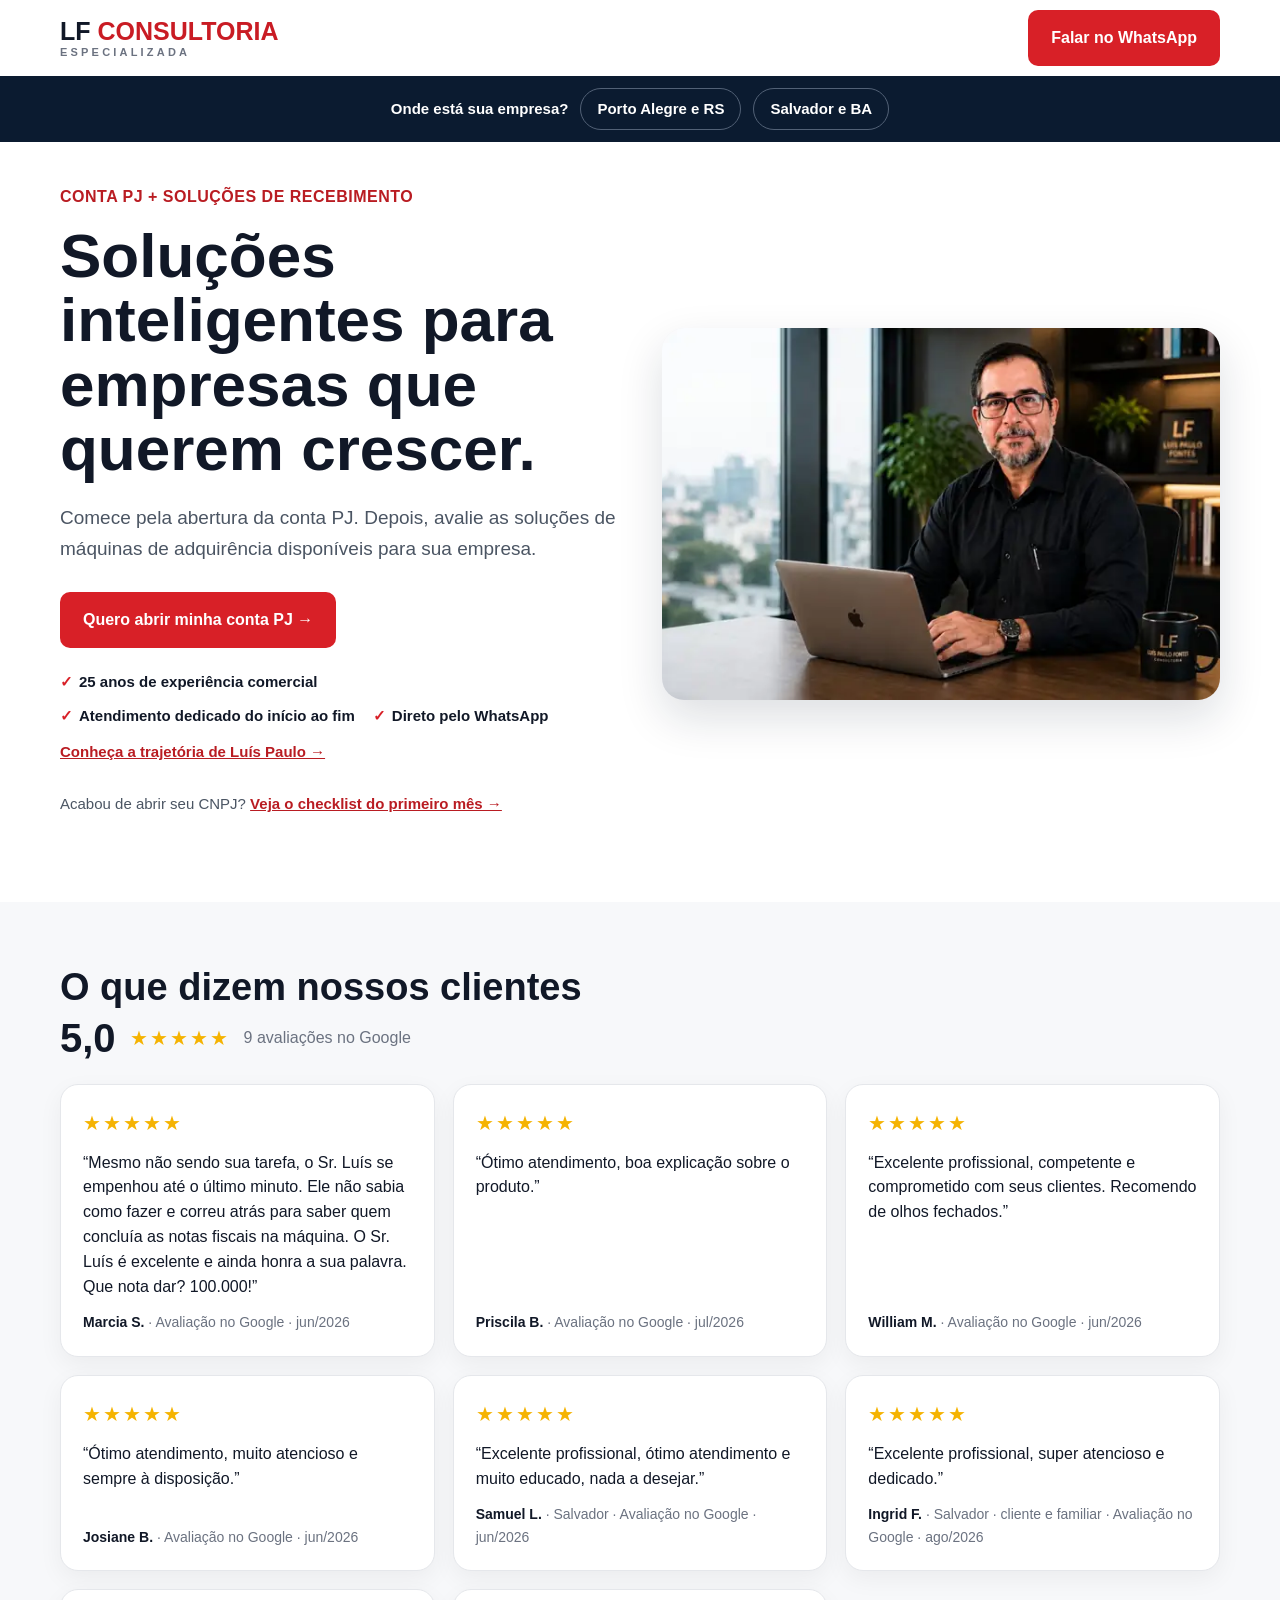
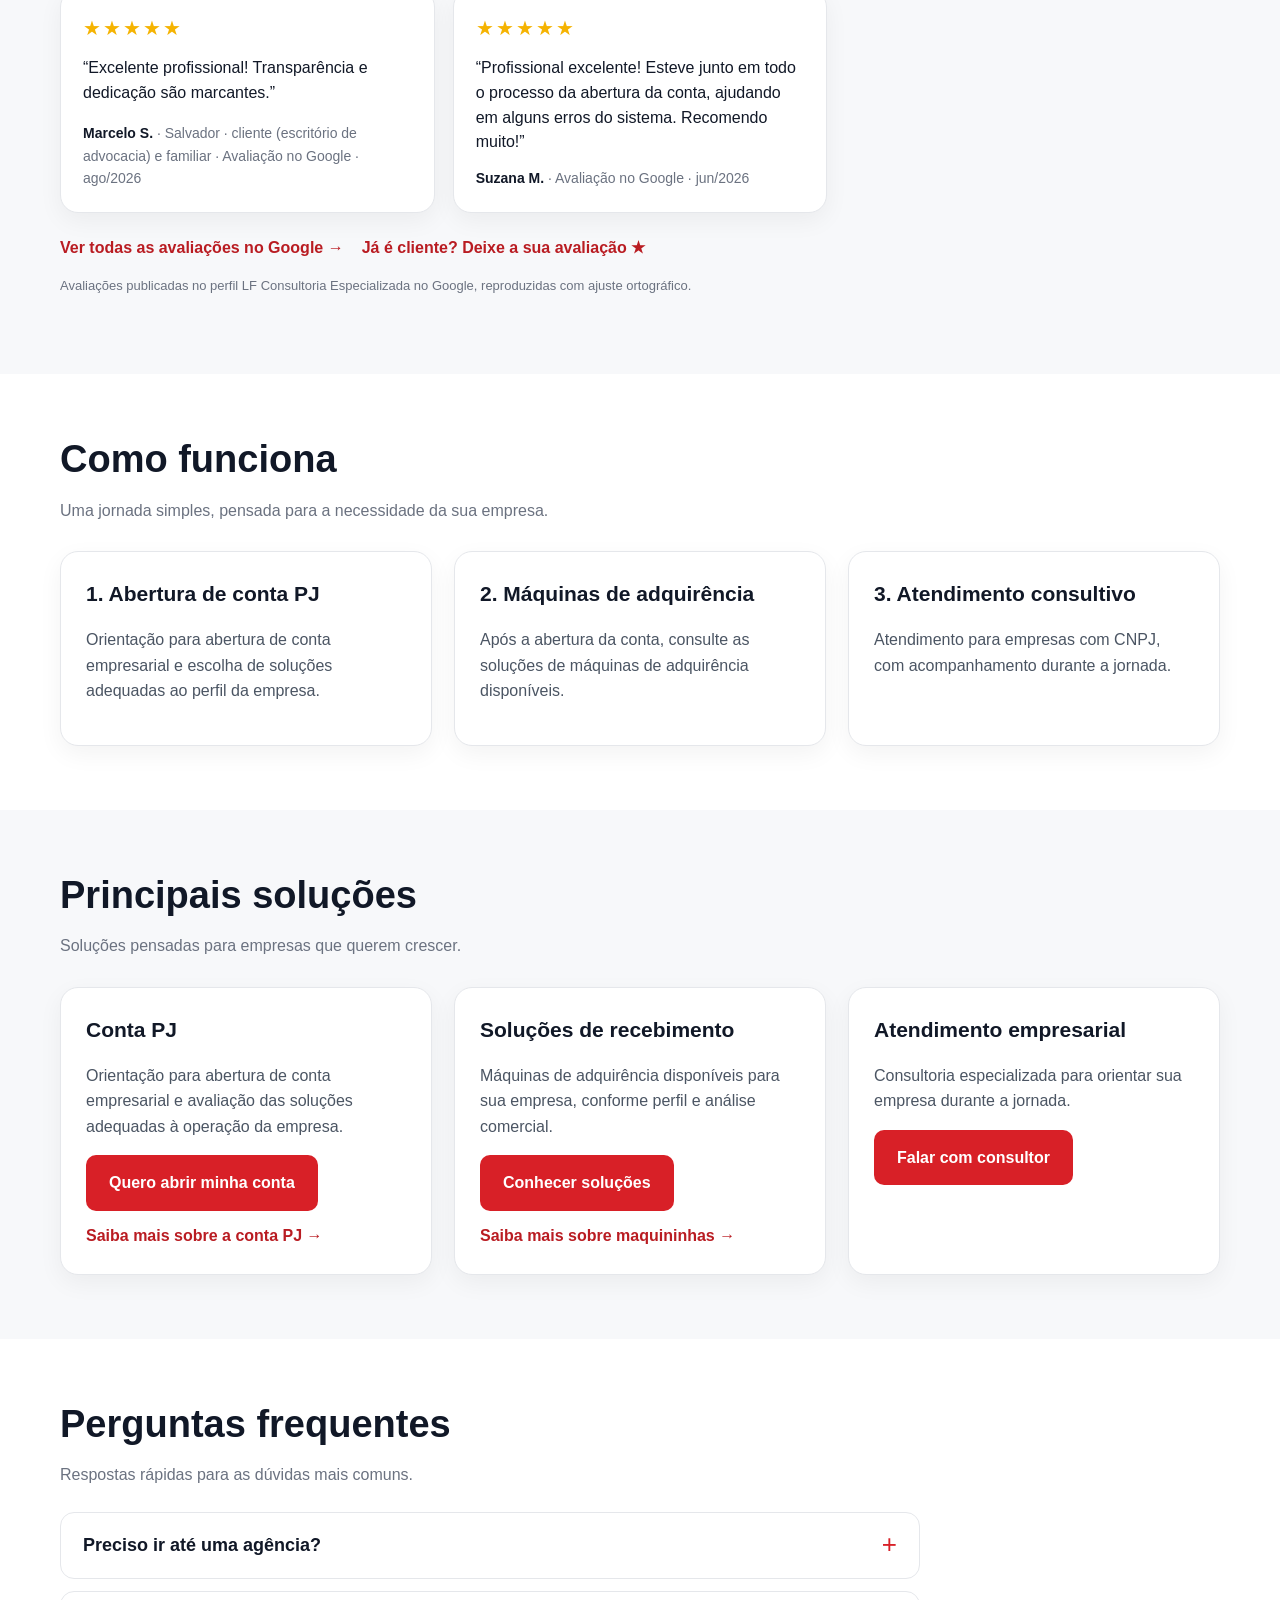
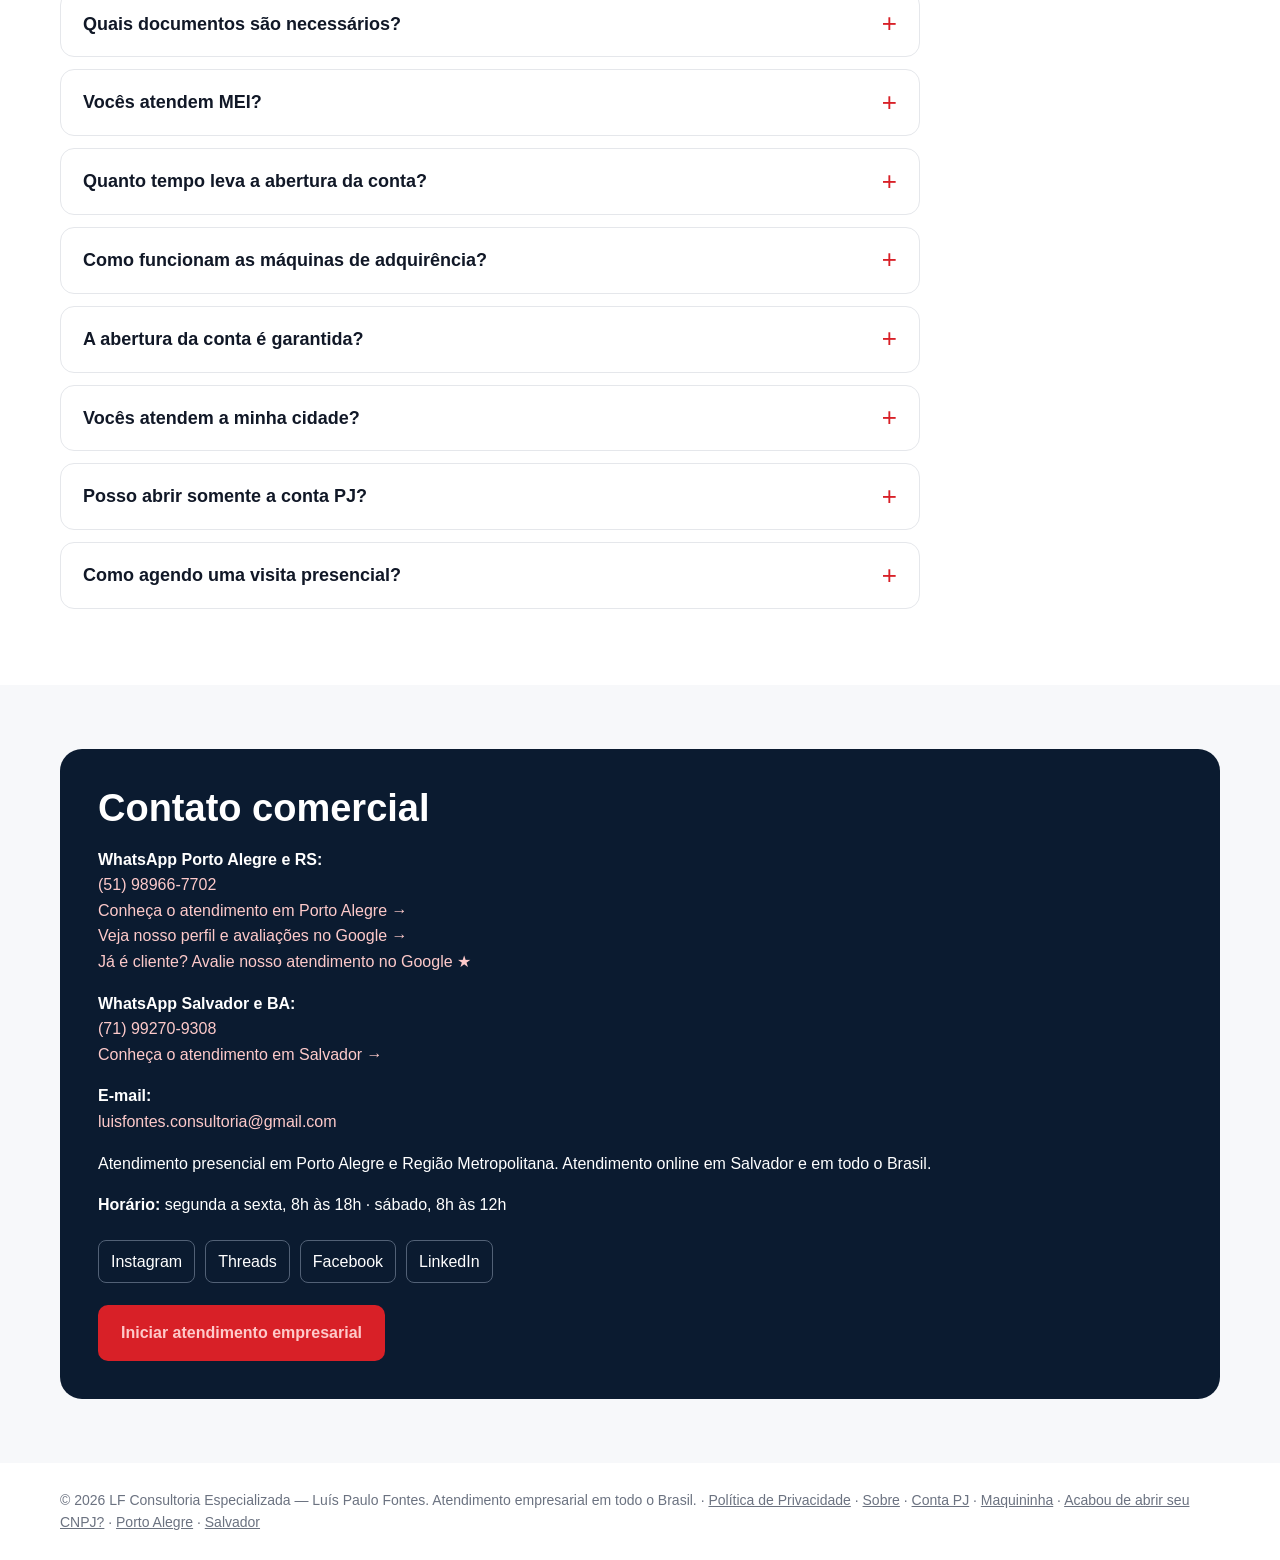
<file: index.html>
<!doctype html><html lang="pt-BR"><head><meta charset="utf-8"><meta name="viewport" content="width=device-width,initial-scale=1"><title>LF Consultoria Especializada | Conta PJ e Soluções de Recebimento</title><meta name="description" content="LF Consultoria Especializada — soluções empresariais, conta PJ e soluções de recebimento para empresas."><link rel="canonical" href="https://luisfontesconsultoria-hub.github.io/luisfontes.consultoria.github/"><meta name="theme-color" content="#0b1b30"><link rel="icon" href="data:image/svg+xml,%3Csvg%20xmlns%3D%22http%3A//www.w3.org/2000/svg%22%20viewBox%3D%220%200%2064%2064%22%3E%3Crect%20width%3D%2264%22%20height%3D%2264%22%20rx%3D%2212%22%20fill%3D%22%230b1b30%22/%3E%3Ctext%20x%3D%2232%22%20y%3D%2243%22%20font-family%3D%22Arial%2CHelvetica%2Csans-serif%22%20font-size%3D%2230%22%20font-weight%3D%22900%22%20text-anchor%3D%22middle%22%20fill%3D%22%23fff%22%3EL%3Ctspan%20fill%3D%22%23d82027%22%3EF%3C/tspan%3E%3C/text%3E%3C/svg%3E"><meta property="og:type" content="website"><meta property="og:locale" content="pt_BR"><meta property="og:site_name" content="LF Consultoria Especializada"><meta property="og:url" content="https://luisfontesconsultoria-hub.github.io/luisfontes.consultoria.github/"><meta property="og:title" content="LF Consultoria Especializada | Conta PJ e Soluções de Recebimento"><meta property="og:description" content="Abertura de conta PJ e soluções de recebimento para empresas. Atendimento em Porto Alegre, Salvador e online em todo o Brasil."><meta property="og:image" content="https://luisfontesconsultoria-hub.github.io/luisfontes.consultoria.github/og-image.jpg"><meta property="og:image:width" content="600"><meta property="og:image:height" content="400"><meta name="twitter:card" content="summary_large_image"><script type="application/ld+json">{"@context":"https://schema.org","@type":"FinancialService","@id":"https://luisfontesconsultoria-hub.github.io/luisfontes.consultoria.github/#empresa","name":"LF Consultoria Especializada","alternateName":["LF Consultoria","Luís Paulo Fontes Consultoria Especializada"],"description":"Orientação para abertura de conta PJ e soluções de recebimento para empresas.","url":"https://luisfontesconsultoria-hub.github.io/luisfontes.consultoria.github/","image":"https://luisfontesconsultoria-hub.github.io/luisfontes.consultoria.github/og-image.jpg","email":"luisfontes.consultoria@gmail.com","telephone":"+55-51-98966-7702","founder":{"@type":"Person","name":"Luís Paulo Fontes"},"areaServed":[{"@type":"City","name":"Porto Alegre"},{"@type":"AdministrativeArea","name":"Região Metropolitana de Porto Alegre"},{"@type":"City","name":"Salvador"},{"@type":"Country","name":"Brasil"}],"contactPoint":[{"@type":"ContactPoint","contactType":"sales","telephone":"+55-51-98966-7702","areaServed":"BR-RS","availableLanguage":"pt-BR"},{"@type":"ContactPoint","contactType":"sales","telephone":"+55-71-99270-9308","areaServed":"BR-BA","availableLanguage":"pt-BR"}],"openingHoursSpecification":[{"@type":"OpeningHoursSpecification","dayOfWeek":["Monday","Tuesday","Wednesday","Thursday","Friday"],"opens":"08:00","closes":"18:00"},{"@type":"OpeningHoursSpecification","dayOfWeek":"Saturday","opens":"08:00","closes":"12:00"}],"sameAs":["https://share.google/SbMFxW7CFNUa42hHd","https://www.instagram.com/luisfontes.consultoria","https://www.threads.com/@luisfontes.consultoria","https://www.facebook.com/share/1LJSUG6sh6/","https://www.linkedin.com/in/luis-paulo-fontes-da-silva-oliveira-146855129"],"hasMap":"https://share.google/SbMFxW7CFNUa42hHd"}</script><script async src="https://www.googletagmanager.com/gtag/js?id=AW-17752633586"></script><script>window.dataLayer=window.dataLayer||[];function gtag(){dataLayer.push(arguments)}gtag('js',new Date());gtag('config','AW-17752633586');function conv(){gtag('event','conversion',{send_to:'AW-17752633586/MYgbCPb__N4cEPLhjpFC',value:1,currency:'BRL'})}</script><style>*{box-sizing:border-box}body{margin:0;font-family:Arial,Helvetica,sans-serif;color:#111827;line-height:1.6}a{text-decoration:none}.wrap{width:min(1160px,calc(100% - 32px));margin:auto}header{height:76px;display:flex;align-items:center;justify-content:space-between}.brand{font-size:25px;font-weight:900}.brand span{color:#c91c24}.btn{display:inline-block;background:#d82027;color:#fff;font-weight:800;padding:15px 23px;border-radius:10px}.hero{padding:42px 0 58px}.hero-grid{display:grid;grid-template-columns:1fr 1fr;gap:44px;align-items:center}.tag{font-size:16px;font-weight:900;letter-spacing:.5px;color:#b91c22}.hero h1{font-size:clamp(40px,5vw,62px);line-height:1.04;margin:14px 0 22px}.hero p{font-size:19px;color:#4b5563;max-width:570px;margin-bottom:28px}.photo{overflow:hidden;border-radius:22px;background:#f3f4f6;box-shadow:0 18px 45px #0b1b3024}.photo img{display:block;width:100%;height:auto}.section{padding:64px 0}.alt{background:#f7f8fa}h2{font-size:38px;line-height:1.15;margin:0 0 8px}.muted{color:#6b7280}.cards{display:grid;grid-template-columns:repeat(3,1fr);gap:22px;margin-top:28px}.card{background:#fff;border:1px solid #e5e7eb;border-radius:18px;padding:25px;box-shadow:0 8px 24px #0000000d}.card h3{font-size:21px;margin:0 0 10px}.card p{color:#4b5563}.contact{background:#0b1b30;color:#fff;border-radius:22px;padding:38px}.contact h2{color:#fff}.contact a{color:#fecaca}.socials{display:flex;flex-wrap:wrap;gap:10px;margin:22px 0}.socials a{color:#fff;border:1px solid #526176;padding:8px 12px;border-radius:8px}.faq{max-width:860px;margin-top:24px}.faq details{border:1px solid #e5e7eb;border-radius:14px;background:#fff;margin:0 0 12px}.faq summary{cursor:pointer;list-style:none;padding:18px 52px 18px 22px;font-weight:800;font-size:18px;position:relative}.faq summary::-webkit-details-marker{display:none}.faq summary::after{content:"+";position:absolute;right:22px;top:50%;transform:translateY(-50%);font-size:26px;font-weight:400;color:#d82027}.faq details[open] summary::after{content:"−"}.faq summary:focus-visible{outline:3px solid #111827;outline-offset:2px;border-radius:14px}.faq details p{margin:0;padding:0 22px 20px;color:#4b5563}.cities{background:#0b1b30;color:#fff}.cities .wrap{display:flex;align-items:center;justify-content:center;gap:12px;flex-wrap:wrap;padding:12px 0}.cities .q{font-weight:800;font-size:15px}.cities a{display:inline-block;color:#fff;border:1px solid #526176;border-radius:999px;padding:8px 16px;font-weight:800;font-size:15px}.cities a:hover{border-color:#fff}.cities a.on{background:#d82027;border-color:#d82027}.cities a:focus-visible{outline:3px solid #fff;outline-offset:2px}@media(max-width:800px){.cities .wrap{gap:8px;padding:10px 0}.cities .q{width:100%;text-align:center;font-size:14px}.cities a{font-size:14px;padding:8px 14px}}.footer{padding:26px 0;color:#6b7280;font-size:14px}.footer a{color:#6b7280;text-decoration:underline}.wa-float{display:none}@media(max-width:800px){.wrap{width:min(100% - 26px,1160px)}header{height:68px}.brand{font-size:22px}header .btn{display:none}.hero{padding:25px 0 42px}.hero-grid,.cards{grid-template-columns:1fr}.hero h1{font-size:42px}.hero p{font-size:17px}.photo{order:-1}.wa-float{display:block;position:fixed;left:13px;right:13px;bottom:12px;z-index:50;text-align:center;box-shadow:0 10px 28px #0b1b3059;opacity:0;transform:translateY(16px);pointer-events:none;transition:opacity .25s,transform .25s}.wa-float.show{opacity:1;transform:none;pointer-events:auto}body{padding-bottom:78px}.section{padding:48px 0}h2{font-size:32px}}.brand{line-height:1.05}.brand small{display:block;font-size:11px;letter-spacing:3.2px;color:#6b7280;font-weight:800;margin-top:3px}.reviews-head{display:flex;align-items:center;gap:14px;flex-wrap:wrap;margin:8px 0 6px}.score{font-size:40px;font-weight:900;line-height:1}.stars{color:#f5b301;letter-spacing:2px;font-size:20px}.reviews{display:grid;grid-template-columns:repeat(3,1fr);gap:18px;margin-top:26px}.review{background:#fff;border:1px solid #e5e7eb;border-radius:18px;padding:22px;margin:0;display:flex;flex-direction:column;gap:12px;box-shadow:0 8px 24px #0000000d}.review blockquote{margin:0;color:#111827;font-size:16px;line-height:1.55}.review figcaption{margin-top:auto;color:#6b7280;font-size:14px}.review figcaption strong{color:#111827}.rv-links{margin-top:22px;display:flex;gap:18px;flex-wrap:wrap}.rv-links a{color:#b91c22;font-weight:800}@media(max-width:800px){.reviews{grid-template-columns:1fr}.score{font-size:34px}}.dif{list-style:none;padding:0;margin:22px 0 0;display:flex;flex-wrap:wrap;gap:10px 18px}.dif li{font-weight:700;font-size:15px;color:#111827}.dif li::before{content:"✓";color:#d82027;font-weight:900;margin-right:6px}</style></head><body><header class="wrap"><div class="brand">LF <span>CONSULTORIA</span><small>ESPECIALIZADA</small></div><a class="btn" href="https://wa.me/5551989667702?text=Ol%C3%A1%2C%20Lu%C3%ADs%20Paulo.%20Sou%20respons%C3%A1vel%20por%20uma%20empresa%20e%20vim%20pelo%20site." target="_blank" rel="noopener" onclick="conv()">Falar no WhatsApp</a></header><nav class="cities" aria-label="Escolha sua cidade"><div class="wrap"><span class="q">Onde está sua empresa?</span><a href="./porto-alegre/">Porto Alegre e RS</a><a href="./salvador/">Salvador e BA</a></div></nav><main><section class="hero"><div class="wrap hero-grid"><div><div class="tag">CONTA PJ + SOLUÇÕES DE RECEBIMENTO</div><h1>Soluções inteligentes para empresas que querem crescer.</h1><p>Comece pela abertura da conta PJ. Depois, avalie as soluções de máquinas de adquirência disponíveis para sua empresa.</p><a class="btn" href="https://wa.me/5551989667702?text=Ol%C3%A1%2C%20Lu%C3%ADs%20Paulo.%20Sou%20respons%C3%A1vel%20por%20uma%20empresa%20e%20quero%20conhecer%20a%20solu%C3%A7%C3%A3o%20de%20conta%20PJ." target="_blank" rel="noopener" onclick="conv()">Quero abrir minha conta PJ →</a><ul class="dif"><li>25 anos de experiência comercial</li><li>Atendimento dedicado do início ao fim</li><li>Direto pelo WhatsApp</li></ul><p class="alt2" style="margin-top:12px;font-size:15px"><a href="./sobre/" style="color:#b91c22;font-weight:800;text-decoration:underline">Conheça a trajetória de Luís Paulo →</a></p><p class="alt2" style="margin-top:14px;font-size:15px">Acabou de abrir seu CNPJ? <a href="./cnpj-novo/" style="color:#b91c22;font-weight:800;text-decoration:underline">Veja o checklist do primeiro mês →</a></p></div><div class="photo"><img src="[data-uri]" alt="Luís Paulo Fontes em atendimento empresarial" fetchpriority="high"></div></div></section><section class="section alt" id="avaliacoes"><div class="wrap"><h2>O que dizem nossos clientes</h2><div class="reviews-head"><span class="score">5,0</span><span class="stars" aria-label="Nota 5 de 5">★★★★★</span><span class="muted">9 avaliações no Google</span></div><div class="reviews"><figure class="review"><div class="stars" aria-label="5 de 5 estrelas">★★★★★</div><blockquote>“Mesmo não sendo sua tarefa, o Sr. Luís se empenhou até o último minuto. Ele não sabia como fazer e correu atrás para saber quem concluía as notas fiscais na máquina. O Sr. Luís é excelente e ainda honra a sua palavra. Que nota dar? 100.000!”</blockquote><figcaption><strong>Marcia S.</strong> · Avaliação no Google · jun/2026</figcaption></figure><figure class="review"><div class="stars" aria-label="5 de 5 estrelas">★★★★★</div><blockquote>“Ótimo atendimento, boa explicação sobre o produto.”</blockquote><figcaption><strong>Priscila B.</strong> · Avaliação no Google · jul/2026</figcaption></figure><figure class="review"><div class="stars" aria-label="5 de 5 estrelas">★★★★★</div><blockquote>“Excelente profissional, competente e comprometido com seus clientes. Recomendo de olhos fechados.”</blockquote><figcaption><strong>William M.</strong> · Avaliação no Google · jun/2026</figcaption></figure><figure class="review"><div class="stars" aria-label="5 de 5 estrelas">★★★★★</div><blockquote>“Ótimo atendimento, muito atencioso e sempre à disposição.”</blockquote><figcaption><strong>Josiane B.</strong> · Avaliação no Google · jun/2026</figcaption></figure><figure class="review"><div class="stars" aria-label="5 de 5 estrelas">★★★★★</div><blockquote>“Excelente profissional, ótimo atendimento e muito educado, nada a desejar.”</blockquote><figcaption><strong>Samuel L.</strong> · Salvador · Avaliação no Google · jun/2026</figcaption></figure><figure class="review"><div class="stars" aria-label="5 de 5 estrelas">★★★★★</div><blockquote>“Excelente profissional, super atencioso e dedicado.”</blockquote><figcaption><strong>Ingrid F.</strong> · Salvador · cliente e familiar · Avaliação no Google · ago/2026</figcaption></figure><figure class="review"><div class="stars" aria-label="5 de 5 estrelas">★★★★★</div><blockquote>“Excelente profissional! Transparência e dedicação são marcantes.”</blockquote><figcaption><strong>Marcelo S.</strong> · Salvador · cliente (escritório de advocacia) e familiar · Avaliação no Google · ago/2026</figcaption></figure><figure class="review"><div class="stars" aria-label="5 de 5 estrelas">★★★★★</div><blockquote>“Profissional excelente! Esteve junto em todo o processo da abertura da conta, ajudando em alguns erros do sistema. Recomendo muito!”</blockquote><figcaption><strong>Suzana M.</strong> · Avaliação no Google · jun/2026</figcaption></figure></div><p class="rv-links"><a href="https://share.google/SbMFxW7CFNUa42hHd" target="_blank" rel="noopener">Ver todas as avaliações no Google →</a><a href="https://g.page/r/CeIYzFSqn0NKEBM/review" target="_blank" rel="noopener">Já é cliente? Deixe a sua avaliação ★</a></p><p class="muted" style="font-size:13px;margin-top:6px">Avaliações publicadas no perfil LF Consultoria Especializada no Google, reproduzidas com ajuste ortográfico.</p></div></section><section class="section"><div class="wrap"><h2>Como funciona</h2><p class="muted">Uma jornada simples, pensada para a necessidade da sua empresa.</p><div class="cards"><article class="card"><h3>1. Abertura de conta PJ</h3><p>Orientação para abertura de conta empresarial e escolha de soluções adequadas ao perfil da empresa.</p></article><article class="card"><h3>2. Máquinas de adquirência</h3><p>Após a abertura da conta, consulte as soluções de máquinas de adquirência disponíveis.</p></article><article class="card"><h3>3. Atendimento consultivo</h3><p>Atendimento para empresas com CNPJ, com acompanhamento durante a jornada.</p></article></div></div></section><section class="section alt"><div class="wrap"><h2>Principais soluções</h2><p class="muted">Soluções pensadas para empresas que querem crescer.</p><div class="cards"><article class="card"><h3>Conta PJ</h3><p>Orientação para abertura de conta empresarial e avaliação das soluções adequadas à operação da empresa.</p><a class="btn" href="https://wa.me/5551989667702?text=Ol%C3%A1%2C%20Lu%C3%ADs%20Paulo.%20Quero%20abrir%20minha%20conta%20PJ." target="_blank" rel="noopener" onclick="conv()">Quero abrir minha conta</a><p style="margin:12px 0 0"><a href="./conta-pj/" style="color:#b91c22;font-weight:800">Saiba mais sobre a conta PJ →</a></p></article><article class="card"><h3>Soluções de recebimento</h3><p>Máquinas de adquirência disponíveis para sua empresa, conforme perfil e análise comercial.</p><a class="btn" href="https://wa.me/5551989667702?text=Ol%C3%A1%2C%20Lu%C3%ADs%20Paulo.%20Quero%20conhecer%20as%20solu%C3%A7%C3%B5es%20de%20recebimento." target="_blank" rel="noopener" onclick="conv()">Conhecer soluções</a><p style="margin:12px 0 0"><a href="./maquininha/" style="color:#b91c22;font-weight:800">Saiba mais sobre maquininhas →</a></p></article><article class="card"><h3>Atendimento empresarial</h3><p>Consultoria especializada para orientar sua empresa durante a jornada.</p><a class="btn" href="https://wa.me/5551989667702?text=Ol%C3%A1%2C%20Lu%C3%ADs%20Paulo.%20Quero%20falar%20sobre%20minha%20empresa." target="_blank" rel="noopener" onclick="conv()">Falar com consultor</a></article></div></div></section><section class="section" id="perguntas"><div class="wrap"><h2>Perguntas frequentes</h2><p class="muted">Respostas rápidas para as dúvidas mais comuns.</p><div class="faq"><details><summary>Preciso ir até uma agência?</summary><p>O atendimento começa pelo WhatsApp e boa parte da jornada pode ser feita a distância. Se alguma etapa exigir atendimento presencial, você é avisado com antecedência.</p></details><details><summary>Quais documentos são necessários?</summary><p>Depende do tipo de empresa (ME, LTDA, entre outros). No primeiro contato, você recebe a lista exata de documentos para o seu caso.</p></details><details><summary>Vocês atendem MEI?</summary><p>No momento, não. O atendimento é voltado a empresas que não são MEI. Se a sua empresa é ME, LTDA ou de outra natureza jurídica, fale com a gente.</p></details><details><summary>Quanto tempo leva a abertura da conta?</summary><p>O prazo varia conforme a documentação e a análise da instituição financeira. Você acompanha cada etapa com o seu consultor.</p></details><details><summary>Como funcionam as máquinas de adquirência?</summary><p>As soluções de recebimento são apresentadas após a abertura da conta PJ, conforme o perfil da empresa e a análise comercial.</p></details><details><summary>A abertura da conta é garantida?</summary><p>Não. A abertura de conta e a contratação de soluções dependem da análise e das políticas da instituição financeira. Nosso papel é orientar e acompanhar todo o processo.</p></details><details><summary>Vocês atendem a minha cidade?</summary><p>Atendimento presencial em Porto Alegre e Região Metropolitana. Em Salvador, atendimento online e visitas presenciais a partir de janeiro. No restante do Brasil, o atendimento é online.</p></details><details><summary>Posso abrir somente a conta PJ?</summary><p>Sim. A maquininha é uma opção apresentada depois da abertura da conta, quando fizer sentido para a sua empresa. Você pode seguir apenas com a conta.</p></details><details><summary>Como agendo uma visita presencial?</summary><p>Envie pelo WhatsApp a sua cidade e uma sugestão de dia e horário. Há visitas presenciais em Porto Alegre e Região Metropolitana; em Salvador, a partir de janeiro. A visita fica marcada após a confirmação da agenda.</p></details></div></div></section><section class="section alt"><div class="wrap"><div class="contact"><h2>Contato comercial</h2><p><strong>WhatsApp Porto Alegre e RS:</strong><br><a href="https://wa.me/5551989667702" target="_blank" rel="noopener" onclick="conv()">(51) 98966-7702</a><br><a href="./porto-alegre/">Conheça o atendimento em Porto Alegre →</a><br><a href="https://share.google/SbMFxW7CFNUa42hHd" target="_blank" rel="noopener">Veja nosso perfil e avaliações no Google →</a><br><a href="https://g.page/r/CeIYzFSqn0NKEBM/review" target="_blank" rel="noopener">Já é cliente? Avalie nosso atendimento no Google ★</a></p><p><strong>WhatsApp Salvador e BA:</strong><br><a href="https://wa.me/5571992709308?text=Ol%C3%A1%2C%20Lu%C3%ADs%20Paulo.%20Sou%20de%20Salvador%20e%20quero%20falar%20sobre%20minha%20empresa." target="_blank" rel="noopener" onclick="conv()">(71) 99270-9308</a><br><a href="./salvador/">Conheça o atendimento em Salvador →</a></p><p><strong>E-mail:</strong><br><a href="mailto:luisfontes.consultoria@gmail.com">luisfontes.consultoria@gmail.com</a></p><p>Atendimento presencial em Porto Alegre e Região Metropolitana. Atendimento online em Salvador e em todo o Brasil.</p><p><strong>Horário:</strong> segunda a sexta, 8h às 18h · sábado, 8h às 12h</p><div class="socials"><a href="https://www.instagram.com/luisfontes.consultoria" target="_blank" rel="noopener">Instagram</a><a href="https://www.threads.com/@luisfontes.consultoria" target="_blank" rel="noopener">Threads</a><a href="https://www.facebook.com/share/1LJSUG6sh6/" target="_blank" rel="noopener">Facebook</a><a href="https://www.linkedin.com/in/luis-paulo-fontes-da-silva-oliveira-146855129" target="_blank" rel="noopener">LinkedIn</a></div><a class="btn" href="https://wa.me/5551989667702?text=Ol%C3%A1%2C%20Lu%C3%ADs%20Paulo.%20Quero%20iniciar%20meu%20atendimento%20empresarial." target="_blank" rel="noopener" onclick="conv()">Iniciar atendimento empresarial</a></div></div></section></main><footer class="wrap footer">© 2026 LF Consultoria Especializada — Luís Paulo Fontes. Atendimento empresarial em todo o Brasil. · <a href="./privacidade.html">Política de Privacidade</a> · <a href="./sobre/">Sobre</a> · <a href="./conta-pj/">Conta PJ</a> · <a href="./maquininha/">Maquininha</a> · <a href="./cnpj-novo/">Acabou de abrir seu CNPJ?</a> · <a href="./porto-alegre/">Porto Alegre</a> · <a href="./salvador/">Salvador</a></footer><a class="btn wa-float" href="https://wa.me/5551989667702?text=Ol%C3%A1%2C%20Lu%C3%ADs%20Paulo.%20Sou%20respons%C3%A1vel%20por%20uma%20empresa%20e%20vim%20pelo%20site." target="_blank" rel="noopener" onclick="conv()">Falar no WhatsApp</a><script>(function(){var f=document.querySelector(".wa-float");if(!f)return;function u(){f.classList.toggle("show",window.scrollY>520)}window.addEventListener("scroll",u,{passive:true});u()})();</script><script src="./sdr-bridge.js" defer></script></body></html>
</file>
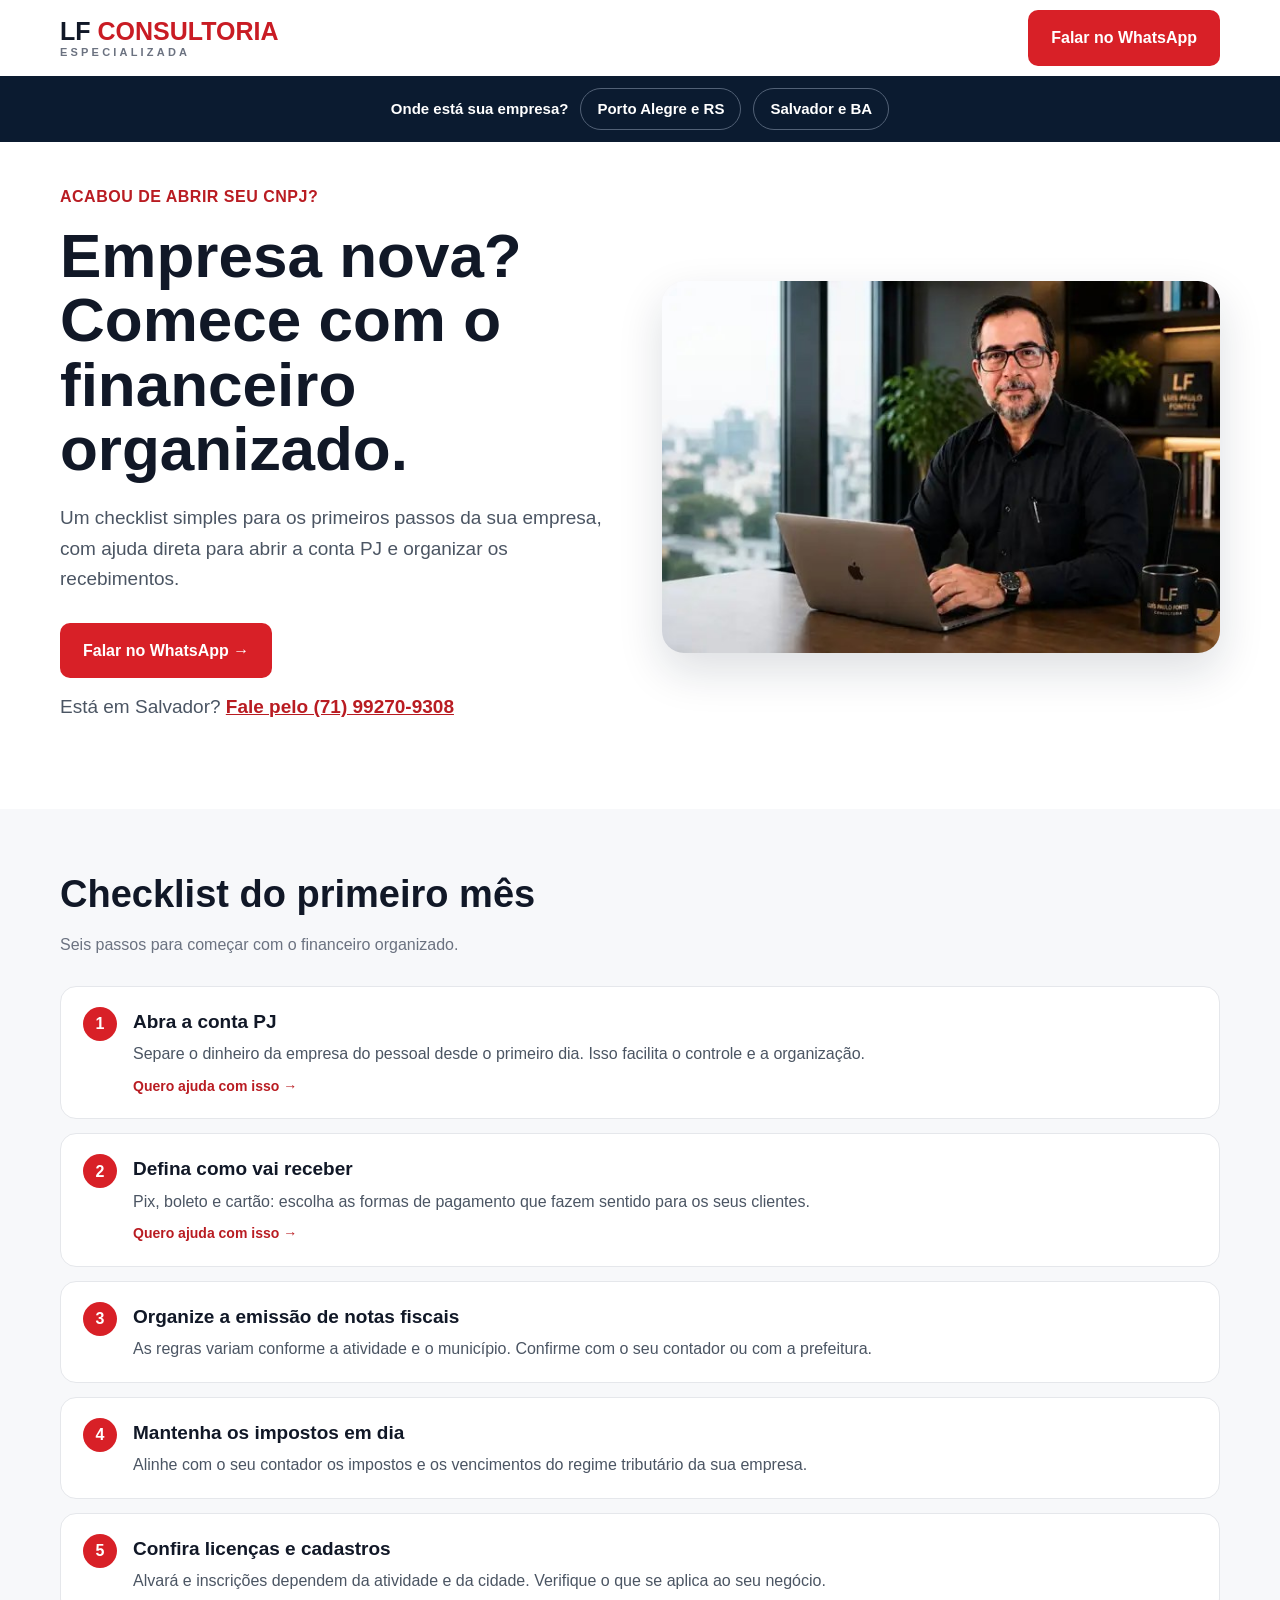
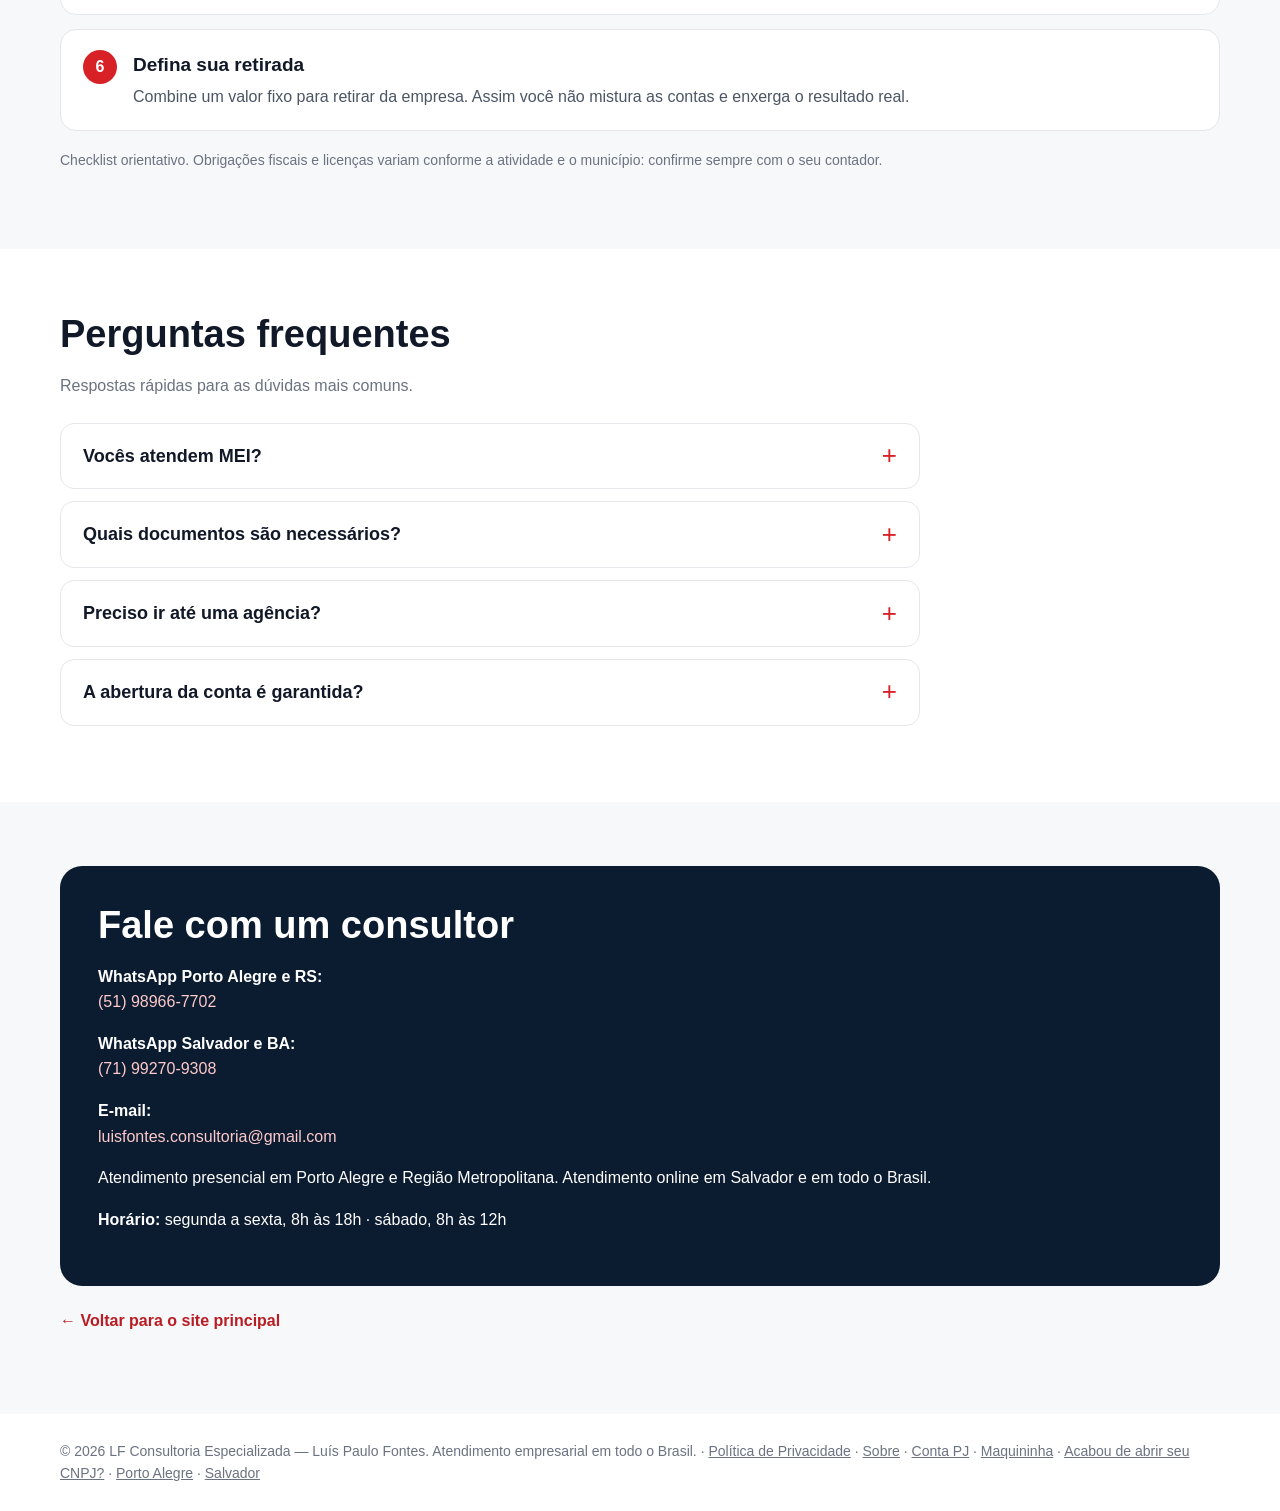
<file: cnpj-novo/index.html>
<!doctype html><html lang="pt-BR"><head><meta charset="utf-8"><meta name="viewport" content="width=device-width,initial-scale=1"><title>Acabou de abrir seu CNPJ? | LF Consultoria Especializada</title><meta name="description" content="Checklist do primeiro mês para empresas recém-abertas e ajuda direta com conta PJ e soluções de recebimento. Porto Alegre, Salvador e online."><link rel="canonical" href="https://luisfontesconsultoria-hub.github.io/luisfontes.consultoria.github/cnpj-novo/"><meta name="theme-color" content="#0b1b30"><link rel="icon" href="data:image/svg+xml,%3Csvg%20xmlns%3D%22http%3A//www.w3.org/2000/svg%22%20viewBox%3D%220%200%2064%2064%22%3E%3Crect%20width%3D%2264%22%20height%3D%2264%22%20rx%3D%2212%22%20fill%3D%22%230b1b30%22/%3E%3Ctext%20x%3D%2232%22%20y%3D%2243%22%20font-family%3D%22Arial%2CHelvetica%2Csans-serif%22%20font-size%3D%2230%22%20font-weight%3D%22900%22%20text-anchor%3D%22middle%22%20fill%3D%22%23fff%22%3EL%3Ctspan%20fill%3D%22%23d82027%22%3EF%3C/tspan%3E%3C/text%3E%3C/svg%3E"><meta property="og:type" content="website"><meta property="og:locale" content="pt_BR"><meta property="og:site_name" content="LF Consultoria Especializada"><meta property="og:url" content="https://luisfontesconsultoria-hub.github.io/luisfontes.consultoria.github/cnpj-novo/"><meta property="og:title" content="Acabou de abrir seu CNPJ? | LF Consultoria Especializada"><meta property="og:description" content="Checklist do primeiro mês para empresas recém-abertas e ajuda direta com conta PJ e soluções de recebimento. Porto Alegre, Salvador e online."><meta property="og:image" content="https://luisfontesconsultoria-hub.github.io/luisfontes.consultoria.github/og-image.jpg"><meta property="og:image:width" content="600"><meta property="og:image:height" content="400"><meta name="twitter:card" content="summary_large_image"><script type="application/ld+json">{"@context":"https://schema.org","@type":"WebPage","name":"Acabou de abrir seu CNPJ? | LF Consultoria Especializada","url":"https://luisfontesconsultoria-hub.github.io/luisfontes.consultoria.github/cnpj-novo/","about":{"@id":"https://luisfontesconsultoria-hub.github.io/luisfontes.consultoria.github/#empresa"},"inLanguage":"pt-BR"}</script><script async src="https://www.googletagmanager.com/gtag/js?id=AW-17752633586"></script><script>window.dataLayer=window.dataLayer||[];function gtag(){dataLayer.push(arguments)}gtag('js',new Date());gtag('config','AW-17752633586');function conv(){gtag('event','conversion',{send_to:'AW-17752633586/MYgbCPb__N4cEPLhjpFC',value:1,currency:'BRL'})}</script><style>*{box-sizing:border-box}body{margin:0;font-family:Arial,Helvetica,sans-serif;color:#111827;line-height:1.6}a{text-decoration:none}.wrap{width:min(1160px,calc(100% - 32px));margin:auto}header{height:76px;display:flex;align-items:center;justify-content:space-between}.brand{font-size:25px;font-weight:900}.brand span{color:#c91c24}.btn{display:inline-block;background:#d82027;color:#fff;font-weight:800;padding:15px 23px;border-radius:10px}.hero{padding:42px 0 58px}.hero-grid{display:grid;grid-template-columns:1fr 1fr;gap:44px;align-items:center}.tag{font-size:16px;font-weight:900;letter-spacing:.5px;color:#b91c22}.hero h1{font-size:clamp(40px,5vw,62px);line-height:1.04;margin:14px 0 22px}.hero p{font-size:19px;color:#4b5563;max-width:570px;margin-bottom:28px}.photo{overflow:hidden;border-radius:22px;background:#f3f4f6;box-shadow:0 18px 45px #0b1b3024}.photo img{display:block;width:100%;height:auto;aspect-ratio:3/2;object-fit:cover}.section{padding:64px 0}.alt{background:#f7f8fa}h2{font-size:38px;line-height:1.15;margin:0 0 8px}.muted{color:#6b7280}.cards{display:grid;grid-template-columns:repeat(3,1fr);gap:22px;margin-top:28px}.card{background:#fff;border:1px solid #e5e7eb;border-radius:18px;padding:25px;box-shadow:0 8px 24px #0000000d}.card h3{font-size:21px;margin:0 0 10px}.card p{color:#4b5563}.contact{background:#0b1b30;color:#fff;border-radius:22px;padding:38px}.contact h2{color:#fff}.contact a{color:#fecaca}.socials{display:flex;flex-wrap:wrap;gap:10px;margin:22px 0}.socials a{color:#fff;border:1px solid #526176;padding:8px 12px;border-radius:8px}.faq{max-width:860px;margin-top:24px}.faq details{border:1px solid #e5e7eb;border-radius:14px;background:#fff;margin:0 0 12px}.faq summary{cursor:pointer;list-style:none;padding:18px 52px 18px 22px;font-weight:800;font-size:18px;position:relative}.faq summary::-webkit-details-marker{display:none}.faq summary::after{content:"+";position:absolute;right:22px;top:50%;transform:translateY(-50%);font-size:26px;font-weight:400;color:#d82027}.faq details[open] summary::after{content:"−"}.faq summary:focus-visible{outline:3px solid #111827;outline-offset:2px;border-radius:14px}.faq details p{margin:0;padding:0 22px 20px;color:#4b5563}.cities{background:#0b1b30;color:#fff}.cities .wrap{display:flex;align-items:center;justify-content:center;gap:12px;flex-wrap:wrap;padding:12px 0}.cities .q{font-weight:800;font-size:15px}.cities a{display:inline-block;color:#fff;border:1px solid #526176;border-radius:999px;padding:8px 16px;font-weight:800;font-size:15px}.cities a:hover{border-color:#fff}.cities a.on{background:#d82027;border-color:#d82027}.cities a:focus-visible{outline:3px solid #fff;outline-offset:2px}@media(max-width:800px){.cities .wrap{gap:8px;padding:10px 0}.cities .q{width:100%;text-align:center;font-size:14px}.cities a{font-size:14px;padding:8px 14px}}.footer{padding:26px 0;color:#6b7280;font-size:14px}.footer a{color:#6b7280;text-decoration:underline}.wa-float{display:none}@media(max-width:800px){.wrap{width:min(100% - 26px,1160px)}header{height:68px}.brand{font-size:22px}header .btn{display:none}.hero{padding:25px 0 42px}.hero-grid,.cards{grid-template-columns:1fr}.hero h1{font-size:42px}.hero p{font-size:17px}.photo{order:-1}.wa-float{display:block;position:fixed;left:13px;right:13px;bottom:12px;z-index:50;text-align:center;box-shadow:0 10px 28px #0b1b3059;opacity:0;transform:translateY(16px);pointer-events:none;transition:opacity .25s,transform .25s}.wa-float.show{opacity:1;transform:none;pointer-events:auto}body{padding-bottom:78px}.section{padding:48px 0}h2{font-size:32px}}.check{list-style:none;padding:0;margin:28px 0 0;display:grid;gap:14px;counter-reset:c}.check li{counter-increment:c;background:#fff;border:1px solid #e5e7eb;border-radius:16px;padding:20px 22px 20px 72px;position:relative}.check li::before{content:counter(c);position:absolute;left:22px;top:20px;width:34px;height:34px;border-radius:50%;background:#d82027;color:#fff;font-weight:900;display:flex;align-items:center;justify-content:center}.check h3{margin:0 0 4px;font-size:19px}.check p{margin:0;color:#4b5563}.check .help{display:inline-block;margin-top:8px;font-weight:800;color:#b91c22;font-size:14px}.note{font-size:14px;color:#6b7280;margin-top:18px}.alt2{margin-top:14px;font-size:15px}.alt2 a{color:#b91c22;font-weight:800;text-decoration:underline}.back{color:#b91c22;font-weight:700}.cards4{grid-template-columns:repeat(4,1fr)}@media(max-width:800px){.cards4{grid-template-columns:1fr}.check li{padding-left:64px}.check li::before{left:16px}}.brand{line-height:1.05}.brand small{display:block;font-size:11px;letter-spacing:3.2px;color:#6b7280;font-weight:800;margin-top:3px}</style></head><body><header class="wrap"><a class="brand" href="../" style="color:#111827">LF <span>CONSULTORIA</span><small>ESPECIALIZADA</small></a><a class="btn" href="https://wa.me/5551989667702?text=Ol%C3%A1%2C%20Lu%C3%ADs%20Paulo.%20Vim%20pela%20p%C3%A1gina%20Acabou%20de%20abrir%20seu%20CNPJ%20e%20quero%20falar%20sobre%20minha%20empresa." target="_blank" rel="noopener" onclick="conv()">Falar no WhatsApp</a></header><nav class="cities" aria-label="Escolha sua cidade"><div class="wrap"><span class="q">Onde está sua empresa?</span><a href="../porto-alegre/">Porto Alegre e RS</a><a href="../salvador/">Salvador e BA</a></div></nav><main><section class="hero"><div class="wrap hero-grid"><div><div class="tag">ACABOU DE ABRIR SEU CNPJ?</div><h1>Empresa nova? Comece com o financeiro organizado.</h1><p>Um checklist simples para os primeiros passos da sua empresa, com ajuda direta para abrir a conta PJ e organizar os recebimentos.</p><a class="btn" href="https://wa.me/5551989667702?text=Ol%C3%A1%2C%20Lu%C3%ADs%20Paulo.%20Vim%20pela%20p%C3%A1gina%20Acabou%20de%20abrir%20seu%20CNPJ%20e%20quero%20mais%20informa%C3%A7%C3%B5es." target="_blank" rel="noopener" onclick="conv()">Falar no WhatsApp →</a><p class="alt2">Está em Salvador? <a href="https://wa.me/5571992709308?text=Ol%C3%A1%2C%20Lu%C3%ADs%20Paulo.%20Sou%20de%20Salvador%2C%20vim%20pela%20p%C3%A1gina%20Acabou%20de%20abrir%20seu%20CNPJ%20e%20quero%20mais%20informa%C3%A7%C3%B5es." target="_blank" rel="noopener" onclick="conv()">Fale pelo (71) 99270-9308</a></p></div><div class="photo"><img src="../og-image.jpg" alt="Luís Paulo Fontes em atendimento empresarial" width="600" height="400" fetchpriority="high"></div></div></section><section class="section alt"><div class="wrap"><h2>Checklist do primeiro mês</h2><p class="muted">Seis passos para começar com o financeiro organizado.</p><ol class="check"><li><h3>Abra a conta PJ</h3><p>Separe o dinheiro da empresa do pessoal desde o primeiro dia. Isso facilita o controle e a organização.</p><a class="help" href="https://wa.me/5551989667702?text=Ol%C3%A1%2C%20Lu%C3%ADs%20Paulo.%20Vim%20pela%20p%C3%A1gina%20Acabou%20de%20abrir%20seu%20CNPJ%20e%20quero%20ajuda%20para%20abrir%20a%20conta%20PJ." target="_blank" rel="noopener" onclick="conv()">Quero ajuda com isso →</a></li><li><h3>Defina como vai receber</h3><p>Pix, boleto e cartão: escolha as formas de pagamento que fazem sentido para os seus clientes.</p><a class="help" href="https://wa.me/5551989667702?text=Ol%C3%A1%2C%20Lu%C3%ADs%20Paulo.%20Vim%20pela%20p%C3%A1gina%20Acabou%20de%20abrir%20seu%20CNPJ%20e%20quero%20ajuda%20para%20definir%20como%20vou%20receber." target="_blank" rel="noopener" onclick="conv()">Quero ajuda com isso →</a></li><li><h3>Organize a emissão de notas fiscais</h3><p>As regras variam conforme a atividade e o município. Confirme com o seu contador ou com a prefeitura.</p></li><li><h3>Mantenha os impostos em dia</h3><p>Alinhe com o seu contador os impostos e os vencimentos do regime tributário da sua empresa.</p></li><li><h3>Confira licenças e cadastros</h3><p>Alvará e inscrições dependem da atividade e da cidade. Verifique o que se aplica ao seu negócio.</p></li><li><h3>Defina sua retirada</h3><p>Combine um valor fixo para retirar da empresa. Assim você não mistura as contas e enxerga o resultado real.</p></li></ol><p class="note">Checklist orientativo. Obrigações fiscais e licenças variam conforme a atividade e o município: confirme sempre com o seu contador.</p></div></section><section class="section" id="perguntas"><div class="wrap"><h2>Perguntas frequentes</h2><p class="muted">Respostas rápidas para as dúvidas mais comuns.</p><div class="faq"><details><summary>Vocês atendem MEI?</summary><p>No momento, não. O atendimento é voltado a empresas que não são MEI. Se a sua empresa é ME, LTDA ou de outra natureza jurídica, fale com a gente.</p></details><details><summary>Quais documentos são necessários?</summary><p>Depende do tipo de empresa (ME, LTDA, entre outros). No primeiro contato, você recebe a lista exata de documentos para o seu caso.</p></details><details><summary>Preciso ir até uma agência?</summary><p>O atendimento começa pelo WhatsApp e boa parte da jornada pode ser feita a distância. Se alguma etapa exigir atendimento presencial, você é avisado com antecedência.</p></details><details><summary>A abertura da conta é garantida?</summary><p>Não. A abertura de conta e a contratação de soluções dependem da análise e das políticas da instituição financeira. Nosso papel é orientar e acompanhar todo o processo.</p></details></div></div></section><section class="section alt"><div class="wrap"><div class="contact"><h2>Fale com um consultor</h2><p><strong>WhatsApp Porto Alegre e RS:</strong><br><a href="https://wa.me/5551989667702?text=Ol%C3%A1%2C%20Lu%C3%ADs%20Paulo.%20Vim%20pela%20p%C3%A1gina%20Acabou%20de%20abrir%20seu%20CNPJ%20e%20quero%20falar%20sobre%20minha%20empresa." target="_blank" rel="noopener" onclick="conv()">(51) 98966-7702</a></p><p><strong>WhatsApp Salvador e BA:</strong><br><a href="https://wa.me/5571992709308?text=Ol%C3%A1%2C%20Lu%C3%ADs%20Paulo.%20Sou%20de%20Salvador%2C%20vim%20pela%20p%C3%A1gina%20Acabou%20de%20abrir%20seu%20CNPJ%20e%20quero%20falar%20sobre%20minha%20empresa." target="_blank" rel="noopener" onclick="conv()">(71) 99270-9308</a></p><p><strong>E-mail:</strong><br><a href="mailto:luisfontes.consultoria@gmail.com">luisfontes.consultoria@gmail.com</a></p><p>Atendimento presencial em Porto Alegre e Região Metropolitana. Atendimento online em Salvador e em todo o Brasil.</p><p><strong>Horário:</strong> segunda a sexta, 8h às 18h · sábado, 8h às 12h</p></div><p style="margin-top:22px"><a class="back" href="../">← Voltar para o site principal</a></p></div></section></main><footer class="wrap footer">© 2026 LF Consultoria Especializada — Luís Paulo Fontes. Atendimento empresarial em todo o Brasil. · <a href="../privacidade.html">Política de Privacidade</a> · <a href="../sobre/">Sobre</a> · <a href="../conta-pj/">Conta PJ</a> · <a href="../maquininha/">Maquininha</a> · <a href="../cnpj-novo/">Acabou de abrir seu CNPJ?</a> · <a href="../porto-alegre/">Porto Alegre</a> · <a href="../salvador/">Salvador</a></footer><a class="btn wa-float" href="https://wa.me/5551989667702?text=Ol%C3%A1%2C%20Lu%C3%ADs%20Paulo.%20Vim%20pela%20p%C3%A1gina%20Acabou%20de%20abrir%20seu%20CNPJ%20e%20quero%20falar%20sobre%20minha%20empresa." target="_blank" rel="noopener" onclick="conv()">Falar no WhatsApp</a><script>(function(){var f=document.querySelector(".wa-float");if(!f)return;function u(){f.classList.toggle("show",window.scrollY>520)}window.addEventListener("scroll",u,{passive:true});u()})();</script><script src="../sdr-bridge.js" defer></script></body></html>
</file>
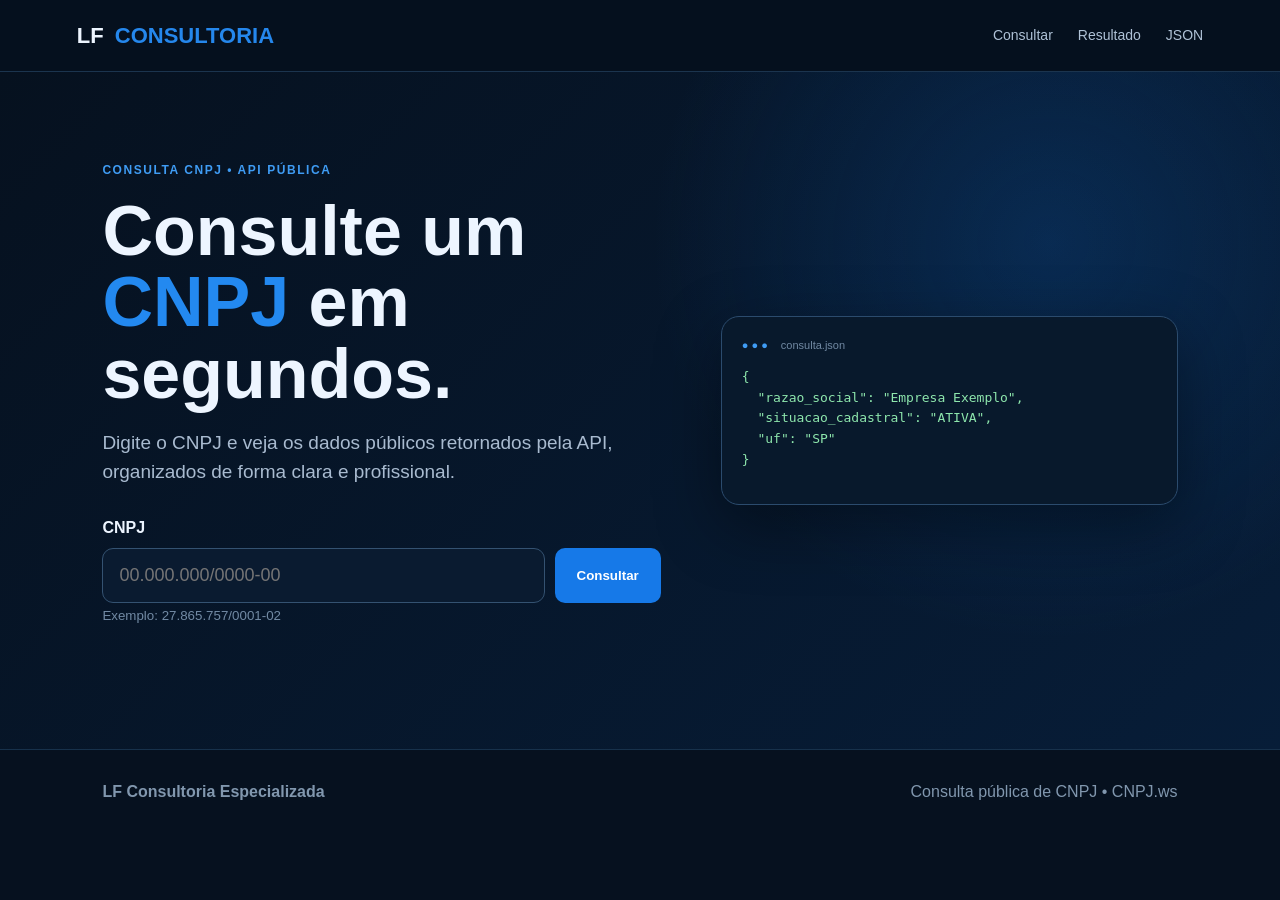
<file: consulta-cnpj/index.html>
<!DOCTYPE html><html lang="pt-BR"><head><meta charset="UTF-8"><meta name="viewport" content="width=device-width,initial-scale=1"><title>Consulta CNPJ | LF Consultoria Especializada</title><meta name="description" content="Consulta pública de CNPJ online."><link rel="stylesheet" href="style.css"></head><body><header class="top"><a class="brand" href="../">LF <b>CONSULTORIA</b></a><nav><a href="#consulta">Consultar</a><a href="#resultado">Resultado</a><a href="#json">JSON</a></nav></header><main><section class="hero" id="consulta"><div><span class="tag">CONSULTA CNPJ • API PÚBLICA</span><h1>Consulte um <em>CNPJ</em> em segundos.</h1><p>Digite o CNPJ e veja os dados públicos retornados pela API, organizados de forma clara e profissional.</p><form id="form"><label for="cnpj">CNPJ</label><div class="row"><input id="cnpj" inputmode="numeric" autocomplete="off" maxlength="18" placeholder="00.000.000/0000-00"><button id="btn">Consultar</button></div><small>Exemplo: 27.865.757/0001-02</small></form><div id="status" class="status"></div></div><div class="terminal"><div class="dots">● ● ● <span>consulta.json</span></div><pre>{
  "razao_social": "Empresa Exemplo",
  "situacao_cadastral": "ATIVA",
  "uf": "SP"
}</pre></div></section><section class="section hidden" id="resultado"><div class="head"><div><span class="tag">RESULTADO</span><h2>Dados da empresa</h2></div><div class="actions"><button id="copy">Copiar JSON</button><button id="raw">Ver JSON bruto</button></div></div><div id="summary" class="summary"></div><div id="data" class="cards"></div></section><section class="section hidden" id="json"><div class="head"><div><span class="tag">DADOS COMPLETOS</span><h2>JSON bruto</h2></div><span id="count" class="muted"></span></div><pre id="output" class="json"></pre></section></main><footer><b>LF Consultoria Especializada</b><span>Consulta pública de CNPJ • CNPJ.ws</span></footer><script src="script.js"></script></body></html>
</file>
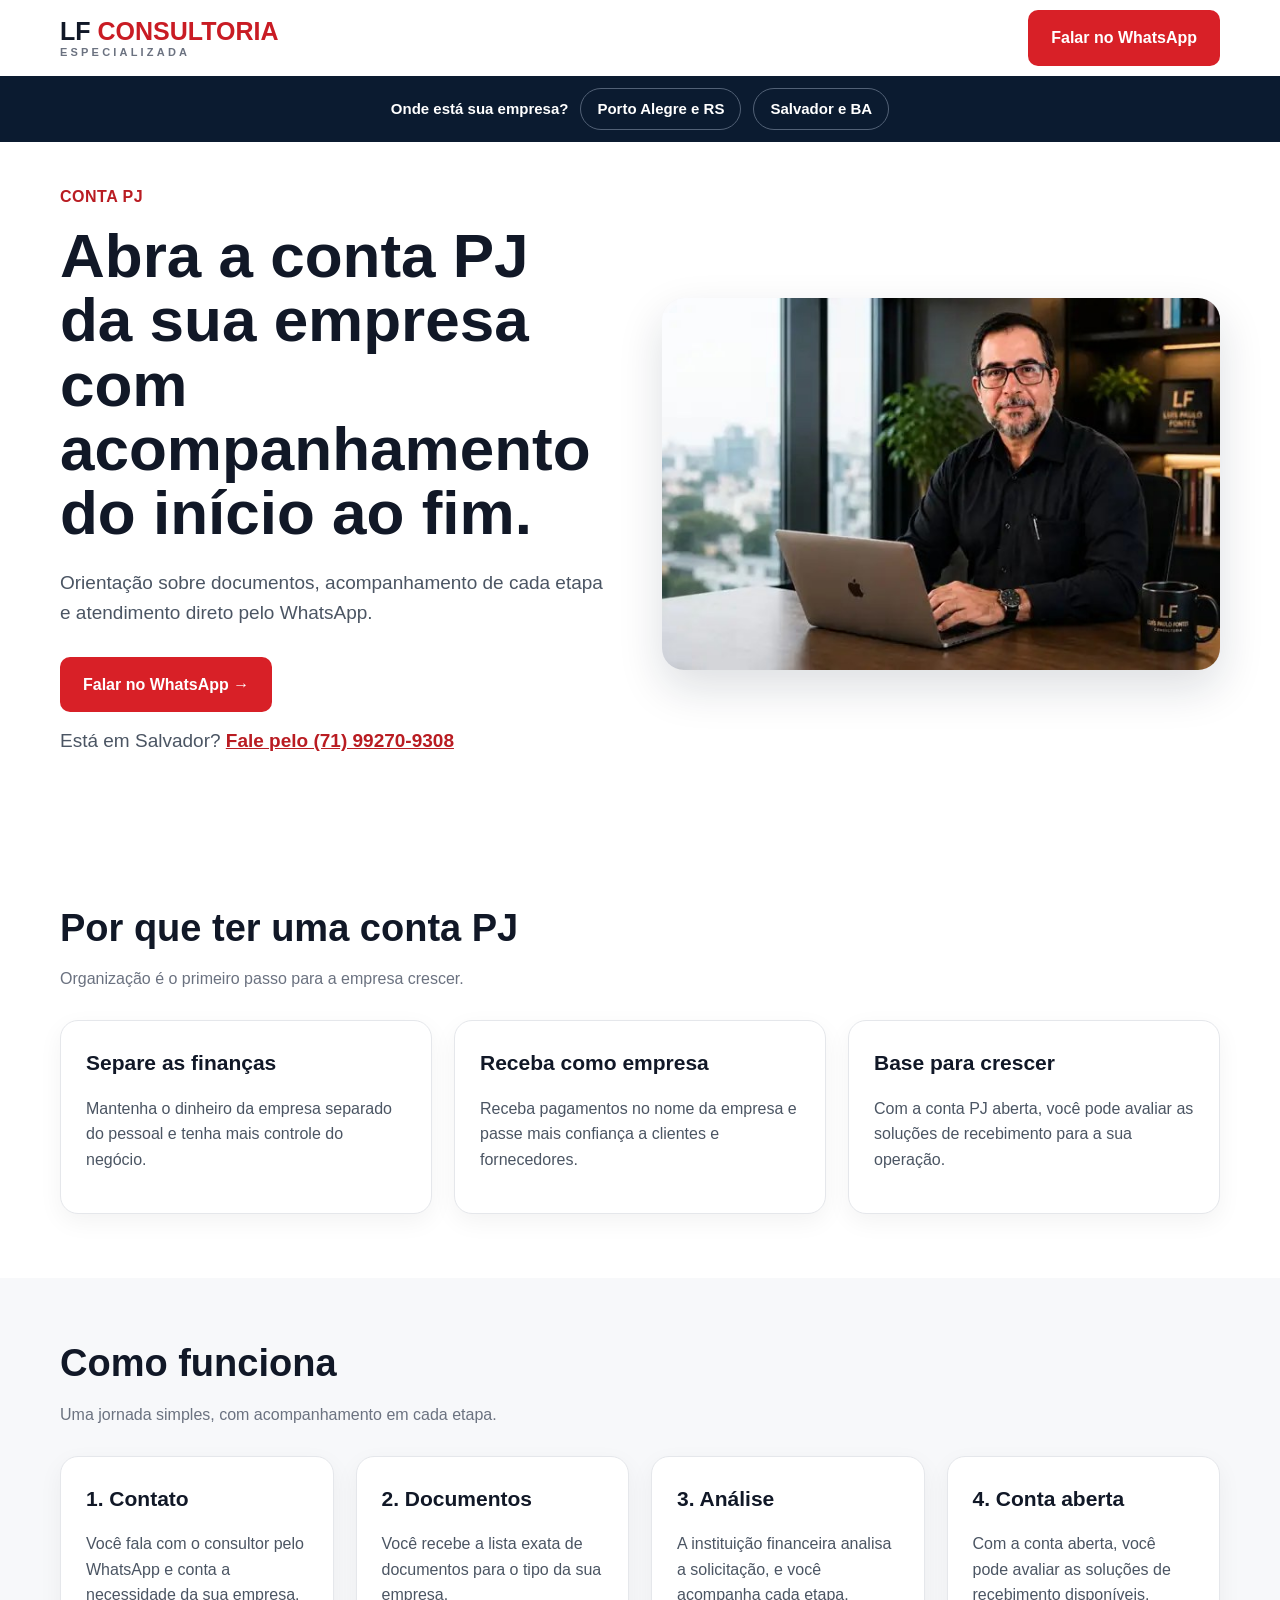
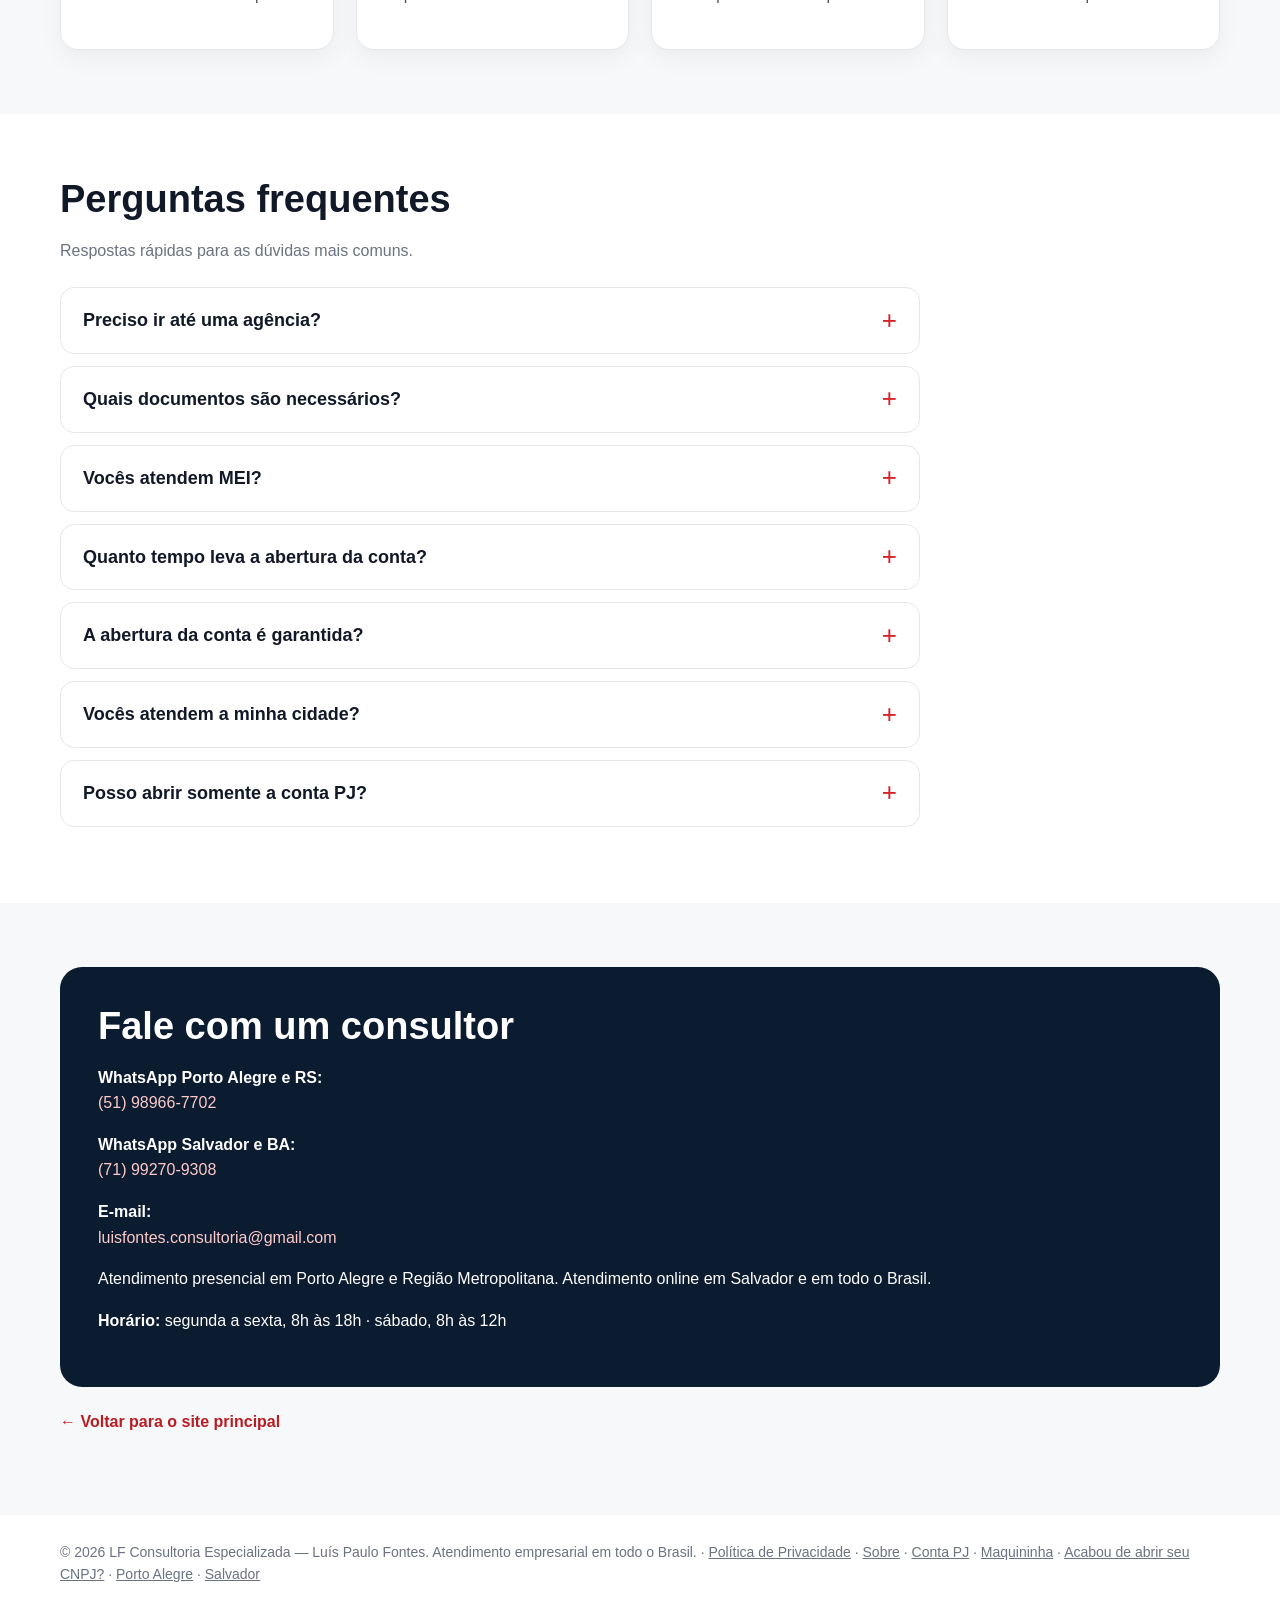
<file: conta-pj/index.html>
<!doctype html><html lang="pt-BR"><head><meta charset="utf-8"><meta name="viewport" content="width=device-width,initial-scale=1"><title>Abrir conta PJ | LF Consultoria Especializada</title><meta name="description" content="Abertura de conta PJ com orientação sobre documentos e acompanhamento de cada etapa. Atendimento em Porto Alegre, Salvador e online em todo o Brasil."><link rel="canonical" href="https://luisfontesconsultoria-hub.github.io/luisfontes.consultoria.github/conta-pj/"><meta name="theme-color" content="#0b1b30"><link rel="icon" href="data:image/svg+xml,%3Csvg%20xmlns%3D%22http%3A//www.w3.org/2000/svg%22%20viewBox%3D%220%200%2064%2064%22%3E%3Crect%20width%3D%2264%22%20height%3D%2264%22%20rx%3D%2212%22%20fill%3D%22%230b1b30%22/%3E%3Ctext%20x%3D%2232%22%20y%3D%2243%22%20font-family%3D%22Arial%2CHelvetica%2Csans-serif%22%20font-size%3D%2230%22%20font-weight%3D%22900%22%20text-anchor%3D%22middle%22%20fill%3D%22%23fff%22%3EL%3Ctspan%20fill%3D%22%23d82027%22%3EF%3C/tspan%3E%3C/text%3E%3C/svg%3E"><meta property="og:type" content="website"><meta property="og:locale" content="pt_BR"><meta property="og:site_name" content="LF Consultoria Especializada"><meta property="og:url" content="https://luisfontesconsultoria-hub.github.io/luisfontes.consultoria.github/conta-pj/"><meta property="og:title" content="Abrir conta PJ | LF Consultoria Especializada"><meta property="og:description" content="Abertura de conta PJ com orientação sobre documentos e acompanhamento de cada etapa. Atendimento em Porto Alegre, Salvador e online em todo o Brasil."><meta property="og:image" content="https://luisfontesconsultoria-hub.github.io/luisfontes.consultoria.github/og-image.jpg"><meta property="og:image:width" content="600"><meta property="og:image:height" content="400"><meta name="twitter:card" content="summary_large_image"><script type="application/ld+json">{"@context":"https://schema.org","@type":"WebPage","name":"Abrir conta PJ | LF Consultoria Especializada","url":"https://luisfontesconsultoria-hub.github.io/luisfontes.consultoria.github/conta-pj/","about":{"@id":"https://luisfontesconsultoria-hub.github.io/luisfontes.consultoria.github/#empresa"},"inLanguage":"pt-BR"}</script><script async src="https://www.googletagmanager.com/gtag/js?id=AW-17752633586"></script><script>window.dataLayer=window.dataLayer||[];function gtag(){dataLayer.push(arguments)}gtag('js',new Date());gtag('config','AW-17752633586');function conv(){gtag('event','conversion',{send_to:'AW-17752633586/MYgbCPb__N4cEPLhjpFC',value:1,currency:'BRL'})}</script><style>*{box-sizing:border-box}body{margin:0;font-family:Arial,Helvetica,sans-serif;color:#111827;line-height:1.6}a{text-decoration:none}.wrap{width:min(1160px,calc(100% - 32px));margin:auto}header{height:76px;display:flex;align-items:center;justify-content:space-between}.brand{font-size:25px;font-weight:900}.brand span{color:#c91c24}.btn{display:inline-block;background:#d82027;color:#fff;font-weight:800;padding:15px 23px;border-radius:10px}.hero{padding:42px 0 58px}.hero-grid{display:grid;grid-template-columns:1fr 1fr;gap:44px;align-items:center}.tag{font-size:16px;font-weight:900;letter-spacing:.5px;color:#b91c22}.hero h1{font-size:clamp(40px,5vw,62px);line-height:1.04;margin:14px 0 22px}.hero p{font-size:19px;color:#4b5563;max-width:570px;margin-bottom:28px}.photo{overflow:hidden;border-radius:22px;background:#f3f4f6;box-shadow:0 18px 45px #0b1b3024}.photo img{display:block;width:100%;height:auto;aspect-ratio:3/2;object-fit:cover}.section{padding:64px 0}.alt{background:#f7f8fa}h2{font-size:38px;line-height:1.15;margin:0 0 8px}.muted{color:#6b7280}.cards{display:grid;grid-template-columns:repeat(3,1fr);gap:22px;margin-top:28px}.card{background:#fff;border:1px solid #e5e7eb;border-radius:18px;padding:25px;box-shadow:0 8px 24px #0000000d}.card h3{font-size:21px;margin:0 0 10px}.card p{color:#4b5563}.contact{background:#0b1b30;color:#fff;border-radius:22px;padding:38px}.contact h2{color:#fff}.contact a{color:#fecaca}.socials{display:flex;flex-wrap:wrap;gap:10px;margin:22px 0}.socials a{color:#fff;border:1px solid #526176;padding:8px 12px;border-radius:8px}.faq{max-width:860px;margin-top:24px}.faq details{border:1px solid #e5e7eb;border-radius:14px;background:#fff;margin:0 0 12px}.faq summary{cursor:pointer;list-style:none;padding:18px 52px 18px 22px;font-weight:800;font-size:18px;position:relative}.faq summary::-webkit-details-marker{display:none}.faq summary::after{content:"+";position:absolute;right:22px;top:50%;transform:translateY(-50%);font-size:26px;font-weight:400;color:#d82027}.faq details[open] summary::after{content:"−"}.faq summary:focus-visible{outline:3px solid #111827;outline-offset:2px;border-radius:14px}.faq details p{margin:0;padding:0 22px 20px;color:#4b5563}.cities{background:#0b1b30;color:#fff}.cities .wrap{display:flex;align-items:center;justify-content:center;gap:12px;flex-wrap:wrap;padding:12px 0}.cities .q{font-weight:800;font-size:15px}.cities a{display:inline-block;color:#fff;border:1px solid #526176;border-radius:999px;padding:8px 16px;font-weight:800;font-size:15px}.cities a:hover{border-color:#fff}.cities a.on{background:#d82027;border-color:#d82027}.cities a:focus-visible{outline:3px solid #fff;outline-offset:2px}@media(max-width:800px){.cities .wrap{gap:8px;padding:10px 0}.cities .q{width:100%;text-align:center;font-size:14px}.cities a{font-size:14px;padding:8px 14px}}.footer{padding:26px 0;color:#6b7280;font-size:14px}.footer a{color:#6b7280;text-decoration:underline}.wa-float{display:none}@media(max-width:800px){.wrap{width:min(100% - 26px,1160px)}header{height:68px}.brand{font-size:22px}header .btn{display:none}.hero{padding:25px 0 42px}.hero-grid,.cards{grid-template-columns:1fr}.hero h1{font-size:42px}.hero p{font-size:17px}.photo{order:-1}.wa-float{display:block;position:fixed;left:13px;right:13px;bottom:12px;z-index:50;text-align:center;box-shadow:0 10px 28px #0b1b3059;opacity:0;transform:translateY(16px);pointer-events:none;transition:opacity .25s,transform .25s}.wa-float.show{opacity:1;transform:none;pointer-events:auto}body{padding-bottom:78px}.section{padding:48px 0}h2{font-size:32px}}.check{list-style:none;padding:0;margin:28px 0 0;display:grid;gap:14px;counter-reset:c}.check li{counter-increment:c;background:#fff;border:1px solid #e5e7eb;border-radius:16px;padding:20px 22px 20px 72px;position:relative}.check li::before{content:counter(c);position:absolute;left:22px;top:20px;width:34px;height:34px;border-radius:50%;background:#d82027;color:#fff;font-weight:900;display:flex;align-items:center;justify-content:center}.check h3{margin:0 0 4px;font-size:19px}.check p{margin:0;color:#4b5563}.check .help{display:inline-block;margin-top:8px;font-weight:800;color:#b91c22;font-size:14px}.note{font-size:14px;color:#6b7280;margin-top:18px}.alt2{margin-top:14px;font-size:15px}.alt2 a{color:#b91c22;font-weight:800;text-decoration:underline}.back{color:#b91c22;font-weight:700}.cards4{grid-template-columns:repeat(4,1fr)}@media(max-width:800px){.cards4{grid-template-columns:1fr}.check li{padding-left:64px}.check li::before{left:16px}}.brand{line-height:1.05}.brand small{display:block;font-size:11px;letter-spacing:3.2px;color:#6b7280;font-weight:800;margin-top:3px}</style></head><body><header class="wrap"><a class="brand" href="../" style="color:#111827">LF <span>CONSULTORIA</span><small>ESPECIALIZADA</small></a><a class="btn" href="https://wa.me/5551989667702?text=Ol%C3%A1%2C%20Lu%C3%ADs%20Paulo.%20Vim%20pela%20p%C3%A1gina%20de%20Conta%20PJ%20e%20quero%20falar%20sobre%20minha%20empresa." target="_blank" rel="noopener" onclick="conv()">Falar no WhatsApp</a></header><nav class="cities" aria-label="Escolha sua cidade"><div class="wrap"><span class="q">Onde está sua empresa?</span><a href="../porto-alegre/">Porto Alegre e RS</a><a href="../salvador/">Salvador e BA</a></div></nav><main><section class="hero"><div class="wrap hero-grid"><div><div class="tag">CONTA PJ</div><h1>Abra a conta PJ da sua empresa com acompanhamento do início ao fim.</h1><p>Orientação sobre documentos, acompanhamento de cada etapa e atendimento direto pelo WhatsApp.</p><a class="btn" href="https://wa.me/5551989667702?text=Ol%C3%A1%2C%20Lu%C3%ADs%20Paulo.%20Vim%20pela%20p%C3%A1gina%20de%20Conta%20PJ%20e%20quero%20mais%20informa%C3%A7%C3%B5es." target="_blank" rel="noopener" onclick="conv()">Falar no WhatsApp →</a><p class="alt2">Está em Salvador? <a href="https://wa.me/5571992709308?text=Ol%C3%A1%2C%20Lu%C3%ADs%20Paulo.%20Sou%20de%20Salvador%2C%20vim%20pela%20p%C3%A1gina%20de%20Conta%20PJ%20e%20quero%20mais%20informa%C3%A7%C3%B5es." target="_blank" rel="noopener" onclick="conv()">Fale pelo (71) 99270-9308</a></p></div><div class="photo"><img src="../og-image.jpg" alt="Luís Paulo Fontes em atendimento empresarial" width="600" height="400" fetchpriority="high"></div></div></section><section class="section"><div class="wrap"><h2>Por que ter uma conta PJ</h2><p class="muted">Organização é o primeiro passo para a empresa crescer.</p><div class="cards"><article class="card"><h3>Separe as finanças</h3><p>Mantenha o dinheiro da empresa separado do pessoal e tenha mais controle do negócio.</p></article><article class="card"><h3>Receba como empresa</h3><p>Receba pagamentos no nome da empresa e passe mais confiança a clientes e fornecedores.</p></article><article class="card"><h3>Base para crescer</h3><p>Com a conta PJ aberta, você pode avaliar as soluções de recebimento para a sua operação.</p></article></div></div></section><section class="section alt"><div class="wrap"><h2>Como funciona</h2><p class="muted">Uma jornada simples, com acompanhamento em cada etapa.</p><div class="cards cards4"><article class="card"><h3>1. Contato</h3><p>Você fala com o consultor pelo WhatsApp e conta a necessidade da sua empresa.</p></article><article class="card"><h3>2. Documentos</h3><p>Você recebe a lista exata de documentos para o tipo da sua empresa.</p></article><article class="card"><h3>3. Análise</h3><p>A instituição financeira analisa a solicitação, e você acompanha cada etapa.</p></article><article class="card"><h3>4. Conta aberta</h3><p>Com a conta aberta, você pode avaliar as soluções de recebimento disponíveis.</p></article></div></div></section><section class="section" id="perguntas"><div class="wrap"><h2>Perguntas frequentes</h2><p class="muted">Respostas rápidas para as dúvidas mais comuns.</p><div class="faq"><details><summary>Preciso ir até uma agência?</summary><p>O atendimento começa pelo WhatsApp e boa parte da jornada pode ser feita a distância. Se alguma etapa exigir atendimento presencial, você é avisado com antecedência.</p></details><details><summary>Quais documentos são necessários?</summary><p>Depende do tipo de empresa (ME, LTDA, entre outros). No primeiro contato, você recebe a lista exata de documentos para o seu caso.</p></details><details><summary>Vocês atendem MEI?</summary><p>No momento, não. O atendimento é voltado a empresas que não são MEI. Se a sua empresa é ME, LTDA ou de outra natureza jurídica, fale com a gente.</p></details><details><summary>Quanto tempo leva a abertura da conta?</summary><p>O prazo varia conforme a documentação e a análise da instituição financeira. Você acompanha cada etapa com o seu consultor.</p></details><details><summary>A abertura da conta é garantida?</summary><p>Não. A abertura de conta e a contratação de soluções dependem da análise e das políticas da instituição financeira. Nosso papel é orientar e acompanhar todo o processo.</p></details><details><summary>Vocês atendem a minha cidade?</summary><p>Atendimento presencial em Porto Alegre e Região Metropolitana. Em Salvador, atendimento online e visitas presenciais a partir de janeiro. No restante do Brasil, o atendimento é online.</p></details><details><summary>Posso abrir somente a conta PJ?</summary><p>Sim. A maquininha é uma opção apresentada depois da abertura da conta, quando fizer sentido para a sua empresa. Você pode seguir apenas com a conta.</p></details></div></div></section><section class="section alt"><div class="wrap"><div class="contact"><h2>Fale com um consultor</h2><p><strong>WhatsApp Porto Alegre e RS:</strong><br><a href="https://wa.me/5551989667702?text=Ol%C3%A1%2C%20Lu%C3%ADs%20Paulo.%20Vim%20pela%20p%C3%A1gina%20de%20Conta%20PJ%20e%20quero%20falar%20sobre%20minha%20empresa." target="_blank" rel="noopener" onclick="conv()">(51) 98966-7702</a></p><p><strong>WhatsApp Salvador e BA:</strong><br><a href="https://wa.me/5571992709308?text=Ol%C3%A1%2C%20Lu%C3%ADs%20Paulo.%20Sou%20de%20Salvador%2C%20vim%20pela%20p%C3%A1gina%20de%20Conta%20PJ%20e%20quero%20falar%20sobre%20minha%20empresa." target="_blank" rel="noopener" onclick="conv()">(71) 99270-9308</a></p><p><strong>E-mail:</strong><br><a href="mailto:luisfontes.consultoria@gmail.com">luisfontes.consultoria@gmail.com</a></p><p>Atendimento presencial em Porto Alegre e Região Metropolitana. Atendimento online em Salvador e em todo o Brasil.</p><p><strong>Horário:</strong> segunda a sexta, 8h às 18h · sábado, 8h às 12h</p></div><p style="margin-top:22px"><a class="back" href="../">← Voltar para o site principal</a></p></div></section></main><footer class="wrap footer">© 2026 LF Consultoria Especializada — Luís Paulo Fontes. Atendimento empresarial em todo o Brasil. · <a href="../privacidade.html">Política de Privacidade</a> · <a href="../sobre/">Sobre</a> · <a href="../conta-pj/">Conta PJ</a> · <a href="../maquininha/">Maquininha</a> · <a href="../cnpj-novo/">Acabou de abrir seu CNPJ?</a> · <a href="../porto-alegre/">Porto Alegre</a> · <a href="../salvador/">Salvador</a></footer><a class="btn wa-float" href="https://wa.me/5551989667702?text=Ol%C3%A1%2C%20Lu%C3%ADs%20Paulo.%20Vim%20pela%20p%C3%A1gina%20de%20Conta%20PJ%20e%20quero%20falar%20sobre%20minha%20empresa." target="_blank" rel="noopener" onclick="conv()">Falar no WhatsApp</a><script>(function(){var f=document.querySelector(".wa-float");if(!f)return;function u(){f.classList.toggle("show",window.scrollY>520)}window.addEventListener("scroll",u,{passive:true});u()})();</script><script src="../sdr-bridge.js" defer></script></body></html>
</file>
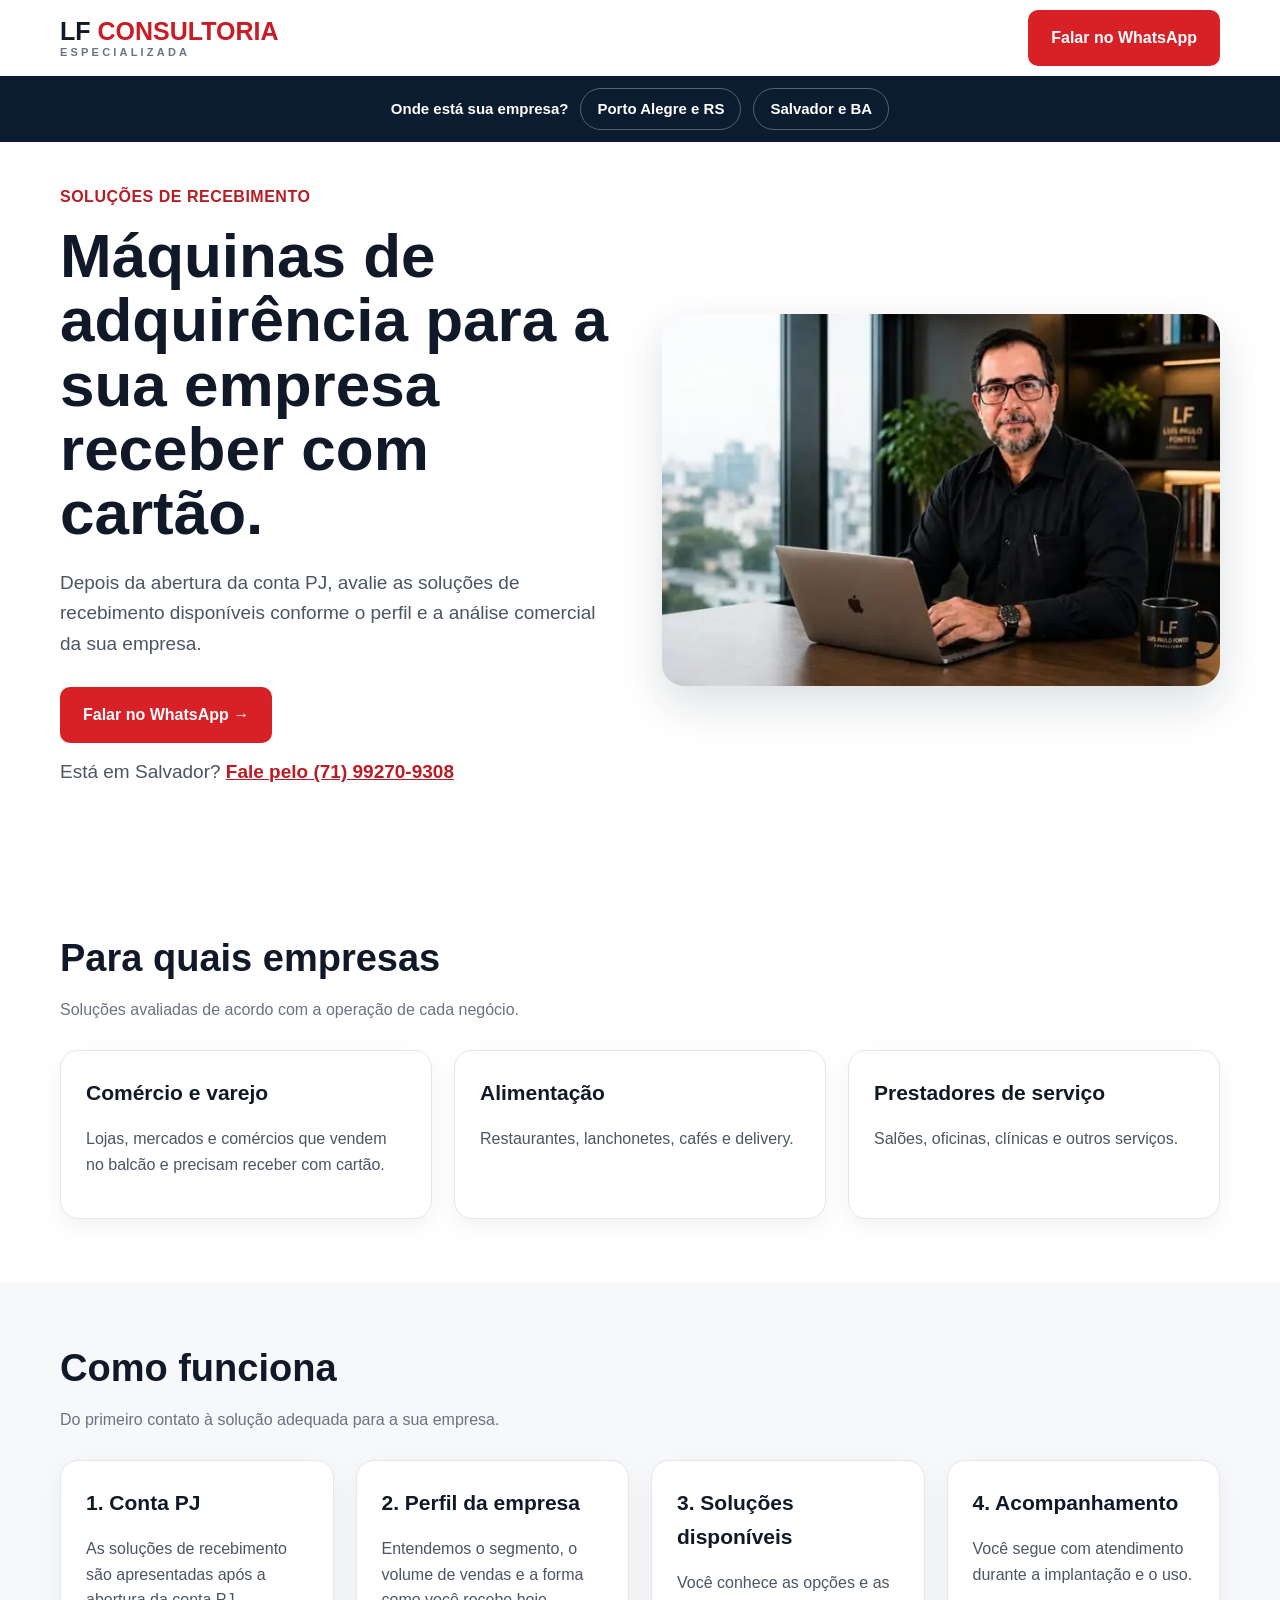
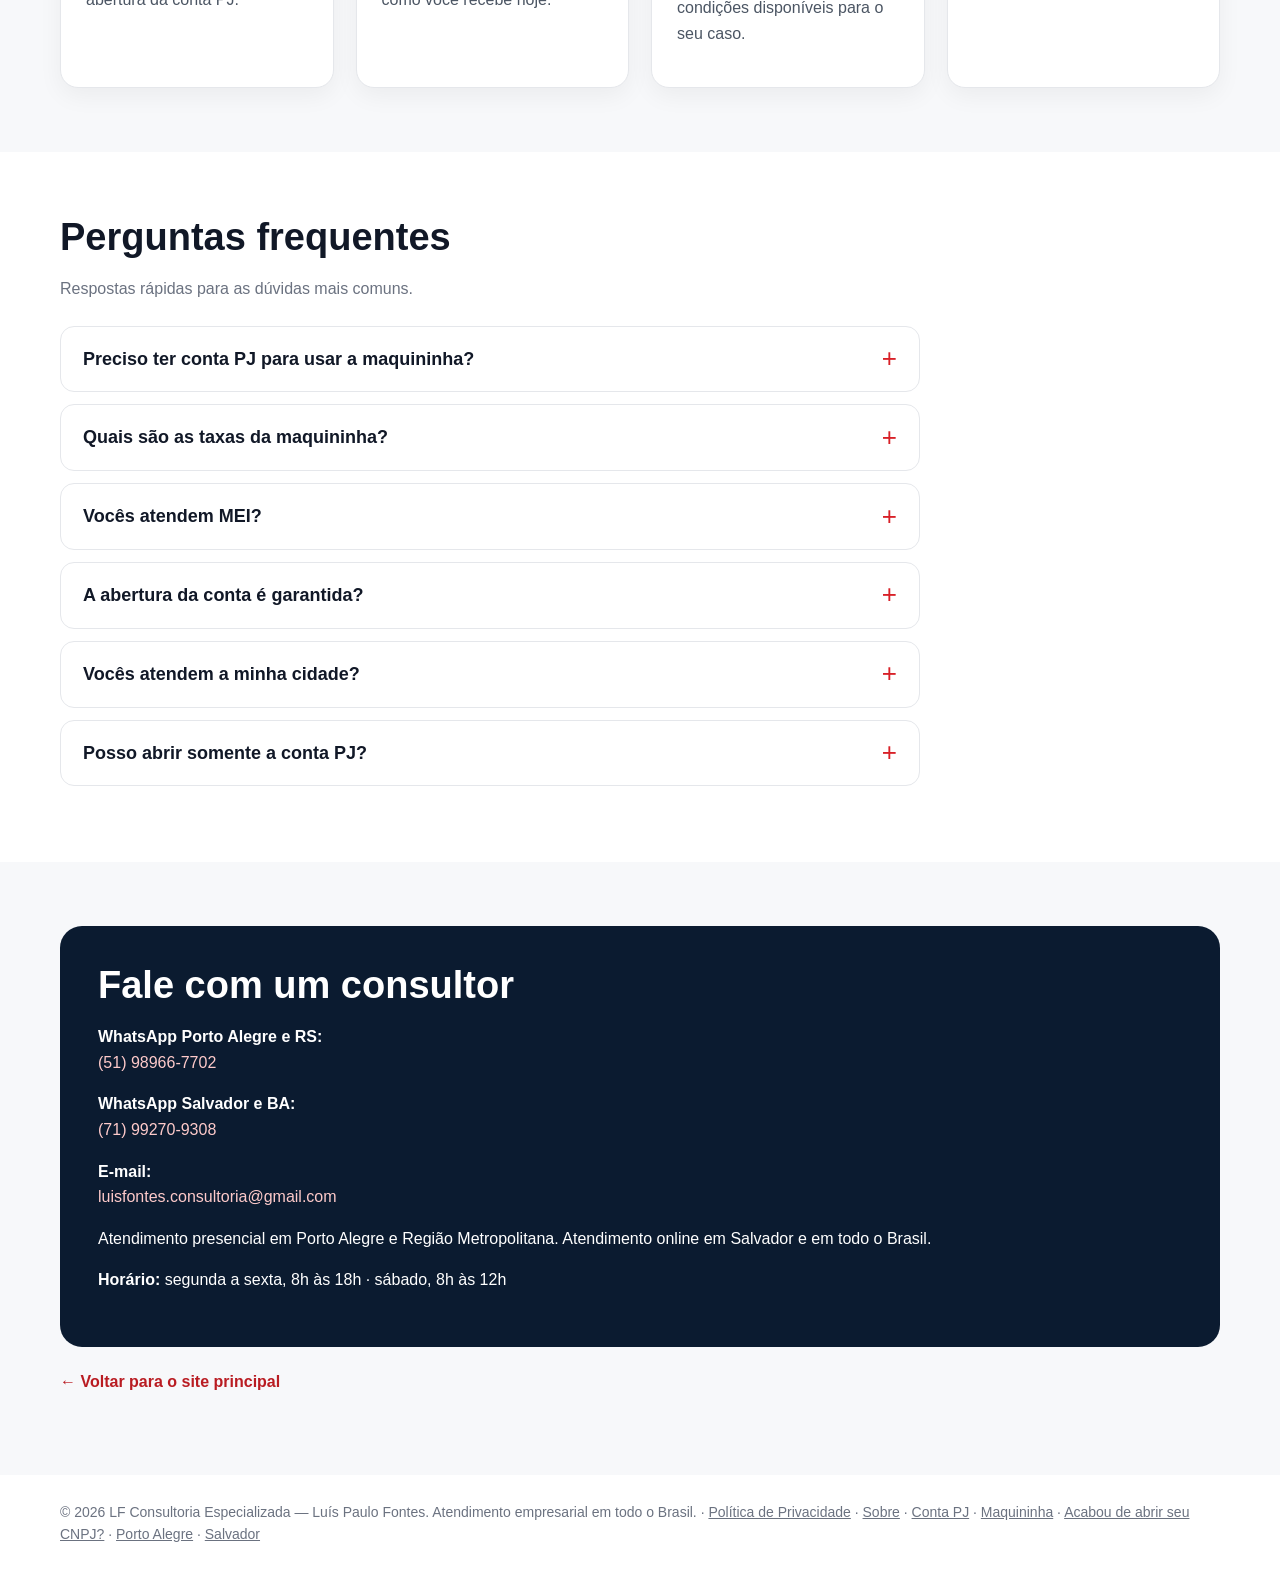
<file: maquininha/index.html>
<!doctype html><html lang="pt-BR"><head><meta charset="utf-8"><meta name="viewport" content="width=device-width,initial-scale=1"><title>Maquininha de cartão para empresas | LF Consultoria Especializada</title><meta name="description" content="Soluções de recebimento com máquinas de adquirência para empresas com conta PJ, conforme perfil e análise comercial. Porto Alegre, Salvador e online."><link rel="canonical" href="https://luisfontesconsultoria-hub.github.io/luisfontes.consultoria.github/maquininha/"><meta name="theme-color" content="#0b1b30"><link rel="icon" href="data:image/svg+xml,%3Csvg%20xmlns%3D%22http%3A//www.w3.org/2000/svg%22%20viewBox%3D%220%200%2064%2064%22%3E%3Crect%20width%3D%2264%22%20height%3D%2264%22%20rx%3D%2212%22%20fill%3D%22%230b1b30%22/%3E%3Ctext%20x%3D%2232%22%20y%3D%2243%22%20font-family%3D%22Arial%2CHelvetica%2Csans-serif%22%20font-size%3D%2230%22%20font-weight%3D%22900%22%20text-anchor%3D%22middle%22%20fill%3D%22%23fff%22%3EL%3Ctspan%20fill%3D%22%23d82027%22%3EF%3C/tspan%3E%3C/text%3E%3C/svg%3E"><meta property="og:type" content="website"><meta property="og:locale" content="pt_BR"><meta property="og:site_name" content="LF Consultoria Especializada"><meta property="og:url" content="https://luisfontesconsultoria-hub.github.io/luisfontes.consultoria.github/maquininha/"><meta property="og:title" content="Maquininha de cartão para empresas | LF Consultoria Especializada"><meta property="og:description" content="Soluções de recebimento com máquinas de adquirência para empresas com conta PJ, conforme perfil e análise comercial. Porto Alegre, Salvador e online."><meta property="og:image" content="https://luisfontesconsultoria-hub.github.io/luisfontes.consultoria.github/og-image.jpg"><meta property="og:image:width" content="600"><meta property="og:image:height" content="400"><meta name="twitter:card" content="summary_large_image"><script type="application/ld+json">{"@context":"https://schema.org","@type":"WebPage","name":"Maquininha de cartão para empresas | LF Consultoria Especializada","url":"https://luisfontesconsultoria-hub.github.io/luisfontes.consultoria.github/maquininha/","about":{"@id":"https://luisfontesconsultoria-hub.github.io/luisfontes.consultoria.github/#empresa"},"inLanguage":"pt-BR"}</script><script async src="https://www.googletagmanager.com/gtag/js?id=AW-17752633586"></script><script>window.dataLayer=window.dataLayer||[];function gtag(){dataLayer.push(arguments)}gtag('js',new Date());gtag('config','AW-17752633586');function conv(){gtag('event','conversion',{send_to:'AW-17752633586/MYgbCPb__N4cEPLhjpFC',value:1,currency:'BRL'})}</script><style>*{box-sizing:border-box}body{margin:0;font-family:Arial,Helvetica,sans-serif;color:#111827;line-height:1.6}a{text-decoration:none}.wrap{width:min(1160px,calc(100% - 32px));margin:auto}header{height:76px;display:flex;align-items:center;justify-content:space-between}.brand{font-size:25px;font-weight:900}.brand span{color:#c91c24}.btn{display:inline-block;background:#d82027;color:#fff;font-weight:800;padding:15px 23px;border-radius:10px}.hero{padding:42px 0 58px}.hero-grid{display:grid;grid-template-columns:1fr 1fr;gap:44px;align-items:center}.tag{font-size:16px;font-weight:900;letter-spacing:.5px;color:#b91c22}.hero h1{font-size:clamp(40px,5vw,62px);line-height:1.04;margin:14px 0 22px}.hero p{font-size:19px;color:#4b5563;max-width:570px;margin-bottom:28px}.photo{overflow:hidden;border-radius:22px;background:#f3f4f6;box-shadow:0 18px 45px #0b1b3024}.photo img{display:block;width:100%;height:auto;aspect-ratio:3/2;object-fit:cover}.section{padding:64px 0}.alt{background:#f7f8fa}h2{font-size:38px;line-height:1.15;margin:0 0 8px}.muted{color:#6b7280}.cards{display:grid;grid-template-columns:repeat(3,1fr);gap:22px;margin-top:28px}.card{background:#fff;border:1px solid #e5e7eb;border-radius:18px;padding:25px;box-shadow:0 8px 24px #0000000d}.card h3{font-size:21px;margin:0 0 10px}.card p{color:#4b5563}.contact{background:#0b1b30;color:#fff;border-radius:22px;padding:38px}.contact h2{color:#fff}.contact a{color:#fecaca}.socials{display:flex;flex-wrap:wrap;gap:10px;margin:22px 0}.socials a{color:#fff;border:1px solid #526176;padding:8px 12px;border-radius:8px}.faq{max-width:860px;margin-top:24px}.faq details{border:1px solid #e5e7eb;border-radius:14px;background:#fff;margin:0 0 12px}.faq summary{cursor:pointer;list-style:none;padding:18px 52px 18px 22px;font-weight:800;font-size:18px;position:relative}.faq summary::-webkit-details-marker{display:none}.faq summary::after{content:"+";position:absolute;right:22px;top:50%;transform:translateY(-50%);font-size:26px;font-weight:400;color:#d82027}.faq details[open] summary::after{content:"−"}.faq summary:focus-visible{outline:3px solid #111827;outline-offset:2px;border-radius:14px}.faq details p{margin:0;padding:0 22px 20px;color:#4b5563}.cities{background:#0b1b30;color:#fff}.cities .wrap{display:flex;align-items:center;justify-content:center;gap:12px;flex-wrap:wrap;padding:12px 0}.cities .q{font-weight:800;font-size:15px}.cities a{display:inline-block;color:#fff;border:1px solid #526176;border-radius:999px;padding:8px 16px;font-weight:800;font-size:15px}.cities a:hover{border-color:#fff}.cities a.on{background:#d82027;border-color:#d82027}.cities a:focus-visible{outline:3px solid #fff;outline-offset:2px}@media(max-width:800px){.cities .wrap{gap:8px;padding:10px 0}.cities .q{width:100%;text-align:center;font-size:14px}.cities a{font-size:14px;padding:8px 14px}}.footer{padding:26px 0;color:#6b7280;font-size:14px}.footer a{color:#6b7280;text-decoration:underline}.wa-float{display:none}@media(max-width:800px){.wrap{width:min(100% - 26px,1160px)}header{height:68px}.brand{font-size:22px}header .btn{display:none}.hero{padding:25px 0 42px}.hero-grid,.cards{grid-template-columns:1fr}.hero h1{font-size:42px}.hero p{font-size:17px}.photo{order:-1}.wa-float{display:block;position:fixed;left:13px;right:13px;bottom:12px;z-index:50;text-align:center;box-shadow:0 10px 28px #0b1b3059;opacity:0;transform:translateY(16px);pointer-events:none;transition:opacity .25s,transform .25s}.wa-float.show{opacity:1;transform:none;pointer-events:auto}body{padding-bottom:78px}.section{padding:48px 0}h2{font-size:32px}}.check{list-style:none;padding:0;margin:28px 0 0;display:grid;gap:14px;counter-reset:c}.check li{counter-increment:c;background:#fff;border:1px solid #e5e7eb;border-radius:16px;padding:20px 22px 20px 72px;position:relative}.check li::before{content:counter(c);position:absolute;left:22px;top:20px;width:34px;height:34px;border-radius:50%;background:#d82027;color:#fff;font-weight:900;display:flex;align-items:center;justify-content:center}.check h3{margin:0 0 4px;font-size:19px}.check p{margin:0;color:#4b5563}.check .help{display:inline-block;margin-top:8px;font-weight:800;color:#b91c22;font-size:14px}.note{font-size:14px;color:#6b7280;margin-top:18px}.alt2{margin-top:14px;font-size:15px}.alt2 a{color:#b91c22;font-weight:800;text-decoration:underline}.back{color:#b91c22;font-weight:700}.cards4{grid-template-columns:repeat(4,1fr)}@media(max-width:800px){.cards4{grid-template-columns:1fr}.check li{padding-left:64px}.check li::before{left:16px}}.brand{line-height:1.05}.brand small{display:block;font-size:11px;letter-spacing:3.2px;color:#6b7280;font-weight:800;margin-top:3px}</style></head><body><header class="wrap"><a class="brand" href="../" style="color:#111827">LF <span>CONSULTORIA</span><small>ESPECIALIZADA</small></a><a class="btn" href="https://wa.me/5551989667702?text=Ol%C3%A1%2C%20Lu%C3%ADs%20Paulo.%20Vim%20pela%20p%C3%A1gina%20de%20Maquininha%20e%20quero%20falar%20sobre%20minha%20empresa." target="_blank" rel="noopener" onclick="conv()">Falar no WhatsApp</a></header><nav class="cities" aria-label="Escolha sua cidade"><div class="wrap"><span class="q">Onde está sua empresa?</span><a href="../porto-alegre/">Porto Alegre e RS</a><a href="../salvador/">Salvador e BA</a></div></nav><main><section class="hero"><div class="wrap hero-grid"><div><div class="tag">SOLUÇÕES DE RECEBIMENTO</div><h1>Máquinas de adquirência para a sua empresa receber com cartão.</h1><p>Depois da abertura da conta PJ, avalie as soluções de recebimento disponíveis conforme o perfil e a análise comercial da sua empresa.</p><a class="btn" href="https://wa.me/5551989667702?text=Ol%C3%A1%2C%20Lu%C3%ADs%20Paulo.%20Vim%20pela%20p%C3%A1gina%20de%20Maquininha%20e%20quero%20mais%20informa%C3%A7%C3%B5es." target="_blank" rel="noopener" onclick="conv()">Falar no WhatsApp →</a><p class="alt2">Está em Salvador? <a href="https://wa.me/5571992709308?text=Ol%C3%A1%2C%20Lu%C3%ADs%20Paulo.%20Sou%20de%20Salvador%2C%20vim%20pela%20p%C3%A1gina%20de%20Maquininha%20e%20quero%20mais%20informa%C3%A7%C3%B5es." target="_blank" rel="noopener" onclick="conv()">Fale pelo (71) 99270-9308</a></p></div><div class="photo"><img src="../og-image.jpg" alt="Luís Paulo Fontes em atendimento empresarial" width="600" height="400" fetchpriority="high"></div></div></section><section class="section"><div class="wrap"><h2>Para quais empresas</h2><p class="muted">Soluções avaliadas de acordo com a operação de cada negócio.</p><div class="cards"><article class="card"><h3>Comércio e varejo</h3><p>Lojas, mercados e comércios que vendem no balcão e precisam receber com cartão.</p></article><article class="card"><h3>Alimentação</h3><p>Restaurantes, lanchonetes, cafés e delivery.</p></article><article class="card"><h3>Prestadores de serviço</h3><p>Salões, oficinas, clínicas e outros serviços.</p></article></div></div></section><section class="section alt"><div class="wrap"><h2>Como funciona</h2><p class="muted">Do primeiro contato à solução adequada para a sua empresa.</p><div class="cards cards4"><article class="card"><h3>1. Conta PJ</h3><p>As soluções de recebimento são apresentadas após a abertura da conta PJ.</p></article><article class="card"><h3>2. Perfil da empresa</h3><p>Entendemos o segmento, o volume de vendas e a forma como você recebe hoje.</p></article><article class="card"><h3>3. Soluções disponíveis</h3><p>Você conhece as opções e as condições disponíveis para o seu caso.</p></article><article class="card"><h3>4. Acompanhamento</h3><p>Você segue com atendimento durante a implantação e o uso.</p></article></div></div></section><section class="section" id="perguntas"><div class="wrap"><h2>Perguntas frequentes</h2><p class="muted">Respostas rápidas para as dúvidas mais comuns.</p><div class="faq"><details><summary>Preciso ter conta PJ para usar a maquininha?</summary><p>As soluções de recebimento são apresentadas após a abertura da conta PJ. Se a sua empresa ainda não tem conta, começamos por ela.</p></details><details><summary>Quais são as taxas da maquininha?</summary><p>As condições dependem do perfil da empresa e da análise comercial. No atendimento, você recebe as condições disponíveis para o seu caso.</p></details><details><summary>Vocês atendem MEI?</summary><p>No momento, não. O atendimento é voltado a empresas que não são MEI. Se a sua empresa é ME, LTDA ou de outra natureza jurídica, fale com a gente.</p></details><details><summary>A abertura da conta é garantida?</summary><p>Não. A abertura de conta e a contratação de soluções dependem da análise e das políticas da instituição financeira. Nosso papel é orientar e acompanhar todo o processo.</p></details><details><summary>Vocês atendem a minha cidade?</summary><p>Atendimento presencial em Porto Alegre e Região Metropolitana. Em Salvador, atendimento online e visitas presenciais a partir de janeiro. No restante do Brasil, o atendimento é online.</p></details><details><summary>Posso abrir somente a conta PJ?</summary><p>Sim. A maquininha é uma opção apresentada depois da abertura da conta, quando fizer sentido para a sua empresa. Você pode seguir apenas com a conta.</p></details></div></div></section><section class="section alt"><div class="wrap"><div class="contact"><h2>Fale com um consultor</h2><p><strong>WhatsApp Porto Alegre e RS:</strong><br><a href="https://wa.me/5551989667702?text=Ol%C3%A1%2C%20Lu%C3%ADs%20Paulo.%20Vim%20pela%20p%C3%A1gina%20de%20Maquininha%20e%20quero%20falar%20sobre%20minha%20empresa." target="_blank" rel="noopener" onclick="conv()">(51) 98966-7702</a></p><p><strong>WhatsApp Salvador e BA:</strong><br><a href="https://wa.me/5571992709308?text=Ol%C3%A1%2C%20Lu%C3%ADs%20Paulo.%20Sou%20de%20Salvador%2C%20vim%20pela%20p%C3%A1gina%20de%20Maquininha%20e%20quero%20falar%20sobre%20minha%20empresa." target="_blank" rel="noopener" onclick="conv()">(71) 99270-9308</a></p><p><strong>E-mail:</strong><br><a href="mailto:luisfontes.consultoria@gmail.com">luisfontes.consultoria@gmail.com</a></p><p>Atendimento presencial em Porto Alegre e Região Metropolitana. Atendimento online em Salvador e em todo o Brasil.</p><p><strong>Horário:</strong> segunda a sexta, 8h às 18h · sábado, 8h às 12h</p></div><p style="margin-top:22px"><a class="back" href="../">← Voltar para o site principal</a></p></div></section></main><footer class="wrap footer">© 2026 LF Consultoria Especializada — Luís Paulo Fontes. Atendimento empresarial em todo o Brasil. · <a href="../privacidade.html">Política de Privacidade</a> · <a href="../sobre/">Sobre</a> · <a href="../conta-pj/">Conta PJ</a> · <a href="../maquininha/">Maquininha</a> · <a href="../cnpj-novo/">Acabou de abrir seu CNPJ?</a> · <a href="../porto-alegre/">Porto Alegre</a> · <a href="../salvador/">Salvador</a></footer><a class="btn wa-float" href="https://wa.me/5551989667702?text=Ol%C3%A1%2C%20Lu%C3%ADs%20Paulo.%20Vim%20pela%20p%C3%A1gina%20de%20Maquininha%20e%20quero%20falar%20sobre%20minha%20empresa." target="_blank" rel="noopener" onclick="conv()">Falar no WhatsApp</a><script>(function(){var f=document.querySelector(".wa-float");if(!f)return;function u(){f.classList.toggle("show",window.scrollY>520)}window.addEventListener("scroll",u,{passive:true});u()})();</script><script src="../sdr-bridge.js" defer></script></body></html>
</file>
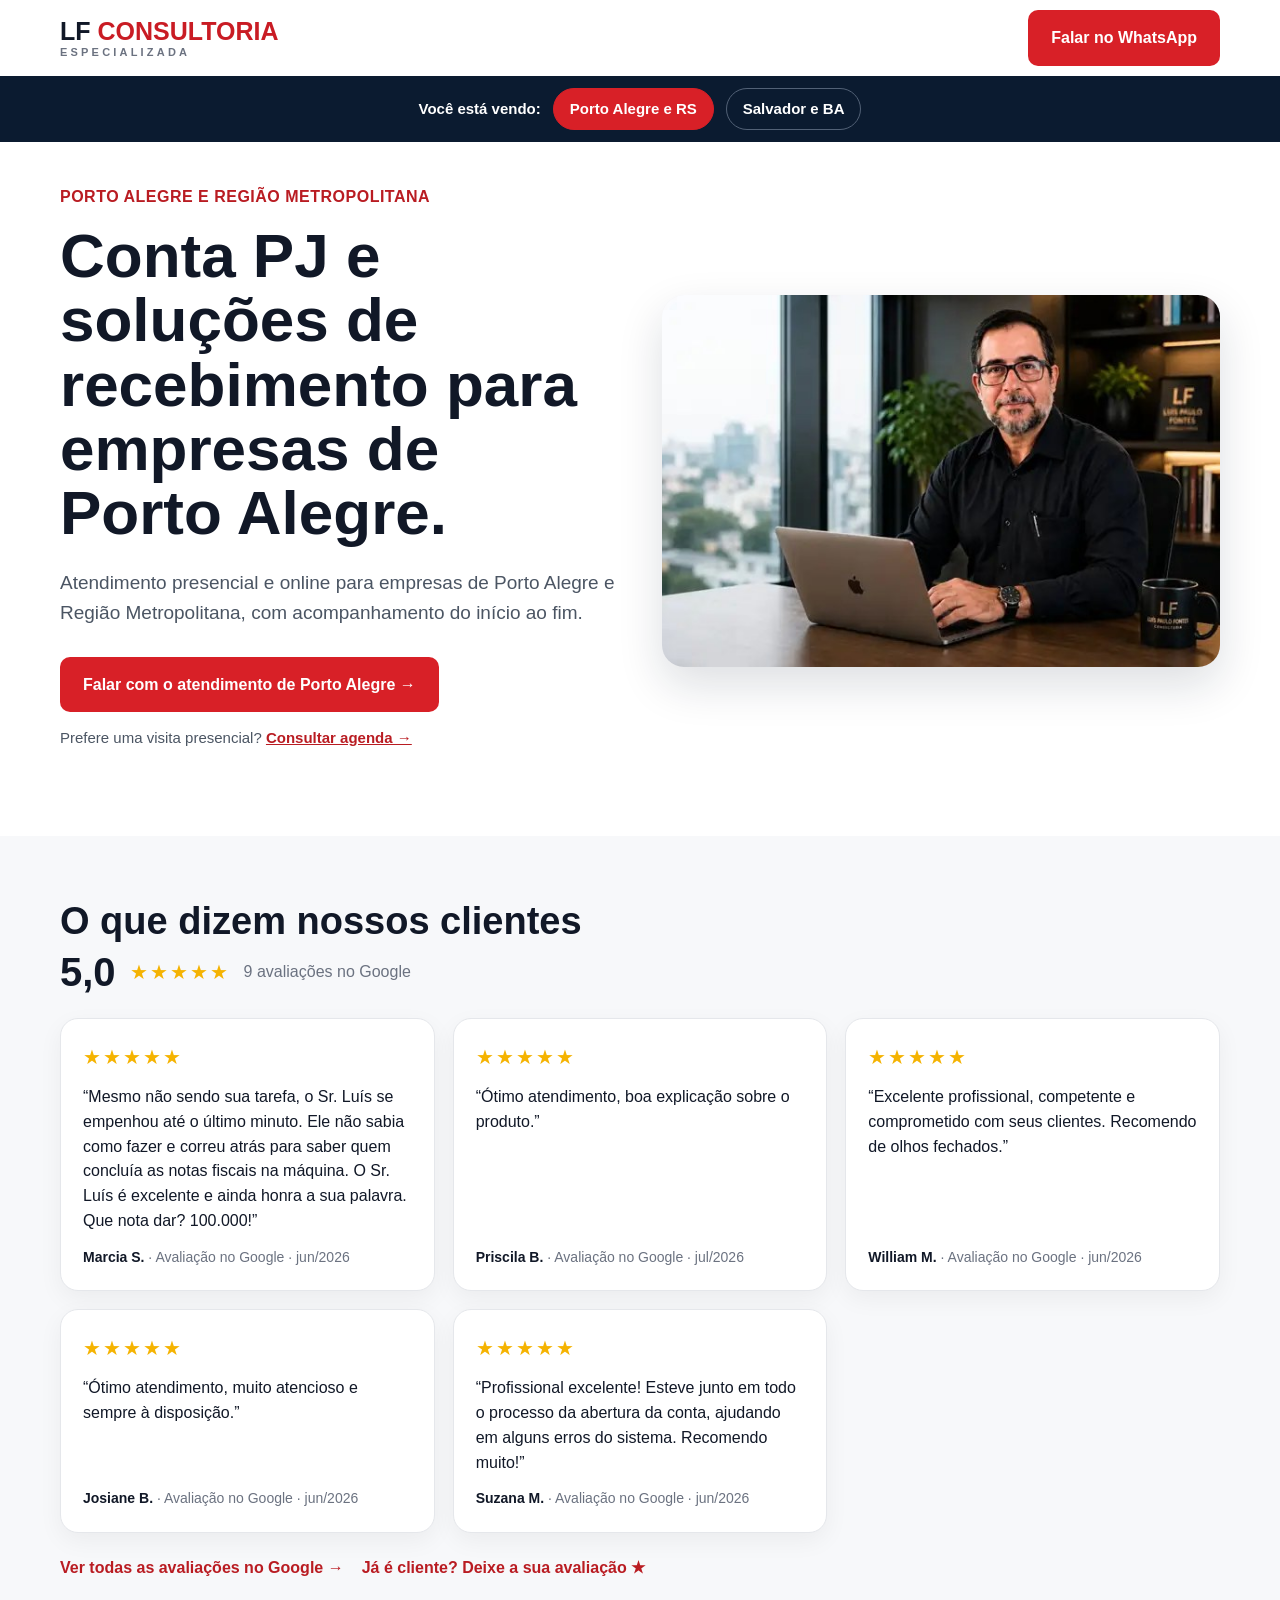
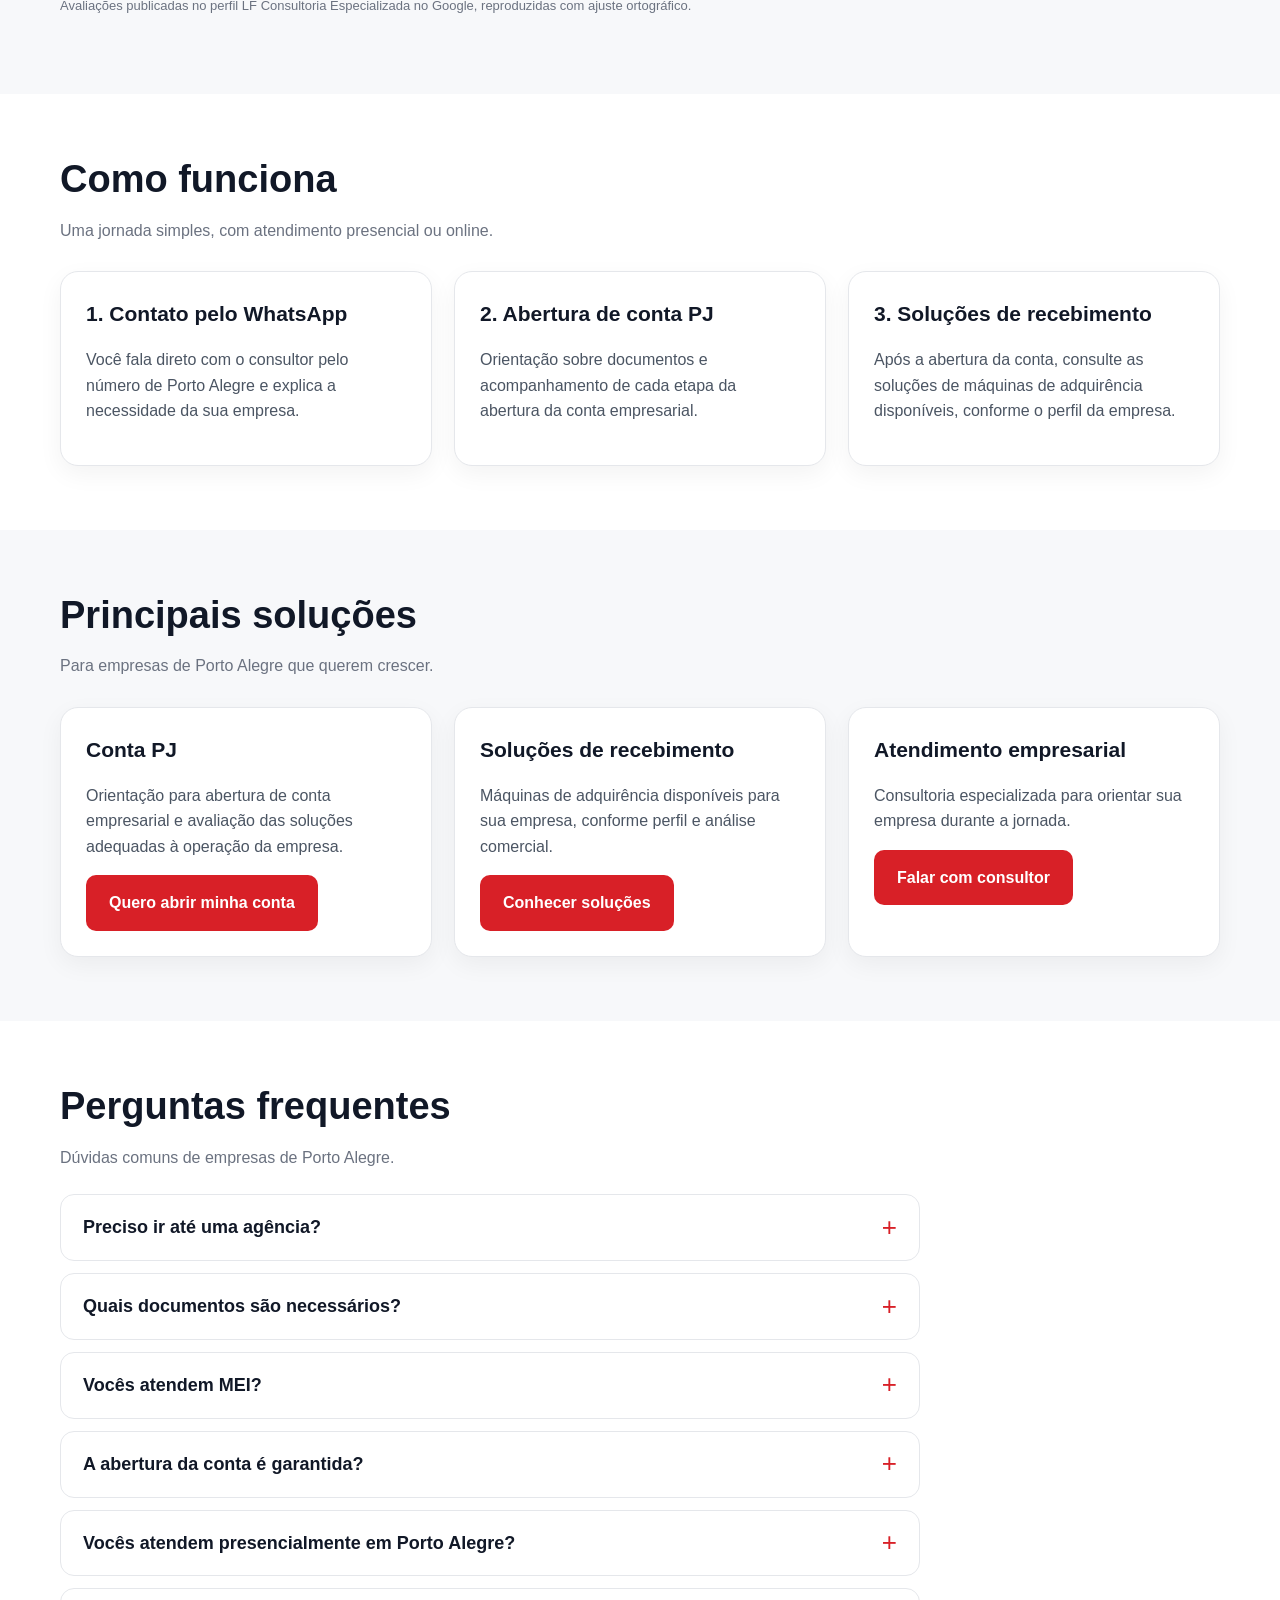
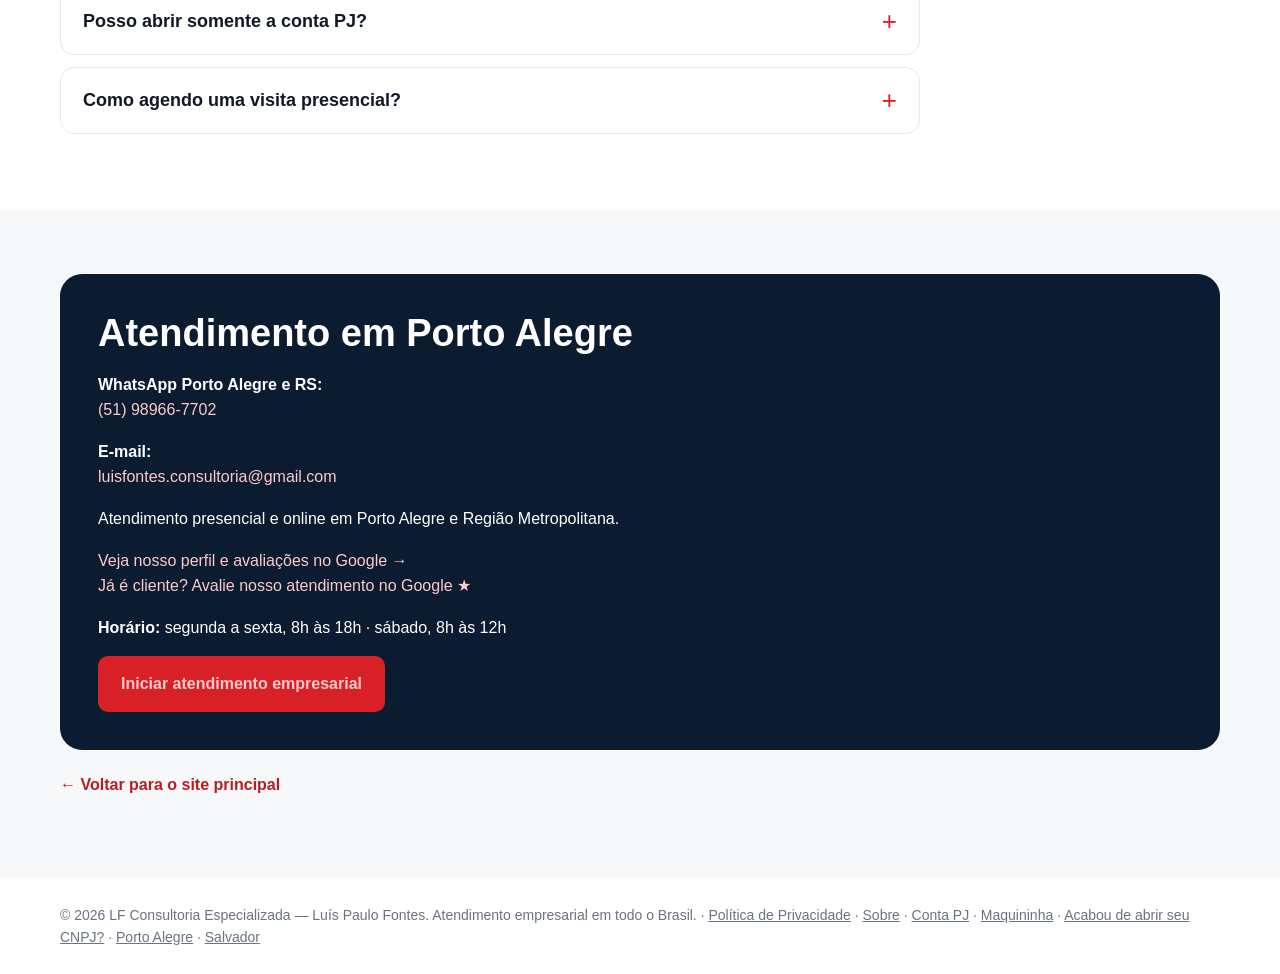
<file: porto-alegre/index.html>
<!doctype html><html lang="pt-BR"><head><meta charset="utf-8"><meta name="viewport" content="width=device-width,initial-scale=1"><title>Conta PJ em Porto Alegre | LF Consultoria Especializada</title><meta name="description" content="Abertura de conta PJ e soluções de recebimento para empresas de Porto Alegre e Região Metropolitana. Atendimento presencial e online pelo WhatsApp (51) 98966-7702."><link rel="canonical" href="https://luisfontesconsultoria-hub.github.io/luisfontes.consultoria.github/porto-alegre/"><meta name="theme-color" content="#0b1b30"><link rel="icon" href="data:image/svg+xml,%3Csvg%20xmlns%3D%22http%3A//www.w3.org/2000/svg%22%20viewBox%3D%220%200%2064%2064%22%3E%3Crect%20width%3D%2264%22%20height%3D%2264%22%20rx%3D%2212%22%20fill%3D%22%230b1b30%22/%3E%3Ctext%20x%3D%2232%22%20y%3D%2243%22%20font-family%3D%22Arial%2CHelvetica%2Csans-serif%22%20font-size%3D%2230%22%20font-weight%3D%22900%22%20text-anchor%3D%22middle%22%20fill%3D%22%23fff%22%3EL%3Ctspan%20fill%3D%22%23d82027%22%3EF%3C/tspan%3E%3C/text%3E%3C/svg%3E"><meta property="og:type" content="website"><meta property="og:locale" content="pt_BR"><meta property="og:site_name" content="LF Consultoria Especializada"><meta property="og:url" content="https://luisfontesconsultoria-hub.github.io/luisfontes.consultoria.github/porto-alegre/"><meta property="og:title" content="Conta PJ em Porto Alegre | LF Consultoria Especializada"><meta property="og:description" content="Abertura de conta PJ e soluções de recebimento para empresas de Porto Alegre e Região Metropolitana. Atendimento presencial e online pelo WhatsApp (51) 98966-7702."><meta property="og:image" content="https://luisfontesconsultoria-hub.github.io/luisfontes.consultoria.github/og-image.jpg"><meta property="og:image:width" content="600"><meta property="og:image:height" content="400"><meta name="twitter:card" content="summary_large_image"><script type="application/ld+json">{"@context":"https://schema.org","@type":"WebPage","name":"Conta PJ em Porto Alegre | LF Consultoria Especializada","url":"https://luisfontesconsultoria-hub.github.io/luisfontes.consultoria.github/porto-alegre/","about":{"@id":"https://luisfontesconsultoria-hub.github.io/luisfontes.consultoria.github/#empresa"},"inLanguage":"pt-BR"}</script><script async src="https://www.googletagmanager.com/gtag/js?id=AW-17752633586"></script><script>window.dataLayer=window.dataLayer||[];function gtag(){dataLayer.push(arguments)}gtag('js',new Date());gtag('config','AW-17752633586');function conv(){gtag('event','conversion',{send_to:'AW-17752633586/MYgbCPb__N4cEPLhjpFC',value:1,currency:'BRL'})}</script><style>*{box-sizing:border-box}body{margin:0;font-family:Arial,Helvetica,sans-serif;color:#111827;line-height:1.6}a{text-decoration:none}.wrap{width:min(1160px,calc(100% - 32px));margin:auto}header{height:76px;display:flex;align-items:center;justify-content:space-between}.brand{font-size:25px;font-weight:900}.brand span{color:#c91c24}.btn{display:inline-block;background:#d82027;color:#fff;font-weight:800;padding:15px 23px;border-radius:10px}.hero{padding:42px 0 58px}.hero-grid{display:grid;grid-template-columns:1fr 1fr;gap:44px;align-items:center}.tag{font-size:16px;font-weight:900;letter-spacing:.5px;color:#b91c22}.hero h1{font-size:clamp(40px,5vw,62px);line-height:1.04;margin:14px 0 22px}.hero p{font-size:19px;color:#4b5563;max-width:570px;margin-bottom:28px}.photo{overflow:hidden;border-radius:22px;background:#f3f4f6;box-shadow:0 18px 45px #0b1b3024}.photo img{display:block;width:100%;height:auto;aspect-ratio:3/2;object-fit:cover}.section{padding:64px 0}.alt{background:#f7f8fa}h2{font-size:38px;line-height:1.15;margin:0 0 8px}.muted{color:#6b7280}.cards{display:grid;grid-template-columns:repeat(3,1fr);gap:22px;margin-top:28px}.card{background:#fff;border:1px solid #e5e7eb;border-radius:18px;padding:25px;box-shadow:0 8px 24px #0000000d}.card h3{font-size:21px;margin:0 0 10px}.card p{color:#4b5563}.contact{background:#0b1b30;color:#fff;border-radius:22px;padding:38px}.contact h2{color:#fff}.contact a{color:#fecaca}.socials{display:flex;flex-wrap:wrap;gap:10px;margin:22px 0}.socials a{color:#fff;border:1px solid #526176;padding:8px 12px;border-radius:8px}.faq{max-width:860px;margin-top:24px}.faq details{border:1px solid #e5e7eb;border-radius:14px;background:#fff;margin:0 0 12px}.faq summary{cursor:pointer;list-style:none;padding:18px 52px 18px 22px;font-weight:800;font-size:18px;position:relative}.faq summary::-webkit-details-marker{display:none}.faq summary::after{content:"+";position:absolute;right:22px;top:50%;transform:translateY(-50%);font-size:26px;font-weight:400;color:#d82027}.faq details[open] summary::after{content:"−"}.faq summary:focus-visible{outline:3px solid #111827;outline-offset:2px;border-radius:14px}.faq details p{margin:0;padding:0 22px 20px;color:#4b5563}.cities{background:#0b1b30;color:#fff}.cities .wrap{display:flex;align-items:center;justify-content:center;gap:12px;flex-wrap:wrap;padding:12px 0}.cities .q{font-weight:800;font-size:15px}.cities a{display:inline-block;color:#fff;border:1px solid #526176;border-radius:999px;padding:8px 16px;font-weight:800;font-size:15px}.cities a:hover{border-color:#fff}.cities a.on{background:#d82027;border-color:#d82027}.cities a:focus-visible{outline:3px solid #fff;outline-offset:2px}@media(max-width:800px){.cities .wrap{gap:8px;padding:10px 0}.cities .q{width:100%;text-align:center;font-size:14px}.cities a{font-size:14px;padding:8px 14px}}.footer{padding:26px 0;color:#6b7280;font-size:14px}.footer a{color:#6b7280;text-decoration:underline}.wa-float{display:none}@media(max-width:800px){.wrap{width:min(100% - 26px,1160px)}header{height:68px}.brand{font-size:22px}header .btn{display:none}.hero{padding:25px 0 42px}.hero-grid,.cards{grid-template-columns:1fr}.hero h1{font-size:42px}.hero p{font-size:17px}.photo{order:-1}.wa-float{display:block;position:fixed;left:13px;right:13px;bottom:12px;z-index:50;text-align:center;box-shadow:0 10px 28px #0b1b3059;opacity:0;transform:translateY(16px);pointer-events:none;transition:opacity .25s,transform .25s}.wa-float.show{opacity:1;transform:none;pointer-events:auto}body{padding-bottom:78px}.section{padding:48px 0}h2{font-size:32px}}.back{color:#b91c22;font-weight:700}.brand{line-height:1.05}.brand small{display:block;font-size:11px;letter-spacing:3.2px;color:#6b7280;font-weight:800;margin-top:3px}.reviews-head{display:flex;align-items:center;gap:14px;flex-wrap:wrap;margin:8px 0 6px}.score{font-size:40px;font-weight:900;line-height:1}.stars{color:#f5b301;letter-spacing:2px;font-size:20px}.reviews{display:grid;grid-template-columns:repeat(3,1fr);gap:18px;margin-top:26px}.review{background:#fff;border:1px solid #e5e7eb;border-radius:18px;padding:22px;margin:0;display:flex;flex-direction:column;gap:12px;box-shadow:0 8px 24px #0000000d}.review blockquote{margin:0;color:#111827;font-size:16px;line-height:1.55}.review figcaption{margin-top:auto;color:#6b7280;font-size:14px}.review figcaption strong{color:#111827}.rv-links{margin-top:22px;display:flex;gap:18px;flex-wrap:wrap}.rv-links a{color:#b91c22;font-weight:800}@media(max-width:800px){.reviews{grid-template-columns:1fr}.score{font-size:34px}}</style></head><body><header class="wrap"><a class="brand" href="../" style="color:#111827">LF <span>CONSULTORIA</span><small>ESPECIALIZADA</small></a><a class="btn" href="https://wa.me/5551989667702?text=Ol%C3%A1%2C%20Lu%C3%ADs%20Paulo.%20Sou%20de%20Porto%20Alegre%20e%20vim%20pelo%20site." target="_blank" rel="noopener" onclick="conv()">Falar no WhatsApp</a></header><nav class="cities" aria-label="Escolha sua cidade"><div class="wrap"><span class="q">Você está vendo:</span><a class="on" aria-current="page" href="../porto-alegre/">Porto Alegre e RS</a><a href="../salvador/">Salvador e BA</a></div></nav><main><section class="hero"><div class="wrap hero-grid"><div><div class="tag">PORTO ALEGRE E REGIÃO METROPOLITANA</div><h1>Conta PJ e soluções de recebimento para empresas de Porto Alegre.</h1><p>Atendimento presencial e online para empresas de Porto Alegre e Região Metropolitana, com acompanhamento do início ao fim.</p><a class="btn" href="https://wa.me/5551989667702?text=Ol%C3%A1%2C%20Lu%C3%ADs%20Paulo.%20Sou%20de%20Porto%20Alegre%20e%20quero%20abrir%20minha%20conta%20PJ." target="_blank" rel="noopener" onclick="conv()">Falar com o atendimento de Porto Alegre →</a><p class="alt2" style="margin-top:14px;font-size:15px">Prefere uma visita presencial? <a href="https://wa.me/5551989667702?text=Ol%C3%A1%2C%20Lu%C3%ADs%20Paulo.%20Sou%20de%20Porto%20Alegre%20e%20quero%20agendar%20uma%20visita%20presencial.%20Minha%20cidade%2Fbairro%20e%20sugest%C3%A3o%20de%20hor%C3%A1rio%3A%20" target="_blank" rel="noopener" onclick="conv()" style="color:#b91c22;font-weight:800;text-decoration:underline">Consultar agenda →</a></p></div><div class="photo"><img src="../og-image.jpg" alt="Luís Paulo Fontes em atendimento empresarial" width="600" height="400" fetchpriority="high"></div></div></section><section class="section alt" id="avaliacoes"><div class="wrap"><h2>O que dizem nossos clientes</h2><div class="reviews-head"><span class="score">5,0</span><span class="stars" aria-label="Nota 5 de 5">★★★★★</span><span class="muted">9 avaliações no Google</span></div><div class="reviews"><figure class="review"><div class="stars" aria-label="5 de 5 estrelas">★★★★★</div><blockquote>“Mesmo não sendo sua tarefa, o Sr. Luís se empenhou até o último minuto. Ele não sabia como fazer e correu atrás para saber quem concluía as notas fiscais na máquina. O Sr. Luís é excelente e ainda honra a sua palavra. Que nota dar? 100.000!”</blockquote><figcaption><strong>Marcia S.</strong> · Avaliação no Google · jun/2026</figcaption></figure><figure class="review"><div class="stars" aria-label="5 de 5 estrelas">★★★★★</div><blockquote>“Ótimo atendimento, boa explicação sobre o produto.”</blockquote><figcaption><strong>Priscila B.</strong> · Avaliação no Google · jul/2026</figcaption></figure><figure class="review"><div class="stars" aria-label="5 de 5 estrelas">★★★★★</div><blockquote>“Excelente profissional, competente e comprometido com seus clientes. Recomendo de olhos fechados.”</blockquote><figcaption><strong>William M.</strong> · Avaliação no Google · jun/2026</figcaption></figure><figure class="review"><div class="stars" aria-label="5 de 5 estrelas">★★★★★</div><blockquote>“Ótimo atendimento, muito atencioso e sempre à disposição.”</blockquote><figcaption><strong>Josiane B.</strong> · Avaliação no Google · jun/2026</figcaption></figure><figure class="review"><div class="stars" aria-label="5 de 5 estrelas">★★★★★</div><blockquote>“Profissional excelente! Esteve junto em todo o processo da abertura da conta, ajudando em alguns erros do sistema. Recomendo muito!”</blockquote><figcaption><strong>Suzana M.</strong> · Avaliação no Google · jun/2026</figcaption></figure></div><p class="rv-links"><a href="https://share.google/SbMFxW7CFNUa42hHd" target="_blank" rel="noopener">Ver todas as avaliações no Google →</a><a href="https://g.page/r/CeIYzFSqn0NKEBM/review" target="_blank" rel="noopener">Já é cliente? Deixe a sua avaliação ★</a></p><p class="muted" style="font-size:13px;margin-top:6px">Avaliações publicadas no perfil LF Consultoria Especializada no Google, reproduzidas com ajuste ortográfico.</p></div></section><section class="section"><div class="wrap"><h2>Como funciona</h2><p class="muted">Uma jornada simples, com atendimento presencial ou online.</p><div class="cards"><article class="card"><h3>1. Contato pelo WhatsApp</h3><p>Você fala direto com o consultor pelo número de Porto Alegre e explica a necessidade da sua empresa.</p></article><article class="card"><h3>2. Abertura de conta PJ</h3><p>Orientação sobre documentos e acompanhamento de cada etapa da abertura da conta empresarial.</p></article><article class="card"><h3>3. Soluções de recebimento</h3><p>Após a abertura da conta, consulte as soluções de máquinas de adquirência disponíveis, conforme o perfil da empresa.</p></article></div></div></section><section class="section alt"><div class="wrap"><h2>Principais soluções</h2><p class="muted">Para empresas de Porto Alegre que querem crescer.</p><div class="cards"><article class="card"><h3>Conta PJ</h3><p>Orientação para abertura de conta empresarial e avaliação das soluções adequadas à operação da empresa.</p><a class="btn" href="https://wa.me/5551989667702?text=Ol%C3%A1%2C%20Lu%C3%ADs%20Paulo.%20Sou%20de%20Porto%20Alegre%20e%20quero%20abrir%20minha%20conta%20PJ." target="_blank" rel="noopener" onclick="conv()">Quero abrir minha conta</a></article><article class="card"><h3>Soluções de recebimento</h3><p>Máquinas de adquirência disponíveis para sua empresa, conforme perfil e análise comercial.</p><a class="btn" href="https://wa.me/5551989667702?text=Ol%C3%A1%2C%20Lu%C3%ADs%20Paulo.%20Sou%20de%20Porto%20Alegre%20e%20quero%20conhecer%20as%20solu%C3%A7%C3%B5es%20de%20recebimento." target="_blank" rel="noopener" onclick="conv()">Conhecer soluções</a></article><article class="card"><h3>Atendimento empresarial</h3><p>Consultoria especializada para orientar sua empresa durante a jornada.</p><a class="btn" href="https://wa.me/5551989667702?text=Ol%C3%A1%2C%20Lu%C3%ADs%20Paulo.%20Sou%20de%20Porto%20Alegre%20e%20quero%20falar%20sobre%20minha%20empresa." target="_blank" rel="noopener" onclick="conv()">Falar com consultor</a></article></div></div></section><section class="section" id="perguntas"><div class="wrap"><h2>Perguntas frequentes</h2><p class="muted">Dúvidas comuns de empresas de Porto Alegre.</p><div class="faq"><details><summary>Preciso ir até uma agência?</summary><p>O atendimento começa pelo WhatsApp e boa parte da jornada pode ser feita a distância. Se alguma etapa exigir atendimento presencial, você é avisado com antecedência.</p></details><details><summary>Quais documentos são necessários?</summary><p>Depende do tipo de empresa (ME, LTDA, entre outros). No primeiro contato, você recebe a lista exata de documentos para o seu caso.</p></details><details><summary>Vocês atendem MEI?</summary><p>No momento, não. O atendimento é voltado a empresas que não são MEI. Se a sua empresa é ME, LTDA ou de outra natureza jurídica, fale com a gente.</p></details><details><summary>A abertura da conta é garantida?</summary><p>Não. A abertura de conta e a contratação de soluções dependem da análise e das políticas da instituição financeira. Nosso papel é orientar e acompanhar todo o processo.</p></details><details><summary>Vocês atendem presencialmente em Porto Alegre?</summary><p>Sim. Há atendimento presencial em Porto Alegre e Região Metropolitana, além do atendimento online pelo WhatsApp (51) 98966-7702.</p></details><details><summary>Posso abrir somente a conta PJ?</summary><p>Sim. A maquininha é uma opção apresentada depois da abertura da conta, quando fizer sentido para a sua empresa. Você pode seguir apenas com a conta.</p></details><details><summary>Como agendo uma visita presencial?</summary><p>Envie pelo WhatsApp a sua cidade e uma sugestão de dia e horário. Há visitas presenciais em Porto Alegre e Região Metropolitana; em Salvador, a partir de janeiro. A visita fica marcada após a confirmação da agenda.</p></details></div></div></section><section class="section alt"><div class="wrap"><div class="contact"><h2>Atendimento em Porto Alegre</h2><p><strong>WhatsApp Porto Alegre e RS:</strong><br><a href="https://wa.me/5551989667702?text=Ol%C3%A1%2C%20Lu%C3%ADs%20Paulo.%20Sou%20de%20Porto%20Alegre%20e%20quero%20falar%20sobre%20minha%20empresa." target="_blank" rel="noopener" onclick="conv()">(51) 98966-7702</a></p><p><strong>E-mail:</strong><br><a href="mailto:luisfontes.consultoria@gmail.com">luisfontes.consultoria@gmail.com</a></p><p>Atendimento presencial e online em Porto Alegre e Região Metropolitana.</p><p><a href="https://share.google/SbMFxW7CFNUa42hHd" target="_blank" rel="noopener">Veja nosso perfil e avaliações no Google →</a><br><a href="https://g.page/r/CeIYzFSqn0NKEBM/review" target="_blank" rel="noopener">Já é cliente? Avalie nosso atendimento no Google ★</a></p><p><strong>Horário:</strong> segunda a sexta, 8h às 18h · sábado, 8h às 12h</p><a class="btn" href="https://wa.me/5551989667702?text=Ol%C3%A1%2C%20Lu%C3%ADs%20Paulo.%20Sou%20de%20Porto%20Alegre%20e%20quero%20iniciar%20meu%20atendimento%20empresarial." target="_blank" rel="noopener" onclick="conv()">Iniciar atendimento empresarial</a></div><p style="margin-top:22px"><a class="back" href="../">← Voltar para o site principal</a></p></div></section></main><footer class="wrap footer">© 2026 LF Consultoria Especializada — Luís Paulo Fontes. Atendimento empresarial em todo o Brasil. · <a href="../privacidade.html">Política de Privacidade</a> · <a href="../sobre/">Sobre</a> · <a href="../conta-pj/">Conta PJ</a> · <a href="../maquininha/">Maquininha</a> · <a href="../cnpj-novo/">Acabou de abrir seu CNPJ?</a> · <a href="../porto-alegre/">Porto Alegre</a> · <a href="../salvador/">Salvador</a></footer><a class="btn wa-float" href="https://wa.me/5551989667702?text=Ol%C3%A1%2C%20Lu%C3%ADs%20Paulo.%20Sou%20de%20Porto%20Alegre%20e%20vim%20pelo%20site." target="_blank" rel="noopener" onclick="conv()">Falar no WhatsApp</a><script>(function(){var f=document.querySelector(".wa-float");if(!f)return;function u(){f.classList.toggle("show",window.scrollY>520)}window.addEventListener("scroll",u,{passive:true});u()})();</script><script src="../sdr-bridge.js" defer></script></body></html>
</file>
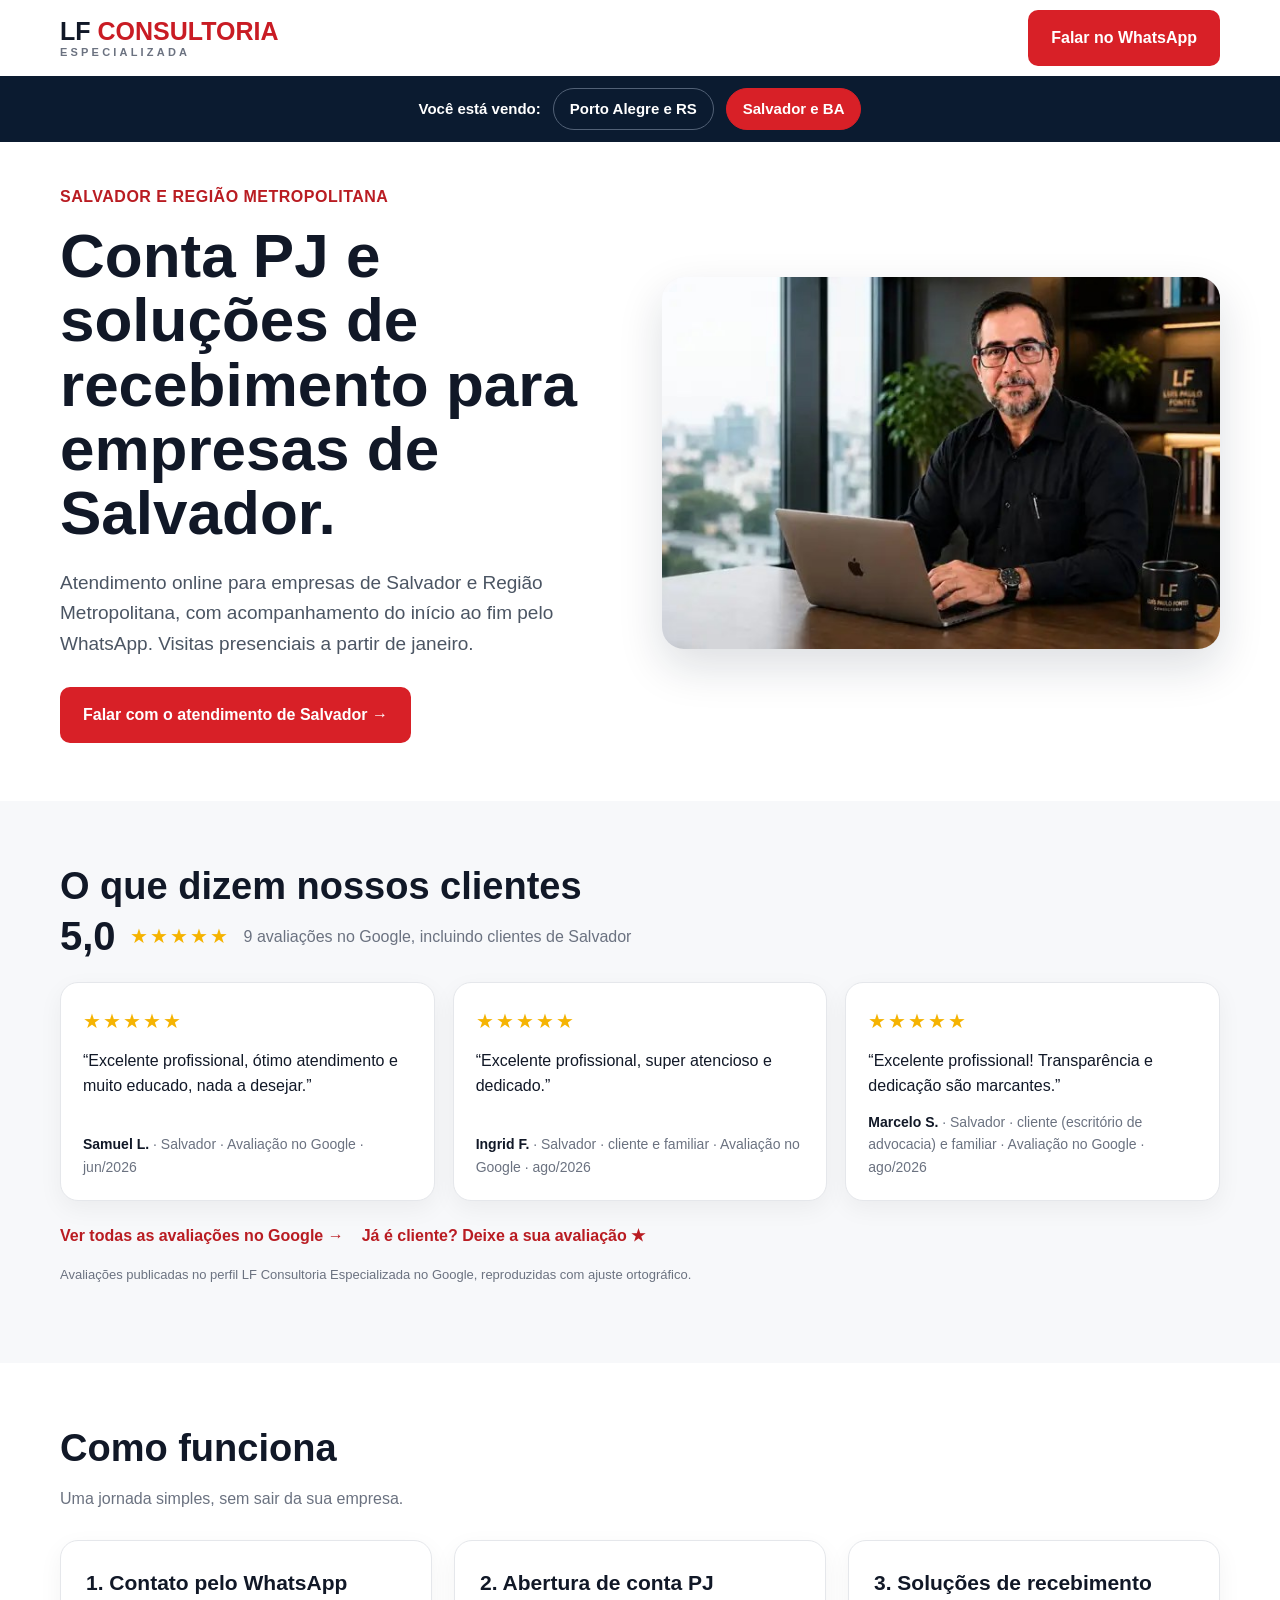
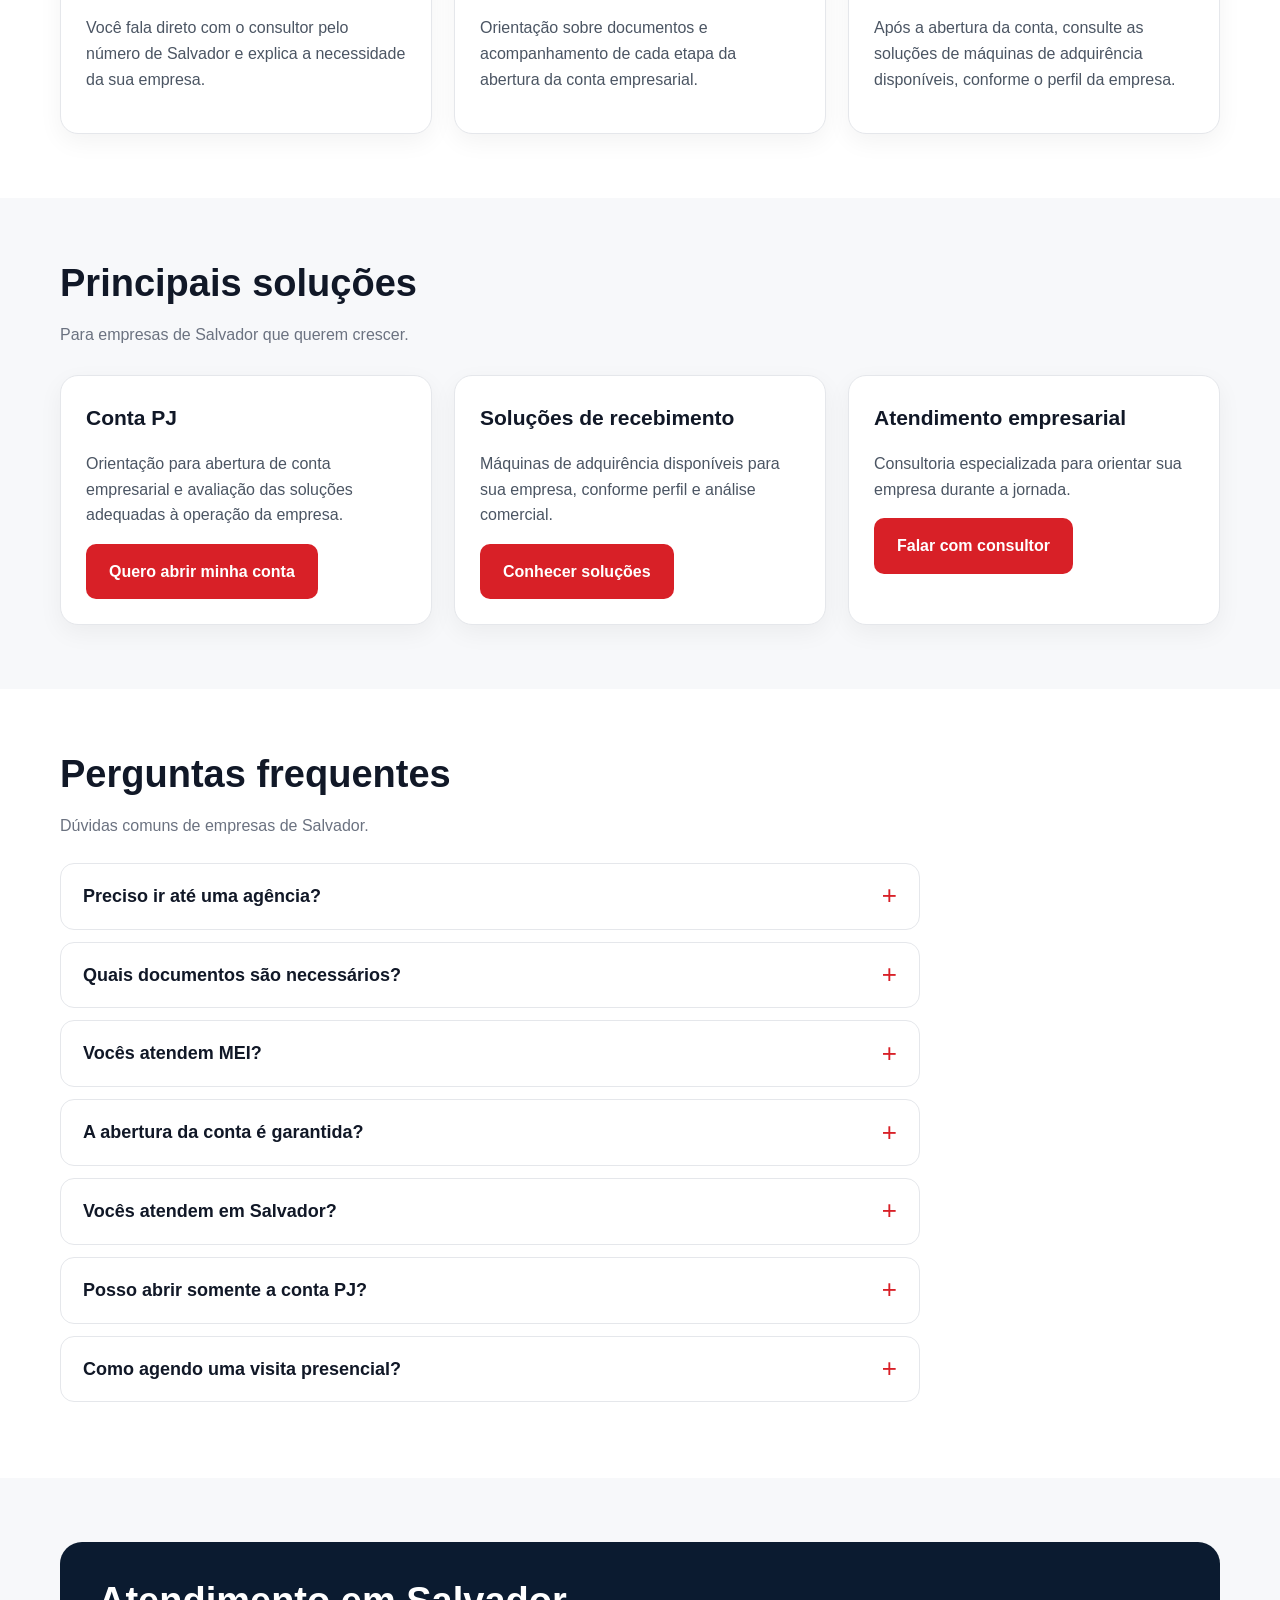
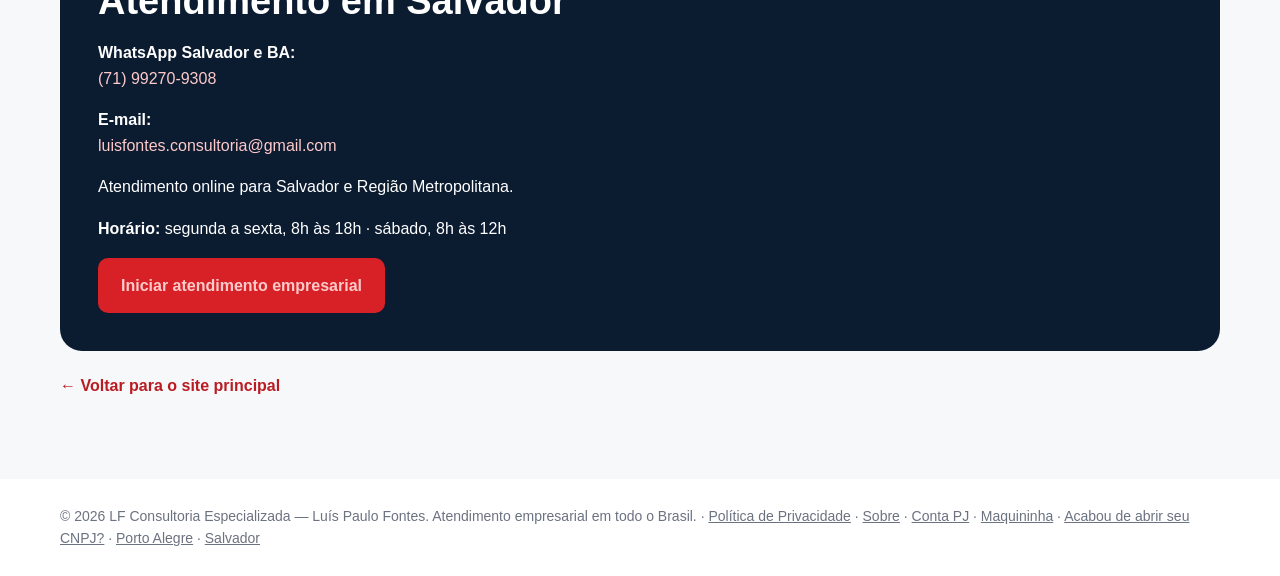
<file: salvador/index.html>
<!doctype html><html lang="pt-BR"><head><meta charset="utf-8"><meta name="viewport" content="width=device-width,initial-scale=1"><title>Conta PJ em Salvador | LF Consultoria Especializada</title><meta name="description" content="Abertura de conta PJ e soluções de recebimento para empresas de Salvador e Região Metropolitana. Atendimento online pelo WhatsApp (71) 99270-9308."><link rel="canonical" href="https://luisfontesconsultoria-hub.github.io/luisfontes.consultoria.github/salvador/"><meta name="theme-color" content="#0b1b30"><link rel="icon" href="data:image/svg+xml,%3Csvg%20xmlns%3D%22http%3A//www.w3.org/2000/svg%22%20viewBox%3D%220%200%2064%2064%22%3E%3Crect%20width%3D%2264%22%20height%3D%2264%22%20rx%3D%2212%22%20fill%3D%22%230b1b30%22/%3E%3Ctext%20x%3D%2232%22%20y%3D%2243%22%20font-family%3D%22Arial%2CHelvetica%2Csans-serif%22%20font-size%3D%2230%22%20font-weight%3D%22900%22%20text-anchor%3D%22middle%22%20fill%3D%22%23fff%22%3EL%3Ctspan%20fill%3D%22%23d82027%22%3EF%3C/tspan%3E%3C/text%3E%3C/svg%3E"><meta property="og:type" content="website"><meta property="og:locale" content="pt_BR"><meta property="og:site_name" content="LF Consultoria Especializada"><meta property="og:url" content="https://luisfontesconsultoria-hub.github.io/luisfontes.consultoria.github/salvador/"><meta property="og:title" content="Conta PJ em Salvador | LF Consultoria Especializada"><meta property="og:description" content="Abertura de conta PJ e soluções de recebimento para empresas de Salvador e Região Metropolitana. Atendimento online pelo WhatsApp (71) 99270-9308."><meta property="og:image" content="https://luisfontesconsultoria-hub.github.io/luisfontes.consultoria.github/og-image.jpg"><meta property="og:image:width" content="600"><meta property="og:image:height" content="400"><meta name="twitter:card" content="summary_large_image"><script type="application/ld+json">{"@context":"https://schema.org","@type":"WebPage","name":"Conta PJ em Salvador | LF Consultoria Especializada","url":"https://luisfontesconsultoria-hub.github.io/luisfontes.consultoria.github/salvador/","about":{"@id":"https://luisfontesconsultoria-hub.github.io/luisfontes.consultoria.github/#empresa"},"inLanguage":"pt-BR"}</script><script async src="https://www.googletagmanager.com/gtag/js?id=AW-17752633586"></script><script>window.dataLayer=window.dataLayer||[];function gtag(){dataLayer.push(arguments)}gtag('js',new Date());gtag('config','AW-17752633586');function conv(){gtag('event','conversion',{send_to:'AW-17752633586/MYgbCPb__N4cEPLhjpFC',value:1,currency:'BRL'})}</script><style>*{box-sizing:border-box}body{margin:0;font-family:Arial,Helvetica,sans-serif;color:#111827;line-height:1.6}a{text-decoration:none}.wrap{width:min(1160px,calc(100% - 32px));margin:auto}header{height:76px;display:flex;align-items:center;justify-content:space-between}.brand{font-size:25px;font-weight:900}.brand span{color:#c91c24}.btn{display:inline-block;background:#d82027;color:#fff;font-weight:800;padding:15px 23px;border-radius:10px}.hero{padding:42px 0 58px}.hero-grid{display:grid;grid-template-columns:1fr 1fr;gap:44px;align-items:center}.tag{font-size:16px;font-weight:900;letter-spacing:.5px;color:#b91c22}.hero h1{font-size:clamp(40px,5vw,62px);line-height:1.04;margin:14px 0 22px}.hero p{font-size:19px;color:#4b5563;max-width:570px;margin-bottom:28px}.photo{overflow:hidden;border-radius:22px;background:#f3f4f6;box-shadow:0 18px 45px #0b1b3024}.photo img{display:block;width:100%;height:auto;aspect-ratio:3/2;object-fit:cover}.section{padding:64px 0}.alt{background:#f7f8fa}h2{font-size:38px;line-height:1.15;margin:0 0 8px}.muted{color:#6b7280}.cards{display:grid;grid-template-columns:repeat(3,1fr);gap:22px;margin-top:28px}.card{background:#fff;border:1px solid #e5e7eb;border-radius:18px;padding:25px;box-shadow:0 8px 24px #0000000d}.card h3{font-size:21px;margin:0 0 10px}.card p{color:#4b5563}.contact{background:#0b1b30;color:#fff;border-radius:22px;padding:38px}.contact h2{color:#fff}.contact a{color:#fecaca}.socials{display:flex;flex-wrap:wrap;gap:10px;margin:22px 0}.socials a{color:#fff;border:1px solid #526176;padding:8px 12px;border-radius:8px}.faq{max-width:860px;margin-top:24px}.faq details{border:1px solid #e5e7eb;border-radius:14px;background:#fff;margin:0 0 12px}.faq summary{cursor:pointer;list-style:none;padding:18px 52px 18px 22px;font-weight:800;font-size:18px;position:relative}.faq summary::-webkit-details-marker{display:none}.faq summary::after{content:"+";position:absolute;right:22px;top:50%;transform:translateY(-50%);font-size:26px;font-weight:400;color:#d82027}.faq details[open] summary::after{content:"−"}.faq summary:focus-visible{outline:3px solid #111827;outline-offset:2px;border-radius:14px}.faq details p{margin:0;padding:0 22px 20px;color:#4b5563}.cities{background:#0b1b30;color:#fff}.cities .wrap{display:flex;align-items:center;justify-content:center;gap:12px;flex-wrap:wrap;padding:12px 0}.cities .q{font-weight:800;font-size:15px}.cities a{display:inline-block;color:#fff;border:1px solid #526176;border-radius:999px;padding:8px 16px;font-weight:800;font-size:15px}.cities a:hover{border-color:#fff}.cities a.on{background:#d82027;border-color:#d82027}.cities a:focus-visible{outline:3px solid #fff;outline-offset:2px}@media(max-width:800px){.cities .wrap{gap:8px;padding:10px 0}.cities .q{width:100%;text-align:center;font-size:14px}.cities a{font-size:14px;padding:8px 14px}}.footer{padding:26px 0;color:#6b7280;font-size:14px}.footer a{color:#6b7280;text-decoration:underline}.wa-float{display:none}@media(max-width:800px){.wrap{width:min(100% - 26px,1160px)}header{height:68px}.brand{font-size:22px}header .btn{display:none}.hero{padding:25px 0 42px}.hero-grid,.cards{grid-template-columns:1fr}.hero h1{font-size:42px}.hero p{font-size:17px}.photo{order:-1}.wa-float{display:block;position:fixed;left:13px;right:13px;bottom:12px;z-index:50;text-align:center;box-shadow:0 10px 28px #0b1b3059;opacity:0;transform:translateY(16px);pointer-events:none;transition:opacity .25s,transform .25s}.wa-float.show{opacity:1;transform:none;pointer-events:auto}body{padding-bottom:78px}.section{padding:48px 0}h2{font-size:32px}}.back{color:#b91c22;font-weight:700}.brand{line-height:1.05}.brand small{display:block;font-size:11px;letter-spacing:3.2px;color:#6b7280;font-weight:800;margin-top:3px}.reviews-head{display:flex;align-items:center;gap:14px;flex-wrap:wrap;margin:8px 0 6px}.score{font-size:40px;font-weight:900;line-height:1}.stars{color:#f5b301;letter-spacing:2px;font-size:20px}.reviews{display:grid;grid-template-columns:repeat(3,1fr);gap:18px;margin-top:26px}.review{background:#fff;border:1px solid #e5e7eb;border-radius:18px;padding:22px;margin:0;display:flex;flex-direction:column;gap:12px;box-shadow:0 8px 24px #0000000d}.review blockquote{margin:0;color:#111827;font-size:16px;line-height:1.55}.review figcaption{margin-top:auto;color:#6b7280;font-size:14px}.review figcaption strong{color:#111827}.rv-links{margin-top:22px;display:flex;gap:18px;flex-wrap:wrap}.rv-links a{color:#b91c22;font-weight:800}@media(max-width:800px){.reviews{grid-template-columns:1fr}.score{font-size:34px}}</style></head><body><header class="wrap"><a class="brand" href="../" style="color:#111827">LF <span>CONSULTORIA</span><small>ESPECIALIZADA</small></a><a class="btn" href="https://wa.me/5571992709308?text=Ol%C3%A1%2C%20Lu%C3%ADs%20Paulo.%20Sou%20de%20Salvador%20e%20vim%20pelo%20site." target="_blank" rel="noopener" onclick="conv()">Falar no WhatsApp</a></header><nav class="cities" aria-label="Escolha sua cidade"><div class="wrap"><span class="q">Você está vendo:</span><a href="../porto-alegre/">Porto Alegre e RS</a><a class="on" aria-current="page" href="../salvador/">Salvador e BA</a></div></nav><main><section class="hero"><div class="wrap hero-grid"><div><div class="tag">SALVADOR E REGIÃO METROPOLITANA</div><h1>Conta PJ e soluções de recebimento para empresas de Salvador.</h1><p>Atendimento online para empresas de Salvador e Região Metropolitana, com acompanhamento do início ao fim pelo WhatsApp. Visitas presenciais a partir de janeiro.</p><a class="btn" href="https://wa.me/5571992709308?text=Ol%C3%A1%2C%20Lu%C3%ADs%20Paulo.%20Sou%20de%20Salvador%20e%20quero%20abrir%20minha%20conta%20PJ." target="_blank" rel="noopener" onclick="conv()">Falar com o atendimento de Salvador →</a></div><div class="photo"><img src="../og-image.jpg" alt="Luís Paulo Fontes em atendimento empresarial" width="600" height="400" fetchpriority="high"></div></div></section><section class="section alt" id="avaliacoes"><div class="wrap"><h2>O que dizem nossos clientes</h2><div class="reviews-head"><span class="score">5,0</span><span class="stars" aria-label="Nota 5 de 5">★★★★★</span><span class="muted">9 avaliações no Google, incluindo clientes de Salvador</span></div><div class="reviews"><figure class="review"><div class="stars" aria-label="5 de 5 estrelas">★★★★★</div><blockquote>“Excelente profissional, ótimo atendimento e muito educado, nada a desejar.”</blockquote><figcaption><strong>Samuel L.</strong> · Salvador · Avaliação no Google · jun/2026</figcaption></figure><figure class="review"><div class="stars" aria-label="5 de 5 estrelas">★★★★★</div><blockquote>“Excelente profissional, super atencioso e dedicado.”</blockquote><figcaption><strong>Ingrid F.</strong> · Salvador · cliente e familiar · Avaliação no Google · ago/2026</figcaption></figure><figure class="review"><div class="stars" aria-label="5 de 5 estrelas">★★★★★</div><blockquote>“Excelente profissional! Transparência e dedicação são marcantes.”</blockquote><figcaption><strong>Marcelo S.</strong> · Salvador · cliente (escritório de advocacia) e familiar · Avaliação no Google · ago/2026</figcaption></figure></div><p class="rv-links"><a href="https://share.google/SbMFxW7CFNUa42hHd" target="_blank" rel="noopener">Ver todas as avaliações no Google →</a><a href="https://g.page/r/CeIYzFSqn0NKEBM/review" target="_blank" rel="noopener">Já é cliente? Deixe a sua avaliação ★</a></p><p class="muted" style="font-size:13px;margin-top:6px">Avaliações publicadas no perfil LF Consultoria Especializada no Google, reproduzidas com ajuste ortográfico.</p></div></section><section class="section"><div class="wrap"><h2>Como funciona</h2><p class="muted">Uma jornada simples, sem sair da sua empresa.</p><div class="cards"><article class="card"><h3>1. Contato pelo WhatsApp</h3><p>Você fala direto com o consultor pelo número de Salvador e explica a necessidade da sua empresa.</p></article><article class="card"><h3>2. Abertura de conta PJ</h3><p>Orientação sobre documentos e acompanhamento de cada etapa da abertura da conta empresarial.</p></article><article class="card"><h3>3. Soluções de recebimento</h3><p>Após a abertura da conta, consulte as soluções de máquinas de adquirência disponíveis, conforme o perfil da empresa.</p></article></div></div></section><section class="section alt"><div class="wrap"><h2>Principais soluções</h2><p class="muted">Para empresas de Salvador que querem crescer.</p><div class="cards"><article class="card"><h3>Conta PJ</h3><p>Orientação para abertura de conta empresarial e avaliação das soluções adequadas à operação da empresa.</p><a class="btn" href="https://wa.me/5571992709308?text=Ol%C3%A1%2C%20Lu%C3%ADs%20Paulo.%20Sou%20de%20Salvador%20e%20quero%20abrir%20minha%20conta%20PJ." target="_blank" rel="noopener" onclick="conv()">Quero abrir minha conta</a></article><article class="card"><h3>Soluções de recebimento</h3><p>Máquinas de adquirência disponíveis para sua empresa, conforme perfil e análise comercial.</p><a class="btn" href="https://wa.me/5571992709308?text=Ol%C3%A1%2C%20Lu%C3%ADs%20Paulo.%20Sou%20de%20Salvador%20e%20quero%20conhecer%20as%20solu%C3%A7%C3%B5es%20de%20recebimento." target="_blank" rel="noopener" onclick="conv()">Conhecer soluções</a></article><article class="card"><h3>Atendimento empresarial</h3><p>Consultoria especializada para orientar sua empresa durante a jornada.</p><a class="btn" href="https://wa.me/5571992709308?text=Ol%C3%A1%2C%20Lu%C3%ADs%20Paulo.%20Sou%20de%20Salvador%20e%20quero%20falar%20sobre%20minha%20empresa." target="_blank" rel="noopener" onclick="conv()">Falar com consultor</a></article></div></div></section><section class="section" id="perguntas"><div class="wrap"><h2>Perguntas frequentes</h2><p class="muted">Dúvidas comuns de empresas de Salvador.</p><div class="faq"><details><summary>Preciso ir até uma agência?</summary><p>O atendimento começa pelo WhatsApp e boa parte da jornada pode ser feita a distância. Se alguma etapa exigir atendimento presencial, você é avisado com antecedência.</p></details><details><summary>Quais documentos são necessários?</summary><p>Depende do tipo de empresa (ME, LTDA, entre outros). No primeiro contato, você recebe a lista exata de documentos para o seu caso.</p></details><details><summary>Vocês atendem MEI?</summary><p>No momento, não. O atendimento é voltado a empresas que não são MEI. Se a sua empresa é ME, LTDA ou de outra natureza jurídica, fale com a gente.</p></details><details><summary>A abertura da conta é garantida?</summary><p>Não. A abertura de conta e a contratação de soluções dependem da análise e das políticas da instituição financeira. Nosso papel é orientar e acompanhar todo o processo.</p></details><details><summary>Vocês atendem em Salvador?</summary><p>Sim. Empresas de Salvador e da Região Metropolitana são atendidas online, pelo WhatsApp (71) 99270-9308, com acompanhamento durante toda a jornada. Visitas presenciais em Salvador a partir de janeiro.</p></details><details><summary>Posso abrir somente a conta PJ?</summary><p>Sim. A maquininha é uma opção apresentada depois da abertura da conta, quando fizer sentido para a sua empresa. Você pode seguir apenas com a conta.</p></details><details><summary>Como agendo uma visita presencial?</summary><p>Envie pelo WhatsApp a sua cidade e uma sugestão de dia e horário. Há visitas presenciais em Porto Alegre e Região Metropolitana; em Salvador, a partir de janeiro. A visita fica marcada após a confirmação da agenda.</p></details></div></div></section><section class="section alt"><div class="wrap"><div class="contact"><h2>Atendimento em Salvador</h2><p><strong>WhatsApp Salvador e BA:</strong><br><a href="https://wa.me/5571992709308?text=Ol%C3%A1%2C%20Lu%C3%ADs%20Paulo.%20Sou%20de%20Salvador%20e%20quero%20falar%20sobre%20minha%20empresa." target="_blank" rel="noopener" onclick="conv()">(71) 99270-9308</a></p><p><strong>E-mail:</strong><br><a href="mailto:luisfontes.consultoria@gmail.com">luisfontes.consultoria@gmail.com</a></p><p>Atendimento online para Salvador e Região Metropolitana.</p><p><strong>Horário:</strong> segunda a sexta, 8h às 18h · sábado, 8h às 12h</p><a class="btn" href="https://wa.me/5571992709308?text=Ol%C3%A1%2C%20Lu%C3%ADs%20Paulo.%20Sou%20de%20Salvador%20e%20quero%20iniciar%20meu%20atendimento%20empresarial." target="_blank" rel="noopener" onclick="conv()">Iniciar atendimento empresarial</a></div><p style="margin-top:22px"><a class="back" href="../">← Voltar para o site principal</a></p></div></section></main><footer class="wrap footer">© 2026 LF Consultoria Especializada — Luís Paulo Fontes. Atendimento empresarial em todo o Brasil. · <a href="../privacidade.html">Política de Privacidade</a> · <a href="../sobre/">Sobre</a> · <a href="../conta-pj/">Conta PJ</a> · <a href="../maquininha/">Maquininha</a> · <a href="../cnpj-novo/">Acabou de abrir seu CNPJ?</a> · <a href="../porto-alegre/">Porto Alegre</a> · <a href="../salvador/">Salvador</a></footer><a class="btn wa-float" href="https://wa.me/5571992709308?text=Ol%C3%A1%2C%20Lu%C3%ADs%20Paulo.%20Sou%20de%20Salvador%20e%20vim%20pelo%20site." target="_blank" rel="noopener" onclick="conv()">Falar no WhatsApp</a><script>(function(){var f=document.querySelector(".wa-float");if(!f)return;function u(){f.classList.toggle("show",window.scrollY>520)}window.addEventListener("scroll",u,{passive:true});u()})();</script><script src="../sdr-bridge.js" defer></script></body></html>
</file>
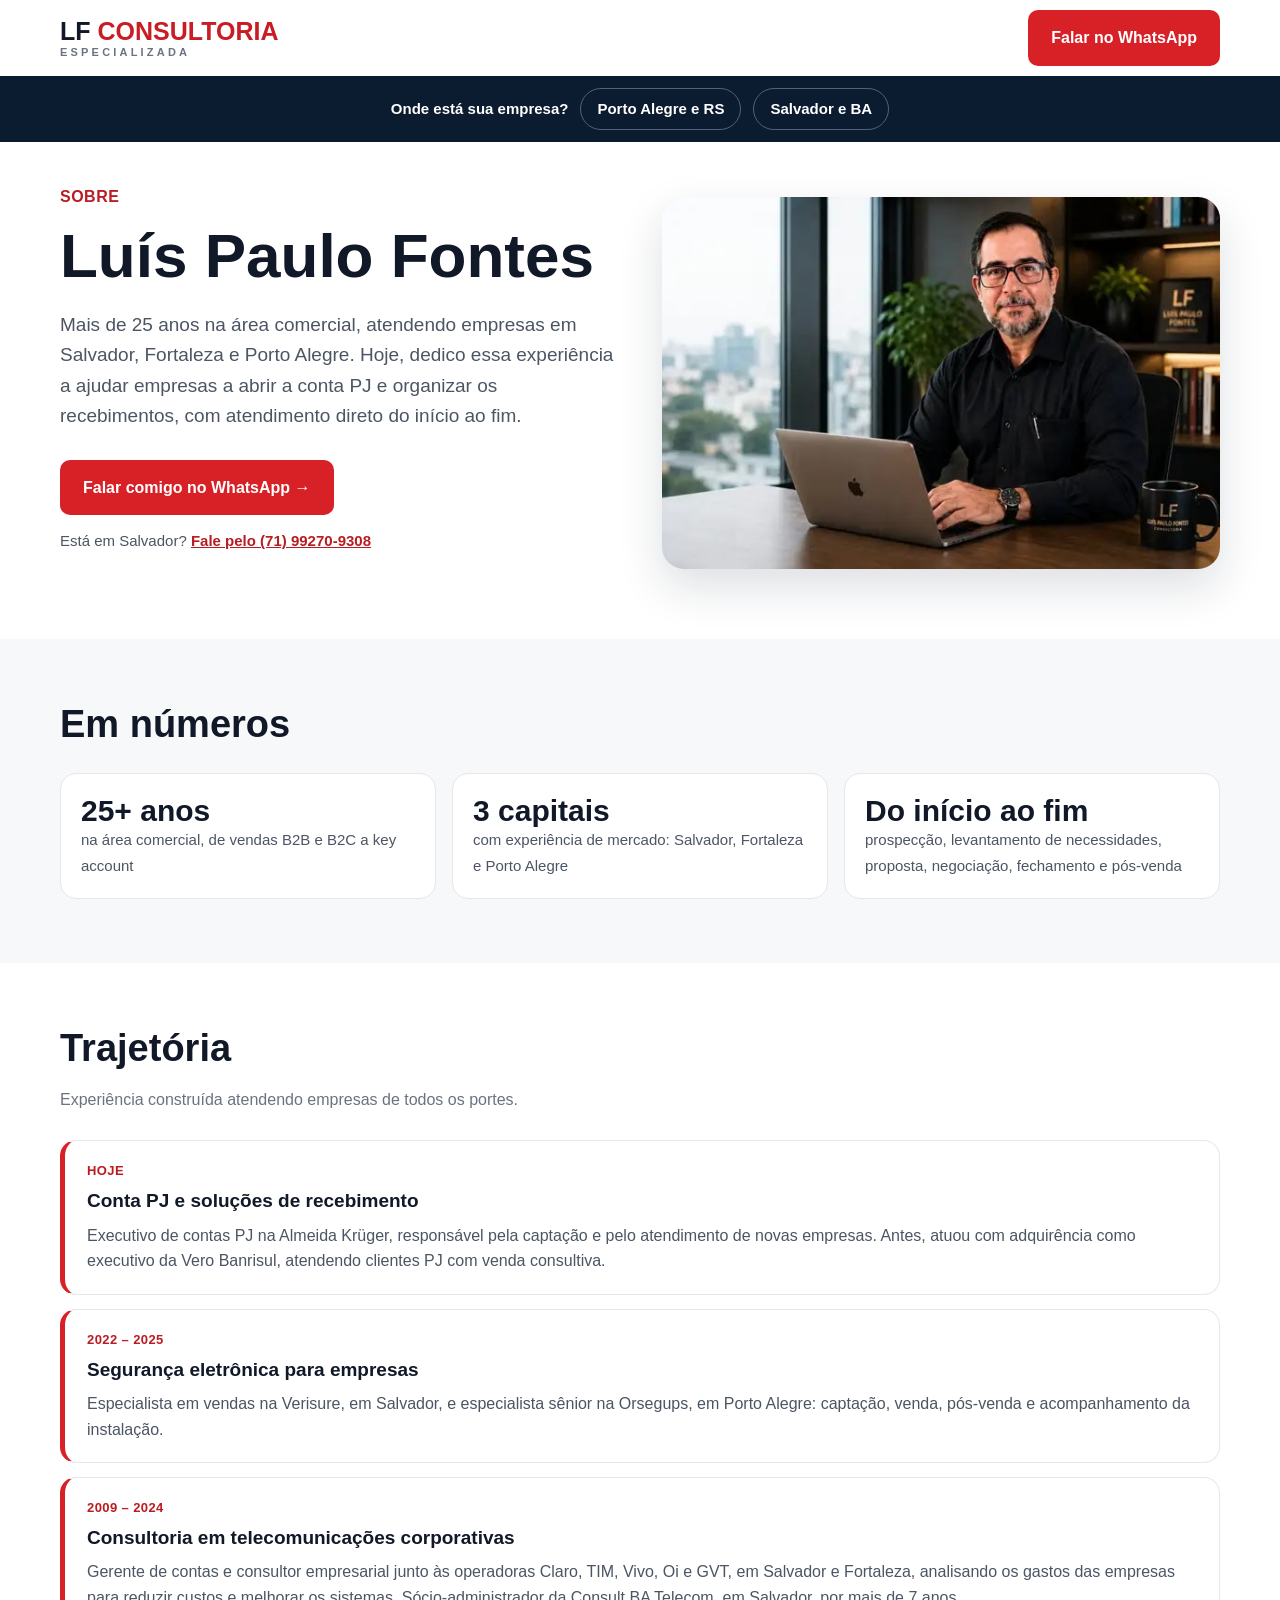
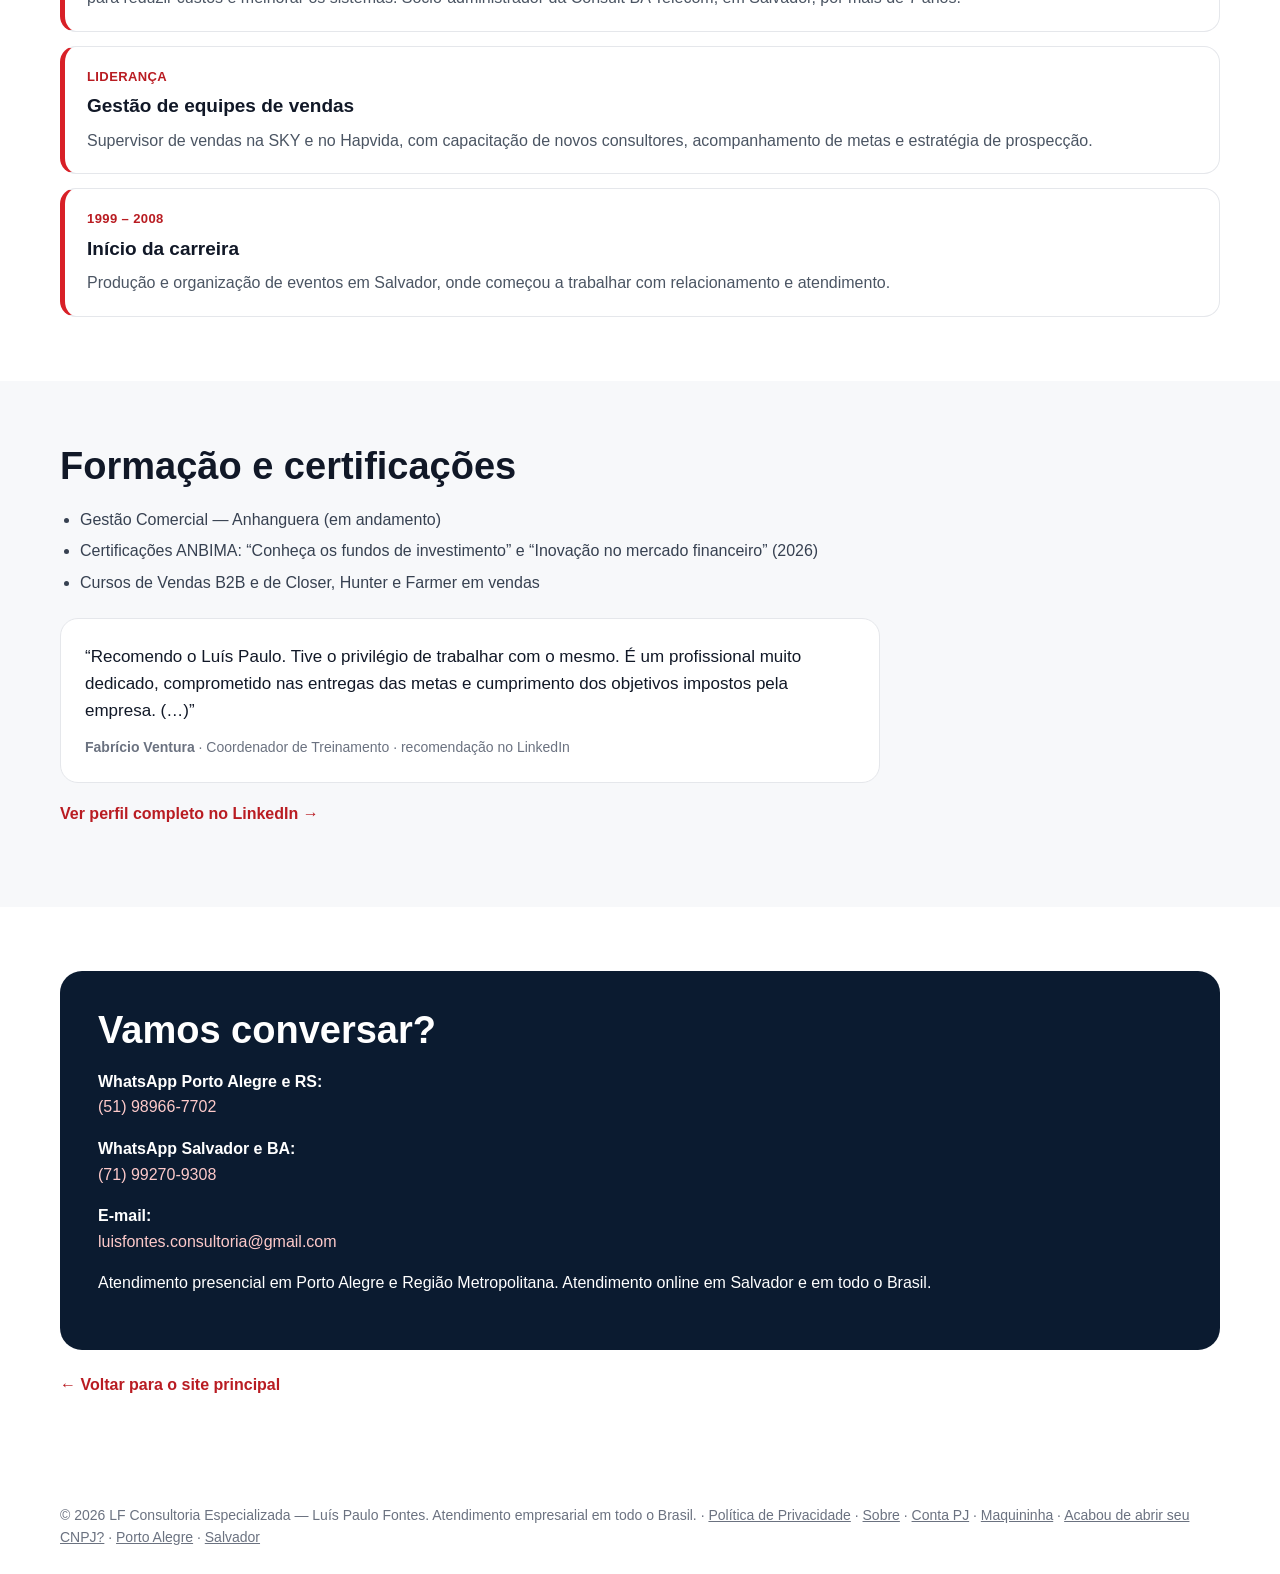
<file: sobre/index.html>
<!doctype html><html lang="pt-BR"><head><meta charset="utf-8"><meta name="viewport" content="width=device-width,initial-scale=1"><title>Sobre Luís Paulo Fontes | LF Consultoria Especializada</title><meta name="description" content="Luís Paulo Fontes: mais de 25 anos na área comercial, atendendo empresas em Salvador, Fortaleza e Porto Alegre. Hoje, orientação para conta PJ e soluções de recebimento."><link rel="canonical" href="https://luisfontesconsultoria-hub.github.io/luisfontes.consultoria.github/sobre/"><meta name="theme-color" content="#0b1b30"><link rel="icon" href="data:image/svg+xml,%3Csvg%20xmlns%3D%22http%3A//www.w3.org/2000/svg%22%20viewBox%3D%220%200%2064%2064%22%3E%3Crect%20width%3D%2264%22%20height%3D%2264%22%20rx%3D%2212%22%20fill%3D%22%230b1b30%22/%3E%3Ctext%20x%3D%2232%22%20y%3D%2243%22%20font-family%3D%22Arial%2CHelvetica%2Csans-serif%22%20font-size%3D%2230%22%20font-weight%3D%22900%22%20text-anchor%3D%22middle%22%20fill%3D%22%23fff%22%3EL%3Ctspan%20fill%3D%22%23d82027%22%3EF%3C/tspan%3E%3C/text%3E%3C/svg%3E"><meta property="og:type" content="profile"><meta property="og:locale" content="pt_BR"><meta property="og:site_name" content="LF Consultoria Especializada"><meta property="og:url" content="https://luisfontesconsultoria-hub.github.io/luisfontes.consultoria.github/sobre/"><meta property="og:title" content="Sobre Luís Paulo Fontes | LF Consultoria Especializada"><meta property="og:description" content="Luís Paulo Fontes: mais de 25 anos na área comercial, atendendo empresas em Salvador, Fortaleza e Porto Alegre. Hoje, orientação para conta PJ e soluções de recebimento."><meta property="og:image" content="https://luisfontesconsultoria-hub.github.io/luisfontes.consultoria.github/og-image.jpg"><meta name="twitter:card" content="summary_large_image"><script type="application/ld+json">{"@context":"https://schema.org","@type":"ProfilePage","url":"https://luisfontesconsultoria-hub.github.io/luisfontes.consultoria.github/sobre/","name":"Sobre Luís Paulo Fontes | LF Consultoria Especializada","inLanguage":"pt-BR","mainEntity":{"@type":"Person","name":"Luís Paulo Fontes","jobTitle":"Executivo de contas PJ","worksFor":[{"@id":"https://luisfontesconsultoria-hub.github.io/luisfontes.consultoria.github/#empresa"},{"@type":"Organization","name":"Almeida Krüger"}],"sameAs":["https://www.linkedin.com/in/luis-paulo-fontes-da-silva-oliveira-146855129"]}}</script><script async src="https://www.googletagmanager.com/gtag/js?id=AW-17752633586"></script><script>window.dataLayer=window.dataLayer||[];function gtag(){dataLayer.push(arguments)}gtag('js',new Date());gtag('config','AW-17752633586');function conv(){gtag('event','conversion',{send_to:'AW-17752633586/MYgbCPb__N4cEPLhjpFC',value:1,currency:'BRL'})}</script><style>*{box-sizing:border-box}body{margin:0;font-family:Arial,Helvetica,sans-serif;color:#111827;line-height:1.6}a{text-decoration:none}.wrap{width:min(1160px,calc(100% - 32px));margin:auto}header{height:76px;display:flex;align-items:center;justify-content:space-between}.brand{font-size:25px;font-weight:900}.brand span{color:#c91c24}.btn{display:inline-block;background:#d82027;color:#fff;font-weight:800;padding:15px 23px;border-radius:10px}.hero{padding:42px 0 58px}.hero-grid{display:grid;grid-template-columns:1fr 1fr;gap:44px;align-items:center}.tag{font-size:16px;font-weight:900;letter-spacing:.5px;color:#b91c22}.hero h1{font-size:clamp(40px,5vw,62px);line-height:1.04;margin:14px 0 22px}.hero p{font-size:19px;color:#4b5563;max-width:570px;margin-bottom:28px}.photo{overflow:hidden;border-radius:22px;background:#f3f4f6;box-shadow:0 18px 45px #0b1b3024}.photo img{display:block;width:100%;height:auto;aspect-ratio:3/2;object-fit:cover}.section{padding:64px 0}.alt{background:#f7f8fa}h2{font-size:38px;line-height:1.15;margin:0 0 8px}.muted{color:#6b7280}.cards{display:grid;grid-template-columns:repeat(3,1fr);gap:22px;margin-top:28px}.card{background:#fff;border:1px solid #e5e7eb;border-radius:18px;padding:25px;box-shadow:0 8px 24px #0000000d}.card h3{font-size:21px;margin:0 0 10px}.card p{color:#4b5563}.contact{background:#0b1b30;color:#fff;border-radius:22px;padding:38px}.contact h2{color:#fff}.contact a{color:#fecaca}.socials{display:flex;flex-wrap:wrap;gap:10px;margin:22px 0}.socials a{color:#fff;border:1px solid #526176;padding:8px 12px;border-radius:8px}.faq{max-width:860px;margin-top:24px}.faq details{border:1px solid #e5e7eb;border-radius:14px;background:#fff;margin:0 0 12px}.faq summary{cursor:pointer;list-style:none;padding:18px 52px 18px 22px;font-weight:800;font-size:18px;position:relative}.faq summary::-webkit-details-marker{display:none}.faq summary::after{content:"+";position:absolute;right:22px;top:50%;transform:translateY(-50%);font-size:26px;font-weight:400;color:#d82027}.faq details[open] summary::after{content:"−"}.faq summary:focus-visible{outline:3px solid #111827;outline-offset:2px;border-radius:14px}.faq details p{margin:0;padding:0 22px 20px;color:#4b5563}.cities{background:#0b1b30;color:#fff}.cities .wrap{display:flex;align-items:center;justify-content:center;gap:12px;flex-wrap:wrap;padding:12px 0}.cities .q{font-weight:800;font-size:15px}.cities a{display:inline-block;color:#fff;border:1px solid #526176;border-radius:999px;padding:8px 16px;font-weight:800;font-size:15px}.cities a:hover{border-color:#fff}.cities a.on{background:#d82027;border-color:#d82027}.cities a:focus-visible{outline:3px solid #fff;outline-offset:2px}@media(max-width:800px){.cities .wrap{gap:8px;padding:10px 0}.cities .q{width:100%;text-align:center;font-size:14px}.cities a{font-size:14px;padding:8px 14px}}.footer{padding:26px 0;color:#6b7280;font-size:14px}.footer a{color:#6b7280;text-decoration:underline}.wa-float{display:none}@media(max-width:800px){.wrap{width:min(100% - 26px,1160px)}header{height:68px}.brand{font-size:22px}header .btn{display:none}.hero{padding:25px 0 42px}.hero-grid,.cards{grid-template-columns:1fr}.hero h1{font-size:42px}.hero p{font-size:17px}.photo{order:-1}.wa-float{display:block;position:fixed;left:13px;right:13px;bottom:12px;z-index:50;text-align:center;box-shadow:0 10px 28px #0b1b3059;opacity:0;transform:translateY(16px);pointer-events:none;transition:opacity .25s,transform .25s}.wa-float.show{opacity:1;transform:none;pointer-events:auto}body{padding-bottom:78px}.section{padding:48px 0}h2{font-size:32px}}.brand{line-height:1.05}.brand small{display:block;font-size:11px;letter-spacing:3.2px;color:#6b7280;font-weight:800;margin-top:3px}.reviews-head{display:flex;align-items:center;gap:14px;flex-wrap:wrap;margin:8px 0 6px}.score{font-size:40px;font-weight:900;line-height:1}.stars{color:#f5b301;letter-spacing:2px;font-size:20px}.reviews{display:grid;grid-template-columns:repeat(3,1fr);gap:18px;margin-top:26px}.review{background:#fff;border:1px solid #e5e7eb;border-radius:18px;padding:22px;margin:0;display:flex;flex-direction:column;gap:12px;box-shadow:0 8px 24px #0000000d}.review blockquote{margin:0;color:#111827;font-size:16px;line-height:1.55}.review figcaption{margin-top:auto;color:#6b7280;font-size:14px}.review figcaption strong{color:#111827}.rv-links{margin-top:22px;display:flex;gap:18px;flex-wrap:wrap}.rv-links a{color:#b91c22;font-weight:800}@media(max-width:800px){.reviews{grid-template-columns:1fr}.score{font-size:34px}}.dif{list-style:none;padding:0;margin:22px 0 0;display:flex;flex-wrap:wrap;gap:10px 18px}.dif li{font-weight:700;font-size:15px;color:#111827}.dif li::before{content:"✓";color:#d82027;font-weight:900;margin-right:6px}.tl{list-style:none;padding:0;margin:28px 0 0;display:grid;gap:14px}.tl li{background:#fff;border:1px solid #e5e7eb;border-radius:16px;padding:20px 22px;border-left:5px solid #d82027}.tl .per{font-size:13px;font-weight:800;color:#b91c22;letter-spacing:.4px}.tl h3{margin:4px 0 6px;font-size:19px}.tl p{margin:0;color:#4b5563}.facts{display:grid;grid-template-columns:repeat(3,1fr);gap:16px;margin-top:26px}.fact{background:#fff;border:1px solid #e5e7eb;border-radius:16px;padding:20px}.fact b{display:block;font-size:30px;line-height:1.1;color:#111827}.fact span{color:#4b5563;font-size:15px}.quote{background:#fff;border:1px solid #e5e7eb;border-radius:18px;padding:24px;margin:22px 0 0;max-width:820px}.quote blockquote{margin:0;font-size:17px;line-height:1.6}.quote figcaption{margin-top:12px;color:#6b7280;font-size:14px}.alt2 a{color:#b91c22;font-weight:800;text-decoration:underline}.list{margin:18px 0 0;padding-left:20px;color:#374151}.list li{margin:6px 0}.back{color:#b91c22;font-weight:700}@media(max-width:800px){.facts{grid-template-columns:1fr}}</style></head><body><header class="wrap"><a class="brand" href="../" style="color:#111827">LF <span>CONSULTORIA</span><small>ESPECIALIZADA</small></a><a class="btn" href="https://wa.me/5551989667702?text=Ol%C3%A1%2C%20Lu%C3%ADs%20Paulo.%20Vim%20pela%20p%C3%A1gina%20Sobre%20e%20quero%20falar%20sobre%20minha%20empresa." target="_blank" rel="noopener" onclick="conv()">Falar no WhatsApp</a></header><nav class="cities" aria-label="Escolha sua cidade"><div class="wrap"><span class="q">Onde está sua empresa?</span><a href="../porto-alegre/">Porto Alegre e RS</a><a href="../salvador/">Salvador e BA</a></div></nav><main><section class="hero"><div class="wrap hero-grid"><div><div class="tag">SOBRE</div><h1>Luís Paulo Fontes</h1><p>Mais de 25 anos na área comercial, atendendo empresas em Salvador, Fortaleza e Porto Alegre. Hoje, dedico essa experiência a ajudar empresas a abrir a conta PJ e organizar os recebimentos, com atendimento direto do início ao fim.</p><a class="btn" href="https://wa.me/5551989667702?text=Ol%C3%A1%2C%20Lu%C3%ADs%20Paulo.%20Vim%20pela%20p%C3%A1gina%20Sobre%20e%20quero%20falar%20sobre%20minha%20empresa." target="_blank" rel="noopener" onclick="conv()">Falar comigo no WhatsApp →</a><p class="alt2" style="margin-top:14px;font-size:15px">Está em Salvador? <a href="https://wa.me/5571992709308?text=Ol%C3%A1%2C%20Lu%C3%ADs%20Paulo.%20Sou%20de%20Salvador%2C%20vim%20pela%20p%C3%A1gina%20Sobre%20e%20quero%20falar%20sobre%20minha%20empresa." target="_blank" rel="noopener" onclick="conv()">Fale pelo (71) 99270-9308</a></p></div><div class="photo"><img src="../og-image.jpg" alt="Luís Paulo Fontes em atendimento empresarial" width="600" height="400" fetchpriority="high"></div></div></section><section class="section alt"><div class="wrap"><h2>Em números</h2><div class="facts"><div class="fact"><b>25+ anos</b><span>na área comercial, de vendas B2B e B2C a key account</span></div><div class="fact"><b>3 capitais</b><span>com experiência de mercado: Salvador, Fortaleza e Porto Alegre</span></div><div class="fact"><b>Do início ao fim</b><span>prospecção, levantamento de necessidades, proposta, negociação, fechamento e pós-venda</span></div></div></div></section><section class="section"><div class="wrap"><h2>Trajetória</h2><p class="muted">Experiência construída atendendo empresas de todos os portes.</p><ol class="tl"><li><div class="per">HOJE</div><h3>Conta PJ e soluções de recebimento</h3><p>Executivo de contas PJ na Almeida Krüger, responsável pela captação e pelo atendimento de novas empresas. Antes, atuou com adquirência como executivo da Vero Banrisul, atendendo clientes PJ com venda consultiva.</p></li><li><div class="per">2022 – 2025</div><h3>Segurança eletrônica para empresas</h3><p>Especialista em vendas na Verisure, em Salvador, e especialista sênior na Orsegups, em Porto Alegre: captação, venda, pós-venda e acompanhamento da instalação.</p></li><li><div class="per">2009 – 2024</div><h3>Consultoria em telecomunicações corporativas</h3><p>Gerente de contas e consultor empresarial junto às operadoras Claro, TIM, Vivo, Oi e GVT, em Salvador e Fortaleza, analisando os gastos das empresas para reduzir custos e melhorar os sistemas. Sócio-administrador da Consult BA Telecom, em Salvador, por mais de 7 anos.</p></li><li><div class="per">LIDERANÇA</div><h3>Gestão de equipes de vendas</h3><p>Supervisor de vendas na SKY e no Hapvida, com capacitação de novos consultores, acompanhamento de metas e estratégia de prospecção.</p></li><li><div class="per">1999 – 2008</div><h3>Início da carreira</h3><p>Produção e organização de eventos em Salvador, onde começou a trabalhar com relacionamento e atendimento.</p></li></ol></div></section><section class="section alt"><div class="wrap"><h2>Formação e certificações</h2><ul class="list"><li>Gestão Comercial — Anhanguera (em andamento)</li><li>Certificações ANBIMA: “Conheça os fundos de investimento” e “Inovação no mercado financeiro” (2026)</li><li>Cursos de Vendas B2B e de Closer, Hunter e Farmer em vendas</li></ul><figure class="quote"><blockquote>“Recomendo o Luís Paulo. Tive o privilégio de trabalhar com o mesmo. É um profissional muito dedicado, comprometido nas entregas das metas e cumprimento dos objetivos impostos pela empresa. (…)”</blockquote><figcaption><strong>Fabrício Ventura</strong> · Coordenador de Treinamento · recomendação no LinkedIn</figcaption></figure><p class="rv-links" style="margin-top:18px"><a href="https://www.linkedin.com/in/luis-paulo-fontes-da-silva-oliveira-146855129" target="_blank" rel="noopener" style="color:#b91c22;font-weight:800">Ver perfil completo no LinkedIn →</a></p></div></section><section class="section"><div class="wrap"><div class="contact"><h2>Vamos conversar?</h2><p><strong>WhatsApp Porto Alegre e RS:</strong><br><a href="https://wa.me/5551989667702?text=Ol%C3%A1%2C%20Lu%C3%ADs%20Paulo.%20Vim%20pela%20p%C3%A1gina%20Sobre%20e%20quero%20falar%20sobre%20minha%20empresa." target="_blank" rel="noopener" onclick="conv()">(51) 98966-7702</a></p><p><strong>WhatsApp Salvador e BA:</strong><br><a href="https://wa.me/5571992709308?text=Ol%C3%A1%2C%20Lu%C3%ADs%20Paulo.%20Sou%20de%20Salvador%2C%20vim%20pela%20p%C3%A1gina%20Sobre%20e%20quero%20falar%20sobre%20minha%20empresa." target="_blank" rel="noopener" onclick="conv()">(71) 99270-9308</a></p><p><strong>E-mail:</strong><br><a href="mailto:luisfontes.consultoria@gmail.com">luisfontes.consultoria@gmail.com</a></p><p>Atendimento presencial em Porto Alegre e Região Metropolitana. Atendimento online em Salvador e em todo o Brasil.</p></div><p style="margin-top:22px"><a class="back" href="../">← Voltar para o site principal</a></p></div></section></main><footer class="wrap footer">© 2026 LF Consultoria Especializada — Luís Paulo Fontes. Atendimento empresarial em todo o Brasil. · <a href="../privacidade.html">Política de Privacidade</a> · <a href="../sobre/">Sobre</a> · <a href="../conta-pj/">Conta PJ</a> · <a href="../maquininha/">Maquininha</a> · <a href="../cnpj-novo/">Acabou de abrir seu CNPJ?</a> · <a href="../porto-alegre/">Porto Alegre</a> · <a href="../salvador/">Salvador</a></footer><a class="btn wa-float" href="https://wa.me/5551989667702?text=Ol%C3%A1%2C%20Lu%C3%ADs%20Paulo.%20Vim%20pela%20p%C3%A1gina%20Sobre%20e%20quero%20falar%20sobre%20minha%20empresa." target="_blank" rel="noopener" onclick="conv()">Falar no WhatsApp</a><script>(function(){var f=document.querySelector(".wa-float");if(!f)return;function u(){f.classList.toggle("show",window.scrollY>520)}window.addEventListener("scroll",u,{passive:true});u()})();</script><script src="../sdr-bridge.js" defer></script></body></html>
</file>
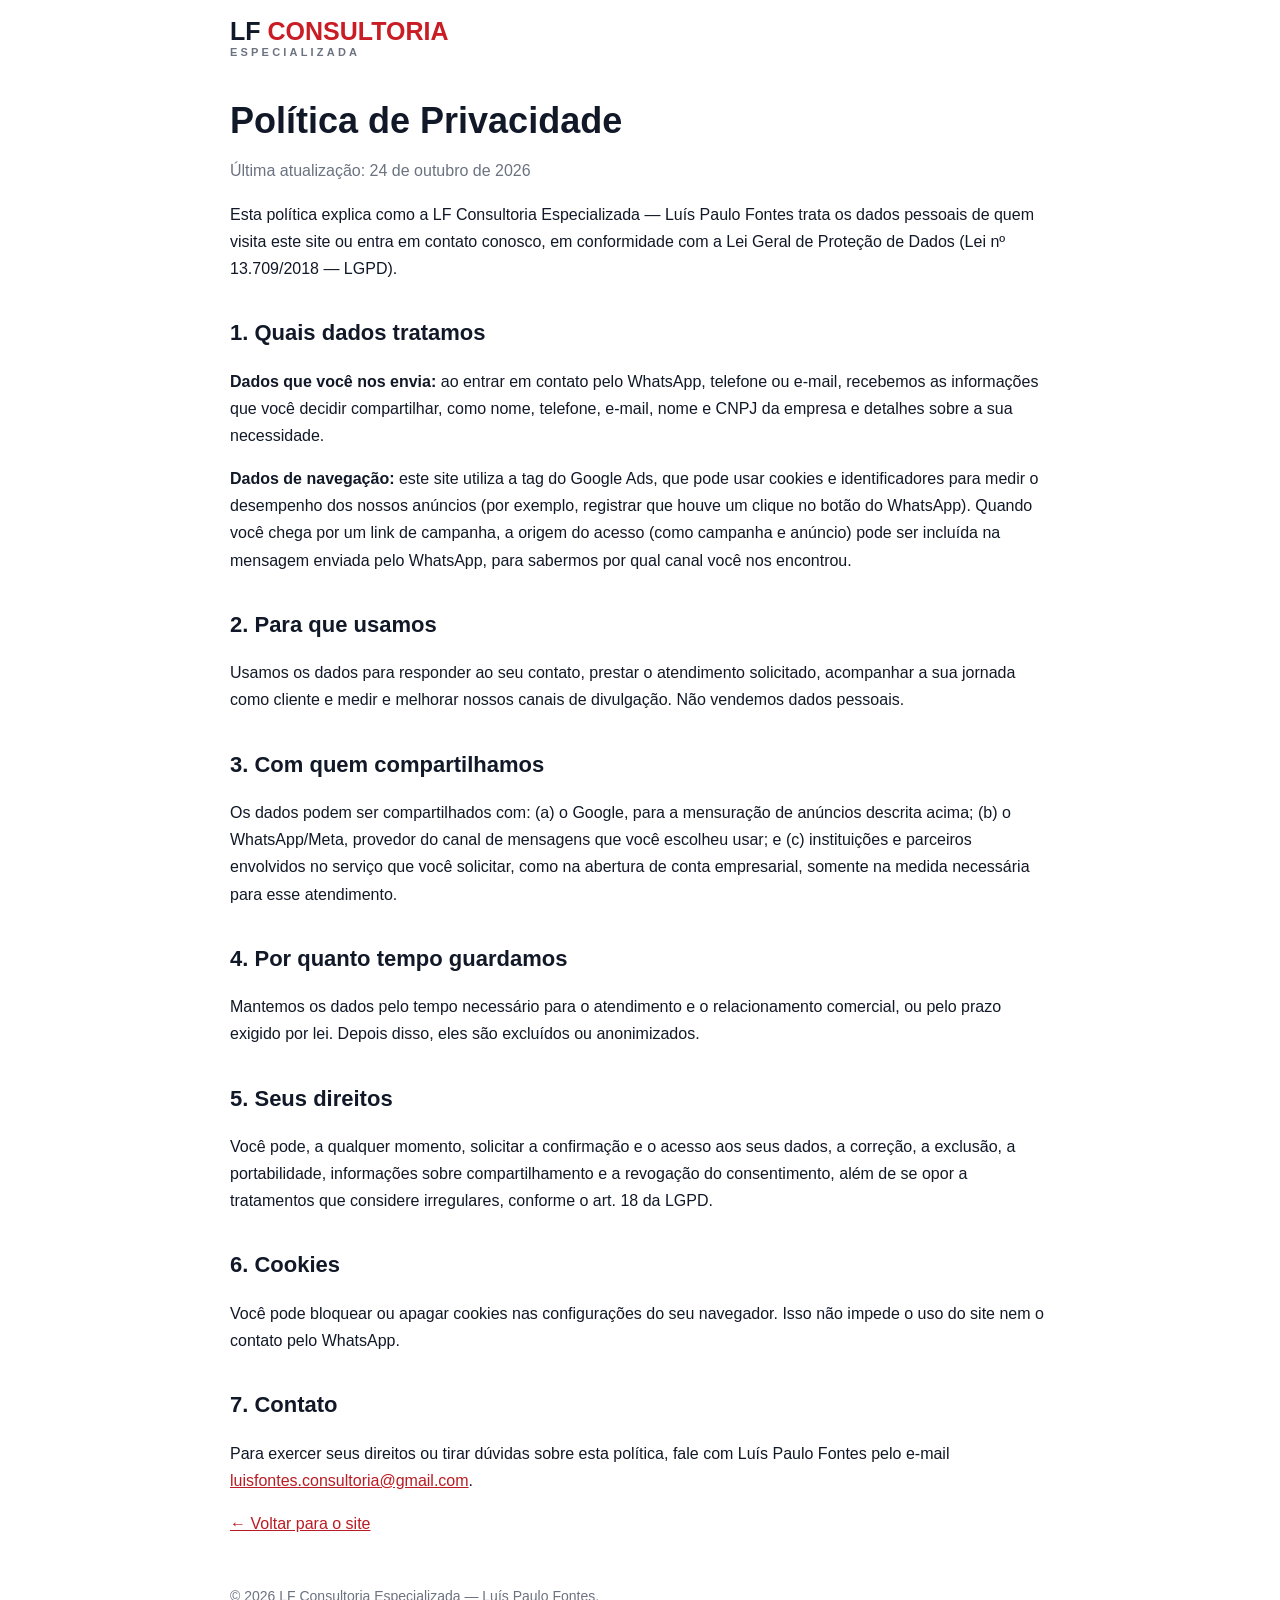
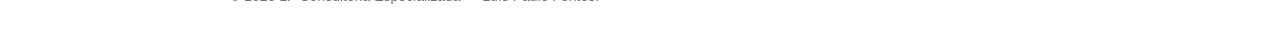
<file: privacidade.html>
<!doctype html><html lang="pt-BR"><head><meta charset="utf-8"><meta name="viewport" content="width=device-width,initial-scale=1"><title>Política de Privacidade | LF Consultoria Especializada</title><meta name="description" content="Como a LF Consultoria Especializada trata os dados pessoais de quem entra em contato pelo site."><link rel="canonical" href="https://luisfontesconsultoria-hub.github.io/luisfontes.consultoria.github/privacidade.html"><meta name="theme-color" content="#0b1b30"><style>*{box-sizing:border-box}body{margin:0;font-family:Arial,Helvetica,sans-serif;color:#111827;line-height:1.7;background:#fff}a{color:#b91c22}.wrap{width:min(820px,calc(100% - 32px));margin:auto}header{height:76px;display:flex;align-items:center}.brand{font-size:25px;font-weight:900;color:#111827;text-decoration:none}.brand span{color:#c91c24}h1{font-size:36px;line-height:1.15;margin:24px 0 6px}h2{font-size:22px;margin:32px 0 6px}.muted{color:#6b7280}footer{padding:32px 0;color:#6b7280;font-size:14px}.brand{line-height:1.05}.brand small{display:block;font-size:11px;letter-spacing:3.2px;color:#6b7280;font-weight:800;margin-top:3px}</style></head><body><header class="wrap"><a class="brand" href="./">LF <span>CONSULTORIA</span><small>ESPECIALIZADA</small></a></header><main class="wrap">
<h1>Política de Privacidade</h1>
<p class="muted">Última atualização: 24 de outubro de 2026</p>

<p>Esta política explica como a LF Consultoria Especializada — Luís Paulo Fontes trata os dados pessoais de quem visita este site ou entra em contato conosco, em conformidade com a Lei Geral de Proteção de Dados (Lei nº 13.709/2018 — LGPD).</p>

<h2>1. Quais dados tratamos</h2>
<p><strong>Dados que você nos envia:</strong> ao entrar em contato pelo WhatsApp, telefone ou e-mail, recebemos as informações que você decidir compartilhar, como nome, telefone, e-mail, nome e CNPJ da empresa e detalhes sobre a sua necessidade.</p>
<p><strong>Dados de navegação:</strong> este site utiliza a tag do Google Ads, que pode usar cookies e identificadores para medir o desempenho dos nossos anúncios (por exemplo, registrar que houve um clique no botão do WhatsApp). Quando você chega por um link de campanha, a origem do acesso (como campanha e anúncio) pode ser incluída na mensagem enviada pelo WhatsApp, para sabermos por qual canal você nos encontrou.</p>

<h2>2. Para que usamos</h2>
<p>Usamos os dados para responder ao seu contato, prestar o atendimento solicitado, acompanhar a sua jornada como cliente e medir e melhorar nossos canais de divulgação. Não vendemos dados pessoais.</p>

<h2>3. Com quem compartilhamos</h2>
<p>Os dados podem ser compartilhados com: (a) o Google, para a mensuração de anúncios descrita acima; (b) o WhatsApp/Meta, provedor do canal de mensagens que você escolheu usar; e (c) instituições e parceiros envolvidos no serviço que você solicitar, como na abertura de conta empresarial, somente na medida necessária para esse atendimento.</p>

<h2>4. Por quanto tempo guardamos</h2>
<p>Mantemos os dados pelo tempo necessário para o atendimento e o relacionamento comercial, ou pelo prazo exigido por lei. Depois disso, eles são excluídos ou anonimizados.</p>

<h2>5. Seus direitos</h2>
<p>Você pode, a qualquer momento, solicitar a confirmação e o acesso aos seus dados, a correção, a exclusão, a portabilidade, informações sobre compartilhamento e a revogação do consentimento, além de se opor a tratamentos que considere irregulares, conforme o art. 18 da LGPD.</p>

<h2>6. Cookies</h2>
<p>Você pode bloquear ou apagar cookies nas configurações do seu navegador. Isso não impede o uso do site nem o contato pelo WhatsApp.</p>

<h2>7. Contato</h2>
<p>Para exercer seus direitos ou tirar dúvidas sobre esta política, fale com Luís Paulo Fontes pelo e-mail <a href="mailto:luisfontes.consultoria@gmail.com">luisfontes.consultoria@gmail.com</a>.</p>

<p><a href="./">← Voltar para o site</a></p>
</main><footer class="wrap">© 2026 LF Consultoria Especializada — Luís Paulo Fontes.</footer></body></html>
</file>
<file: consulta-cnpj/style.css>
*{box-sizing:border-box}html{scroll-behavior:smooth}body{margin:0;font-family:Arial,Helvetica,sans-serif;background:#06111f;color:#edf5ff;line-height:1.5}.top{height:72px;padding:0 6%;display:flex;align-items:center;justify-content:space-between;border-bottom:1px solid #1b344e;background:#06111fee;position:sticky;top:0;z-index:5;backdrop-filter:blur(10px)}a{text-decoration:none;color:inherit}.brand{font-size:22px;font-weight:900}.brand b{color:#2587ec;margin-left:5px}.top nav{display:flex;gap:25px;color:#afc2d7;font-size:14px}.hero{min-height:570px;padding:85px 8%;display:grid;grid-template-columns:1.1fr .9fr;gap:60px;align-items:center;background:radial-gradient(circle at 82% 25%,#0d4f9855,transparent 34%),linear-gradient(135deg,#06111f,#071d38)}.tag{font-size:12px;letter-spacing:.13em;color:#3f9cf4;font-weight:900}.hero h1{font-size:clamp(42px,6vw,70px);line-height:1.02;margin:15px 0}.hero h1 em{font-style:normal;color:#2389f0}.hero p{font-size:19px;color:#a9bbd0;max-width:650px}.hero form{margin-top:30px;max-width:680px}.hero label{display:block;font-weight:bold;margin-bottom:8px}.row{display:flex;gap:10px}.row input{flex:1;min-width:0;background:#0a1b30;border:1px solid #345271;color:white;border-radius:11px;padding:16px;font-size:18px;outline:0}.row input:focus{border-color:#2389f0}.row button,.actions button{border:0;border-radius:10px;padding:0 22px;background:#1679e8;color:white;font-weight:800;cursor:pointer}.row button:disabled{opacity:.6}.hero small{color:#728aa4}.status{min-height:25px;margin-top:12px;color:#76dda7}.status.error{color:#ff8585}.terminal{background:#08192c;border:1px solid #2b4b6d;border-radius:18px;padding:20px;box-shadow:0 20px 65px #0006}.dots{color:#3f9cf4;font-size:11px}.dots span{color:#7189a3;margin-left:10px}.terminal pre,.json{color:#8ee7ad;white-space:pre-wrap;word-break:break-word;font:13px/1.6 ui-monospace,monospace}.section{padding:65px 8%;border-top:1px solid #17314b}.hidden{display:none}.head{display:flex;justify-content:space-between;align-items:center;gap:20px;margin-bottom:25px}.head h2{font-size:34px;margin:5px 0}.actions{display:flex;gap:9px}.actions button{height:42px;background:#10243b;border:1px solid #2a4a68}.summary{display:grid;grid-template-columns:repeat(4,1fr);gap:14px;margin-bottom:16px}.summary div,.card{background:#0b1e33;border:1px solid #213d5a;border-radius:13px;padding:17px}.summary .label{color:#7e95ad;font-size:11px;text-transform:uppercase}.summary .value{font-weight:800;margin-top:4px;overflow-wrap:anywhere}.cards{display:grid;grid-template-columns:repeat(2,1fr);gap:15px}.card h3{margin:0 0 12px;color:#4ca4fa;font-size:16px}.kv{display:grid;grid-template-columns:34% 1fr;gap:10px;padding:8px 0;border-top:1px solid #17324e}.kv:first-child{border-top:0}.key{color:#7e96ae;font-size:13px;overflow-wrap:anywhere}.val{overflow-wrap:anywhere}.nested{border-left:2px solid #24557e;padding-left:12px;margin-top:8px}.json{background:#030a13;border:1px solid #1b3854;border-radius:13px;padding:22px;max-height:650px;overflow:auto}.muted{color:#8096ac;font-size:13px}footer{padding:30px 8%;border-top:1px solid #17314b;color:#8197ae;display:flex;justify-content:space-between}@media(max-width:850px){.hero{grid-template-columns:1fr;padding:60px 6%}.summary{grid-template-columns:repeat(2,1fr)}.cards{grid-template-columns:1fr}.section{padding:50px 6%}}@media(max-width:560px){.top nav{display:none}.row{flex-direction:column}.row button{height:52px}.summary{grid-template-columns:1fr}.head{align-items:flex-start;flex-direction:column}.actions{width:100%}.actions button{flex:1}footer{flex-direction:column;gap:8px}}
</file>
